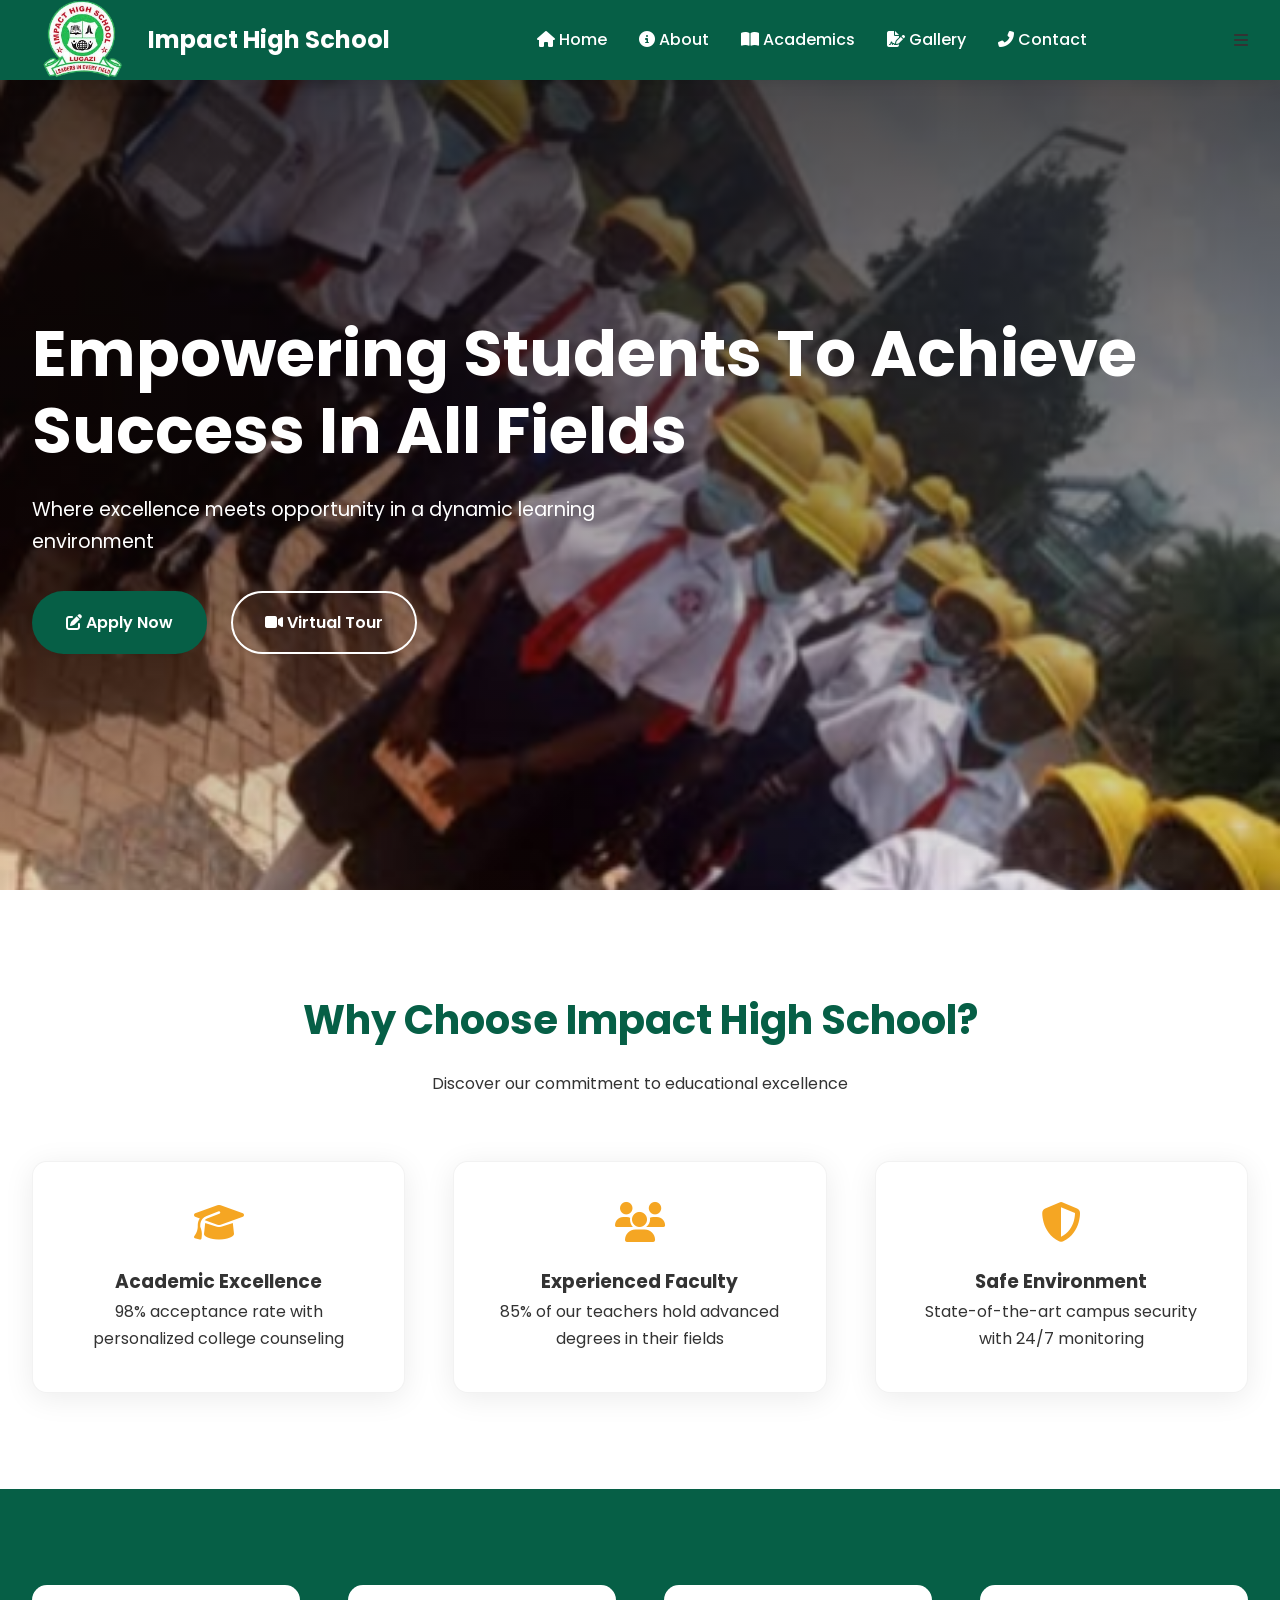
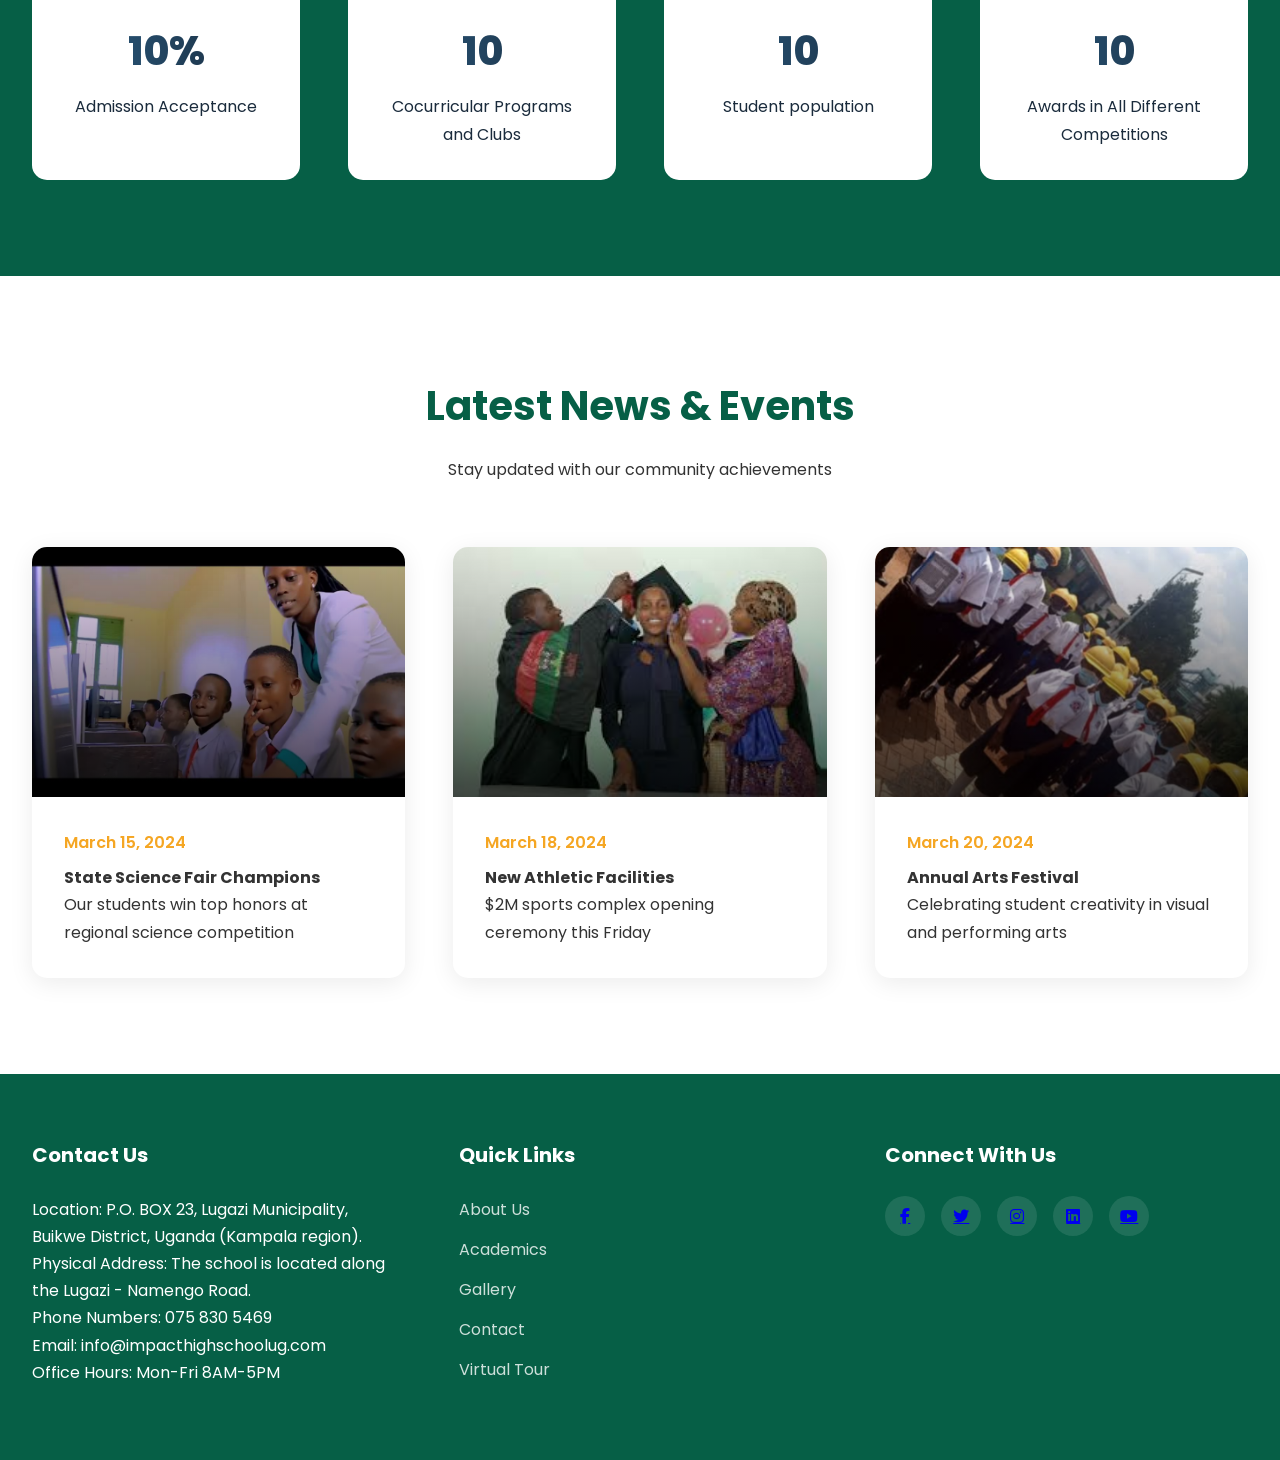
<file: old_version/index.html>
<!DOCTYPE html>
<html lang="en">
<head>
    <meta charset="UTF-8">
    <meta name="viewport" content="width=device-width, initial-scale=1.0">
    <title>Impact High School - Excellence in Education</title>
    <link rel="stylesheet" href="https://cdnjs.cloudflare.com/ajax/libs/font-awesome/6.4.0/css/all.min.css">
    <link rel="stylesheet" href="https://fonts.googleapis.com/css2?family=Poppins:wght@300;400;600;700&display=swap">
    <style>
        :root {
            --primary: #2A5C82;
            --secondary: #F5A623;
            --accent:#1A2B3C ;
            --dark:  #065f46;
            --light: white;
            --text: #333;
        }

        * {
            margin: 0;
            padding: 0;
            box-sizing: border-box;
        }

        body {
            font-family: 'Poppins', sans-serif;
            line-height: 1.7;
            color: var(--text);
            background: var(--light);
            overflow-x: hidden;
        }

        /* Header Styles */
        .header {
            background: var(--dark);
            position: sticky;
            top: 0;
            box-shadow: 0 2px 15px rgba(0,0,0,0.1);
            z-index: 1000;
            
        }

        .nav-container {
            max-width: 1400px;
            margin: 0 auto;
            padding: 0 2rem;
            display: flex;
            justify-content: space-between;
            align-items: center;
            height: 80px;
        }

        .logo {
            display: flex;
            align-items: center;
            gap: 1rem;
            text-decoration: none;
        }

        .logo img {
            height: 100px;
            width: auto;
        }

        .logo-text {
            color: white;
            font-size: 1.5rem;
            font-weight: 700;
        }
        
        .logo:hover .logo-text::after {
            transform: scaleX(1);
        }

        /* Main Navigation */
        .main-nav {
            display: flex;
            gap: 2rem;
            align-items: center;
            transition: all 0.3s ease;
        }

        .nav-link {
            color: white;
            text-decoration: none;
            position: relative;
            padding: 0.5rem 0;
            font-weight: 500;
            transition: color 0.3s ease;
        }

        .nav-link::after {
            content: '';
            position: absolute;
            bottom: 0;
            left: 0;
            width: 0;
            height: 2px;
            background: var(--secondary);
            transition: width 0.3s ease;
        }

        .nav-link:hover::after {
            width: 100%;
        }

        /* Hero Section */
       .hero {
            position: relative;
            height: 90vh;
            overflow: hidden;
            display: flex;
            align-items: center;
            color: white;
            position: relative;
            overflow: hidden;
        }

        .slideshow {
            position: absolute;
            top: 0;
            left: 0;
            width: 100%;
            height: 100%;
        }

        .slide {
            position: absolute;
            width: 100%;
            height: 100%;
            background-size: cover;
            background-position: center;
            opacity: 0;
            transition: opacity 1s ease-in-out;
        }

        .slide.active {
            opacity: 1;
        }

        .hero-overlay {
            position: absolute;
            top: 0;
            left: 0;
            width: 100%;
            height: 100%;
            background: linear-gradient(rgba(12,9,9,0.7), rgba(12,9,9,0.1)) ;
        }

        .hero-content {
            max-width: 1400px;
            margin: 0 auto;
            padding: 2rem;
            position: relative;
            z-index: 1;
            animation: float 3s ease-in-out infinite;
        }
        
        @keyframes float {
            0%, 100% { transform: translateY(0); }
            50% { transform: translateY(-20px); }
        }

        .hero h1 {
            font-size: 4rem;
            margin-bottom: 1.5rem;
            line-height: 1.2;
        }

        .hero p {
            font-size: 1.2rem;
            margin-bottom: 2rem;
            max-width: 600px;
        }

        .cta-buttons {
            display: flex;
            gap: 1.5rem;
            margin-top: 2rem;
        }

        .btn {
            padding: 1rem 2rem;
            border-radius: 50px;
            text-decoration: none;
            font-weight: 600;
            transition: all 0.3s ease;
            border: 2px solid transparent;
        }

        .btn-primary {
            background:var(--dark);
            color: white;
            
        }

        .btn-primary:hover {
            transform: translateY(-2px);
            box-shadow: 0 5px 15px rgba(245,166,35,0.3);
        }

        .btn-outline {
            border-color: white;
            color: white;
        }

        .btn-outline:hover {
            background: white;
            color: var(--primary);
        }


        /* Features Section */
        .features {
            padding: 6rem 2rem;
            background: white;
        }

        .section-title {
            text-align: center;
            margin-bottom: 4rem;
        }

        .section-title h2 {
            font-size: 2.5rem;
            color: var(--dark);
            margin-bottom: 1rem;
        }

        .grid {
            display: grid;
            grid-template-columns: repeat(auto-fit, minmax(300px, 1fr));
            gap: 3rem;
            max-width: 1400px;
            margin: 0 auto;
        }

        .feature-card {
            padding: 2.5rem;
            border-radius: 15px;
            background: white;
            text-align: center;
            transition: all 0.3s ease;
            box-shadow: 0 5px 30px rgba(0,0,0,0.08);
            border: 1px solid rgba(0,0,0,0.05);
        }

        .feature-card:hover {
            transform: translateY(-10px);
            box-shadow: 0 15px 40px rgba(0,0,0,0.5);
        }

        .feature-icon {
            font-size: 2.5rem;
            color: var(--secondary);
            margin-bottom: 1.5rem;
        }

        /* Stats Section */
        .stats {
            padding: 6rem 2rem;
            background: var(--dark);
            color:white;
        }

        .stats-grid {
            display: grid;
            grid-template-columns: repeat(auto-fit, minmax(250px, 1fr));
            gap: 3rem;
            max-width: 1400px;
            margin: 0 auto;
        }

        .stat-item {
            text-align: center;
            color:var(--accent);
            padding: 2rem;
            background: rgba(255,255,255,1);
            border-radius: 15px;
            backdrop-filter: blur(10px);
            opacity: 0;
            transform: translateX(-50px);
            animation: slideIn 0.8s ease-out forwards;
        }

        .stat-item:nth-child(1) { animation-delay: 0.2s; }
        .stat-item:nth-child(2) { animation-delay: 0.4s; }
        .stat-item:nth-child(3) { animation-delay: 0.6s; }
        .stat-item:nth-child(4) { animation-delay: 0.8s; }

        @keyframes slideIn {
            to {
                opacity: 1;
                transform: translateX(0);
            }
        }

        .stat-number {
            font-size: 2.5rem;
            font-weight: 800;
            
            margin-bottom: 0.5rem;
            background: linear-gradient(to right, var(--primary), var(--accent));
            -webkit-background-clip: text;
            -webkit-text-fill-color: transparent;
        }

        /* News Section */
        .news-section {
            padding: 6rem 2rem;
            background: var(--light);
        }

        .news-grid {
            display: grid;
            grid-template-columns: repeat(auto-fit, minmax(350px, 1fr));
            gap: 3rem;
            max-width: 1400px;
            margin: 0 auto;
        }

        .news-card {
            border-radius: 15px;
            overflow: hidden;
            box-shadow: 0 5px 25px rgba(0,0,0,0.08);
            transition: all 0.3s ease;
            background: white;
        }

        .news-card:hover {
            transform: translateY(-10px);
            box-shadow: 0 15px 40px rgba(0,0,0,0.1);
        }

        .news-image {
            height: 250px;
            background-size: cover;
            background-position: center;
            position: relative;
        }

        .news-image::after {
            content: '';
            position: absolute;
            top: 0;
            left: 0;
            right: 0;
            bottom: 0;
            background: linear-gradient(to top, rgba(0,0,0,0.7), transparent);
        }

        .news-content {
            padding: 2rem;
        }

        .news-date {
            color: var(--secondary);
            font-weight: 600;
            margin-bottom: 0.5rem;
        }

        /* Footer */
        .footer {
            background: var(--dark);
            color: white;
            padding: 4rem 2rem;
        }

        .footer-content {
            max-width: 1400px;
            margin: 0 auto;
            display: grid;
            grid-template-columns: repeat(auto-fit, minmax(250px, 1fr));
            gap: 4rem;
        }

        .footer-section h3 {
            color: white;
            margin-bottom: 1.5rem;
            font-size: 1.25rem;
        }

        .footer-links {
            list-style: none;
        }

        .footer-links li {
            margin-bottom: 0.8rem;
        }

        .footer-links a {
            color: rgba(255,255,255,0.8);
            text-decoration: none;
            transition: all 0.3s ease;
        }

        .footer-links a:hover {
            color: var(--secondary);
            padding-left: 5px;
        }

        .social-links {
            display: flex;
            gap: 1rem;
            margin-top: 1rem;
        }

        .social-links a {
            width: 40px;
            height: 40px;
            border-radius: 50%;
            background: rgba(255,255,255,0.1);
            display: flex;
            align-items: center;
            justify-content: center;
            transition: all 0.3s ease;
        }

        .social-links a:hover {
            background: var(--secondary);
            transform: translateY(-3px);
        }

        /* Responsive Design */
        @media (max-width: 768px) {
            .hero h1 {
                font-size: 2.5rem;
            }

            .main-nav {
                position: fixed;
                top: 80px;
                right: -100%;
                background: var(--dark);
                flex-direction: column;
                width: 100%;
                padding: 2rem;
                transition: right 0.3s ease;
            }

            .main-nav.active {
                right: 0;
            }

            .hamburger {
                display: block;
                color: white;
                font-size: 1.5rem;
                cursor: pointer;
                transition: transform 0.3s ease;
            }

            .hamburger.active {
                transform: rotate(90deg);
            }
        }
         @media (max-width: 768px) {
            .nav-container {
                height: 80px;
                padding: 0 1.5rem;
            }
    
            .logo img {
                height: 60px;
            }
    
            .main-nav {
                top: 80px;
                backdrop-filter: blur(15px);
            
                padding: 2rem 1.5rem;
            }
    
            .nav-link {
                padding: 1rem 0;
                font-size: 1.1rem;
            }
        }
    </style>
</head>
<body>
    <header class="header">
        <nav class="nav-container">
            <a href="index.html" class="logo">
                <img src="pics/impactt.png" alt="Impact High School Logo">
                <span class="logo-text">Impact High School</span>
            </a>
           <div class="main-nav">
            <a href="index.html" class="nav-link">
                <i class="fas fa-home"></i>
                Home
            </a>
            <a href="about.html" class="nav-link">
                <i class="fas fa-info-circle"></i>
                About
            </a>
            <a href="academics.html" class="nav-link">
                <i class="fas fa-book-open"></i>
                Academics
            </a>
            <a href="gallery.html" class="nav-link">
                <i class="fas fa-file-signature"></i>
                Gallery
            </a>
            <a href="contact.html" class="nav-link">
                <i class="fas fa-phone-alt"></i>
                Contact
            </a>
        </div>
            <i class="fas fa-bars hamburger"></i>
        </nav>
    </header>

    <section class="hero">
        <div class="slideshow">
            <div class="slide active" style="background-image: url('pics/4.png')"></div>
            <div class="slide" style="background-image: url('pics/1.png')"></div>
            <div class="slide" style="background-image: url('pics/2.png')"></div>
        </div>
        <div class="hero-overlay"></div>
        <div class="hero-content">
            <h1>Empowering Students To Achieve Success In All Fields</h1>
            <p>Where excellence meets opportunity in a dynamic learning environment</p>
            <div class="cta-buttons">
            <a href="apply.html" class="btn btn-primary">
            <i class="fas fa-edit"></i>
            Apply Now
            </a>
            <a href="video.html" class="btn btn-outline">
            <i class="fas fa-video"></i>
            Virtual Tour
            </a>
            </div>
        </div>
            <!-- Existing hero content remains the same -->
    </section>


    <section class="features">
        <div class="section-title">
            <h2>Why Choose Impact High School?</h2>
            <p>Discover our commitment to educational excellence</p>
        </div>
        <div class="grid">
            <div class="feature-card">
                <i class="fas fa-graduation-cap feature-icon"></i>
                <h3>Academic Excellence</h3>
                <p>98% acceptance rate with personalized college counseling</p>
            </div>
            <div class="feature-card">
                <i class="fas fa-users feature-icon"></i>
                <h3>Experienced Faculty</h3>
                <p>85% of our teachers hold advanced degrees in their fields</p>
            </div>
            <div class="feature-card">
                <i class="fas fa-shield-alt feature-icon"></i>
                <h3>Safe Environment</h3>
                <p>State-of-the-art campus security with 24/7 monitoring</p>
            </div>
        </div>
    </section>

    <section class="stats">
        <div class="stats-grid">
            <div class="stat-item">
                <div class="stat-number">98%</div>
                <div>Admission Acceptance</div>
            </div>
            <div class="stat-item">
                <div class="stat-number">50+</div>
                <div>Cocurricular Programs and Clubs</div>
            </div>
            <div class="stat-item">
                <div class="stat-number">1000</div>
                <div>Student population</div>
            </div>
            <div class="stat-item">
                <div class="stat-number">35</div>
                <div>Awards in All Different Competitions</div>
            </div>
        </div>
    </section>

    <section class="news-section">
        <div class="section-title">
            <h2>Latest News & Events</h2>
            <p>Stay updated with our community achievements</p>
        </div>
        <div class="news-grid">
            <div class="news-card">
                <div class="news-image" style="background-image: url('pics/1.png')"></div>
                <div class="news-content">
                    <div class="news-date">March 15, 2024</div>
                    <h4>State Science Fair Champions</h4>
                    <p>Our students win top honors at regional science competition</p>
                </div>
            </div>
            <div class="news-card">
                <div class="news-image" style="background-image: url('pics/2.png')"></div>
                <div class="news-content">
                    <div class="news-date">March 18, 2024</div>
                    <h4>New Athletic Facilities</h4>
                    <p>$2M sports complex opening ceremony this Friday</p>
                </div>
            </div>
            <div class="news-card">
                <div class="news-image" style="background-image: url('pics/4.png')"></div>
                <div class="news-content">
                    <div class="news-date">March 20, 2024</div>
                    <h4>Annual Arts Festival</h4>
                    <p>Celebrating student creativity in visual and performing arts</p>
                </div>
            </div>
        </div>
    </section>

    <footer class="footer">
        <div class="footer-content">
            <div class="footer-section">
                <h3>Contact Us</h3>
                <p>Location: P.O. BOX 23, Lugazi Municipality, Buikwe District, Uganda (Kampala region).<br>
                Physical Address: The school is located along the Lugazi - Namengo Road.<br>
                Phone Numbers: 075 830 5469<br>
                Email: info@impacthighschoolug.com<br>
                Office Hours: Mon-Fri 8AM-5PM</p>
            </div>
            <div class="footer-section">
                <h3>Quick Links</h3>
                <ul class="footer-links">
                    <li><a href="about.html">About Us</a></li>
                    <li><a href="academics.html">Academics</a></li>
                    <li><a href="gallery.html">Gallery</a></li>
                    <li><a href="contact.html">Contact</a></li>
                    <li><a href="video.html">Virtual Tour</a></li>
                </ul>
            </div>
            <div class="footer-section">
                <h3>Connect With Us</h3>
                <div class="social-links">
                    <a href="https://www.facebook.com/p/Impact-high-school-lugazi-100064060272255/"><i class="fab fa-facebook-f"></i></a>
                    <a href="#"><i class="fab fa-twitter"></i></a>
                    <a href="https://www.instagram.com/impact_high_school_lugazi/"><i class="fab fa-instagram"></i></a>
                    <a href="https://ug.linkedin.com/company/impact-high-school-lugazi"><i class="fab fa-linkedin"></i></a>
                    <a href="https://www.youtube.com/watch?v=IFVZ60-DcK4"><i class="fab fa-youtube"></i></a>
                </div>
            </div>
        </div>
    </footer>

    <script>
         // Add slideshow functionality
        let currentSlide = 0;
        const slides = document.querySelectorAll('.slide');

        function nextSlide() {
            slides[currentSlide].classList.remove('active');
            currentSlide = (currentSlide + 1) % slides.length;
            slides[currentSlide].classList.add('active');
        }

        // Start slideshow and cycle every 5 seconds
        setInterval(nextSlide, 5000);

        // Existing JavaScript remains unchanged
           // Animated number counters
        document.addEventListener('DOMContentLoaded', () => {
            const counters = document.querySelectorAll('.stat-number');
            counters.forEach(counter => {
                const target = parseInt(counter.innerText);
                let count = 0;
                const updateCount = () => {
                    if (count < target) {
                        count++;
                        counter.innerText = count + (counter.innerText.includes('%') ? '%' : '');
                        setTimeout(updateCount, 150);
                    }
                }
                updateCount();
            });
        });
        
        // Enhanced Mobile Menu
        const hamburger = document.querySelector('.hamburger');
        const nav = document.querySelector('.main-nav');

        hamburger.addEventListener('click', () => {
            nav.classList.toggle('active');
            hamburger.classList.toggle('active');
        });

        // Smooth Scroll with Offset
        document.querySelectorAll('a[href^="#"]').forEach(anchor => {
            anchor.addEventListener('click', function(e) {
                e.preventDefault();
                const target = document.querySelector(this.getAttribute('href'));
                const headerOffset = 80;
                const elementPosition = target.getBoundingClientRect().top;
                const offsetPosition = elementPosition - headerOffset;

                window.scrollBy({
                    top: offsetPosition,
                    behavior: 'smooth'
                });
            });
        });

        // Intersection Observer for Animations
        const observer = new IntersectionObserver((entries) => {
            entries.forEach(entry => {
                if (entry.isIntersecting) {
                    entry.target.style.opacity = 1;
                    entry.target



.style.transform='translateY(0)';
}
});
},{threshold:0.1});

    document.querySelectorAll('.feature-card, .news-card, .stat-item').forEach(el => {
        el.style.opacity = 0;
        el.style.transform = 'translateY(30px)';
        observer.observe(el);
    });

    // Dynamic Year Update
    document.getElementById('current-year').textContent = new Date().getFullYear();
</script>

<script async type='module' src='https://interfaces.zapier.com/assets/web-components/zapier-interfaces/zapier-interfaces.esm.js'></script>
<zapier-interfaces-chatbot-embed is-popup='true' chatbot-id='cmks0upgf002irzj2km2b9cpo'></zapier-interfaces-chatbot-embed>
</file>
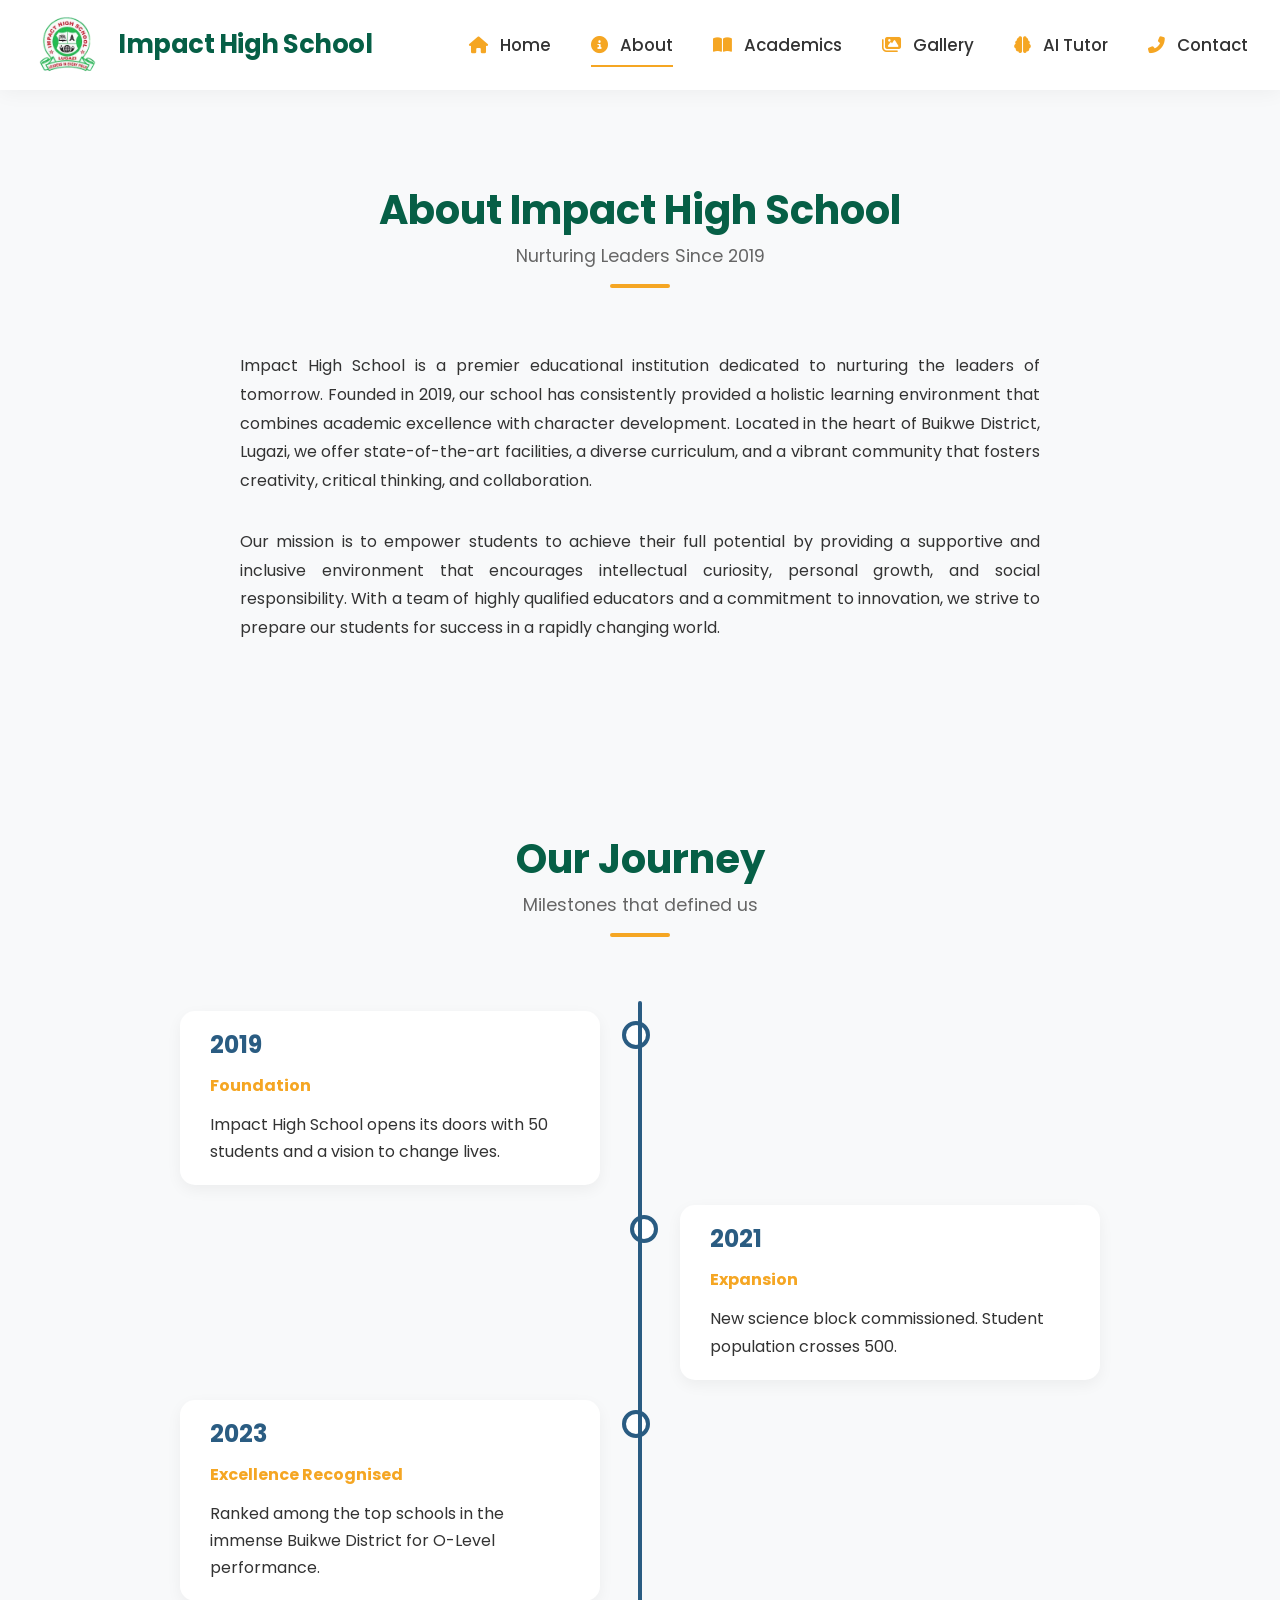
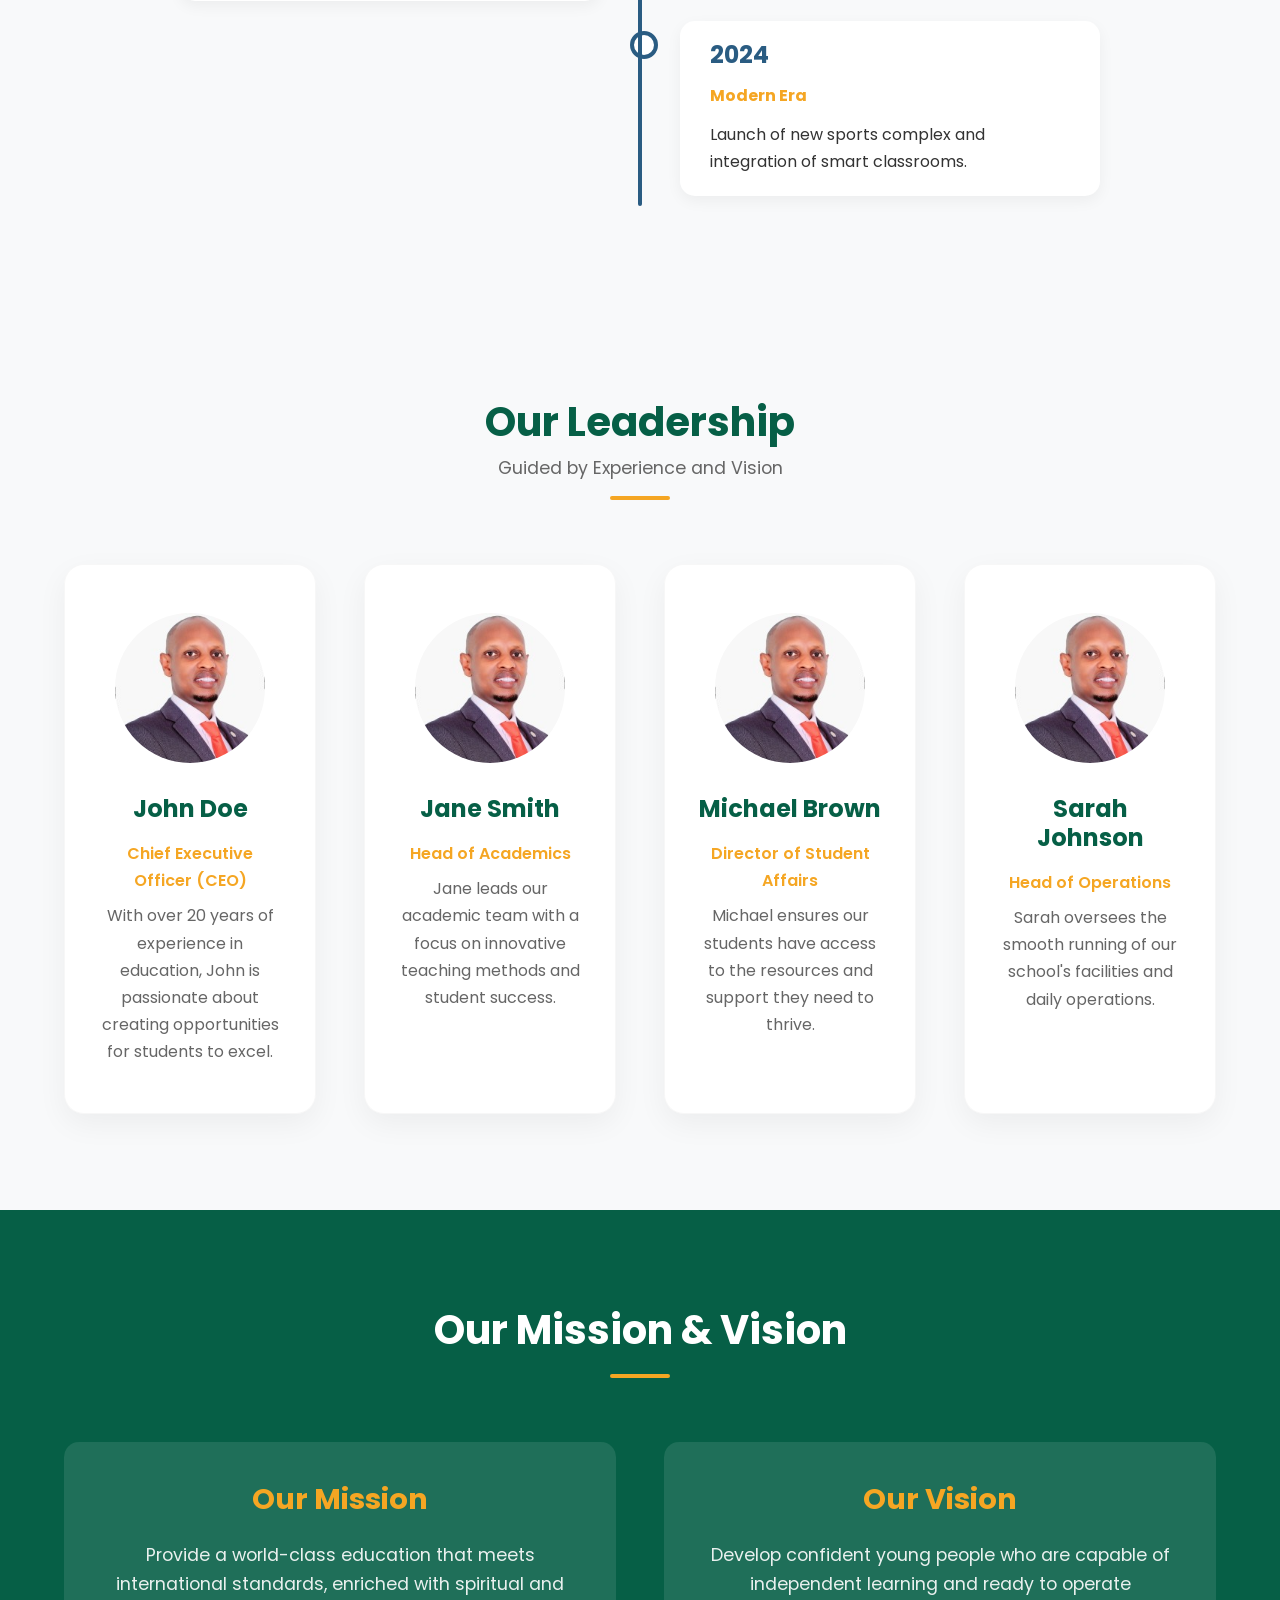
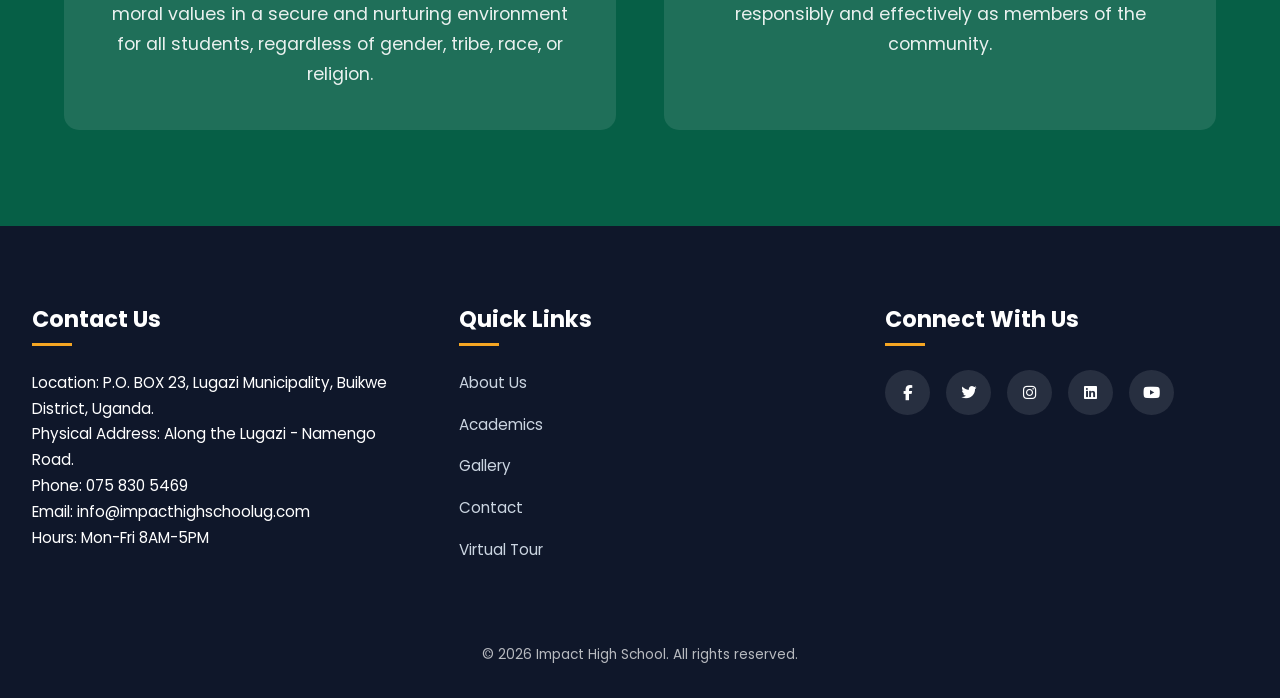
<file: about.html>
<!DOCTYPE html>
<html lang="en">

<head>
    <meta charset="UTF-8">
    <meta name="viewport" content="width=device-width, initial-scale=1.0">
    <title>About Us - Impact High School</title>
    <link rel="stylesheet" href="https://cdnjs.cloudflare.com/ajax/libs/font-awesome/6.4.0/css/all.min.css">
    <link rel="stylesheet"
        href="https://fonts.googleapis.com/css2?family=Poppins:wght@300;400;500;600;700&display=swap">
    <link rel="stylesheet" href="styles.css">
</head>

<body>
    <header class="header">
        <nav class="nav-container">
            <a href="index.html" class="logo">
                <img src="pics/impactt.png" alt="Impact High School Logo">
                <span class="logo-text">Impact High School</span>
            </a>
            <div class="main-nav">
                <a href="index.html" class="nav-link">
                    <i class="fas fa-home"></i>
                    Home
                </a>
                <a href="about.html" class="nav-link active">
                    <i class="fas fa-info-circle"></i>
                    About
                </a>
                <a href="academics.html" class="nav-link">
                    <i class="fas fa-book-open"></i>
                    Academics
                </a>
                <a href="gallery.html" class="nav-link">
                    <i class="fas fa-images"></i>
                    Gallery
                </a>
                <a href="learning-hub.html" class="nav-link">
                    <i class="fas fa-brain"></i>
                    AI Tutor
                </a>
                <a href="contact.html" class="nav-link">
                    <i class="fas fa-phone-alt"></i>
                    Contact
                </a>
            </div>
            <i class="fas fa-bars hamburger" role="button" aria-label="Toggle navigation" tabindex="0"></i>
        </nav>
    </header>

    <main>
        <section class="about-section" style="padding: 6rem 2rem;">
            <div class="container">
                <div class="section-title">
                    <h2>About Impact High School</h2>
                    <p>Nurturing Leaders Since 2019</p>
                </div>
                <div style="max-width: 800px; margin: 0 auto; text-align: justify; line-height: 1.8;">
                    <p style="margin-bottom: 2rem;">
                        Impact High School is a premier educational institution dedicated to nurturing the leaders of
                        tomorrow.
                        Founded in 2019, our school has consistently provided a holistic learning environment that
                        combines academic
                        excellence with character development. Located in the heart of Buikwe District, Lugazi, we offer
                        state-of-the-art
                        facilities, a diverse curriculum, and a vibrant community that fosters creativity, critical
                        thinking, and collaboration.
                    </p>
                    <p>
                        Our mission is to empower students to achieve their full potential by providing a supportive and
                        inclusive environment
                        that encourages intellectual curiosity, personal growth, and social responsibility. With a team
                        of highly qualified
                        educators and a commitment to innovation, we strive to prepare our students for success in a
                        rapidly changing world.
                    </p>
                </div>
            </div>
        </section>

        <!-- History Timeline -->
        <section class="history-section" style="padding: 6rem 0; background: #f8f9fa;">
            <div class="container">
                <div class="section-title">
                    <h2>Our Journey</h2>
                    <p>Milestones that defined us</p>
                </div>
                <div class="timeline">
                    <div class="timeline-item left">
                        <div class="timeline-content">
                            <h3>2019</h3>
                            <h4>Foundation</h4>
                            <p>Impact High School opens its doors with 50 students and a vision to change lives.</p>
                        </div>
                    </div>
                    <div class="timeline-item right">
                        <div class="timeline-content">
                            <h3>2021</h3>
                            <h4>Expansion</h4>
                            <p>New science block commissioned. Student population crosses 500.</p>
                        </div>
                    </div>
                    <div class="timeline-item left">
                        <div class="timeline-content">
                            <h3>2023</h3>
                            <h4>Excellence Recognised</h4>
                            <p>Ranked among the top schools in the immense Buikwe District for O-Level performance.</p>
                        </div>
                    </div>
                    <div class="timeline-item right">
                        <div class="timeline-content">
                            <h3>2024</h3>
                            <h4>Modern Era</h4>
                            <p>Launch of new sports complex and integration of smart classrooms.</p>
                        </div>
                    </div>
                </div>
            </div>
        </section>

        <section class="leadership-section" style="background: var(--light); padding: 6rem 2rem;">
            <div class="container">
                <div class="section-title">
                    <h2>Our Leadership</h2>
                    <p>Guided by Experience and Vision</p>
                </div>
                <div class="grid" style="grid-template-columns: repeat(auto-fit, minmax(250px, 1fr));">
                    <div class="leader-card feature-card">
                        <img src="pics/1728209172390.jpeg" alt="John Doe"
                            style="width: 150px; height: 150px; border-radius: 50%; object-fit: cover; margin-bottom: 1.5rem;">
                        <h3>John Doe</h3>
                        <p style="color: var(--secondary); font-weight: 600; margin-bottom: 0.5rem;">Chief Executive
                            Officer (CEO)</p>
                        <p>With over 20 years of experience in education, John is passionate about creating
                            opportunities for students to excel.</p>
                    </div>
                    <div class="leader-card feature-card">
                        <img src="pics/1728209172390.jpeg" alt="Jane Smith"
                            style="width: 150px; height: 150px; border-radius: 50%; object-fit: cover; margin-bottom: 1.5rem;">
                        <h3>Jane Smith</h3>
                        <p style="color: var(--secondary); font-weight: 600; margin-bottom: 0.5rem;">Head of Academics
                        </p>
                        <p>Jane leads our academic team with a focus on innovative teaching methods and student success.
                        </p>
                    </div>
                    <div class="leader-card feature-card">
                        <img src="pics/1728209172390.jpeg" alt="Michael Brown"
                            style="width: 150px; height: 150px; border-radius: 50%; object-fit: cover; margin-bottom: 1.5rem;">
                        <h3>Michael Brown</h3>
                        <p style="color: var(--secondary); font-weight: 600; margin-bottom: 0.5rem;">Director of Student
                            Affairs</p>
                        <p>Michael ensures our students have access to the resources and support they need to thrive.
                        </p>
                    </div>
                    <div class="leader-card feature-card">
                        <img src="pics/1728209172390.jpeg" alt="Sarah Johnson"
                            style="width: 150px; height: 150px; border-radius: 50%; object-fit: cover; margin-bottom: 1.5rem;">
                        <h3>Sarah Johnson</h3>
                        <p style="color: var(--secondary); font-weight: 600; margin-bottom: 0.5rem;">Head of Operations
                        </p>
                        <p>Sarah oversees the smooth running of our school's facilities and daily operations.</p>
                    </div>
                </div>
            </div>
        </section>

        <section class="mission-vision-section" style="padding: 6rem 2rem; background: var(--dark); color: white;">
            <div class="container">
                <div class="section-title">
                    <h2 style="color: white !important;">Our Mission & Vision</h2>
                </div>
                <div class="grid">
                    <div class="mission-vision-card"
                        style="background: rgba(255, 255, 255, 0.1); padding: 2.5rem; border-radius: 15px; text-align: center;">
                        <h3 style="color: var(--secondary); font-size: 1.8rem; margin-bottom: 1.5rem;">Our Mission</h3>
                        <p style="font-size: 1.1rem; opacity: 0.9;">
                            Provide a world-class education that meets international standards, enriched with spiritual
                            and moral values in a secure and nurturing environment for all students, regardless of
                            gender, tribe, race, or religion.
                        </p>
                    </div>
                    <div class="mission-vision-card"
                        style="background: rgba(255, 255, 255, 0.1); padding: 2.5rem; border-radius: 15px; text-align: center;">
                        <h3 style="color: var(--secondary); font-size: 1.8rem; margin-bottom: 1.5rem;">Our Vision</h3>
                        <p style="font-size: 1.1rem; opacity: 0.9;">
                            Develop confident young people who are capable of independent learning and ready to operate
                            responsibly and effectively as members of the community.
                        </p>
                    </div>
                </div>
            </div>
        </section>
    </main>

    <footer class="footer">
        <div class="footer-content">
            <div class="footer-section">
                <h3>Contact Us</h3>
                <p>Location: P.O. BOX 23, Lugazi Municipality, Buikwe District, Uganda.<br>
                    Physical Address: Along the Lugazi - Namengo Road.<br>
                    Phone: 075 830 5469<br>
                    Email: info@impacthighschoolug.com<br>
                    Hours: Mon-Fri 8AM-5PM</p>
            </div>
            <div class="footer-section">
                <h3>Quick Links</h3>
                <ul class="footer-links">
                    <li><a href="about.html">About Us</a></li>
                    <li><a href="academics.html">Academics</a></li>
                    <li><a href="gallery.html">Gallery</a></li>
                    <li><a href="contact.html">Contact</a></li>
                    <li><a href="video.html">Virtual Tour</a></li>
                </ul>
            </div>
            <div class="footer-section">
                <h3>Connect With Us</h3>
                <div class="social-links">
                    <a href="https://www.facebook.com/p/Impact-high-school-lugazi-100064060272255/"
                        aria-label="Facebook"><i class="fab fa-facebook-f"></i></a>
                    <a href="#" aria-label="Twitter"><i class="fab fa-twitter"></i></a>
                    <a href="https://www.instagram.com/impact_high_school_lugazi/" aria-label="Instagram"><i
                            class="fab fa-instagram"></i></a>
                    <a href="https://ug.linkedin.com/company/impact-high-school-lugazi" aria-label="LinkedIn"><i
                            class="fab fa-linkedin"></i></a>
                    <a href="https://www.youtube.com/watch?v=IFVZ60-DcK4" aria-label="YouTube"><i
                            class="fab fa-youtube"></i></a>
                </div>
            </div>
        </div>
        <div class="text-center" style="opacity: 0.7; font-size: 0.9em;">
            &copy; <span id="current-year"></span> Impact High School. All rights reserved.
        </div>
    </footer>

    <script src="scripts.js"></script>
    <script async type='module'
        src='https://interfaces.zapier.com/assets/web-components/zapier-interfaces/zapier-interfaces.esm.js'></script>
    <zapier-interfaces-chatbot-embed is-popup='true'
        chatbot-id='cmks0upgf002irzj2km2b9cpo'></zapier-interfaces-chatbot-embed>
</body>

</html>
</file>
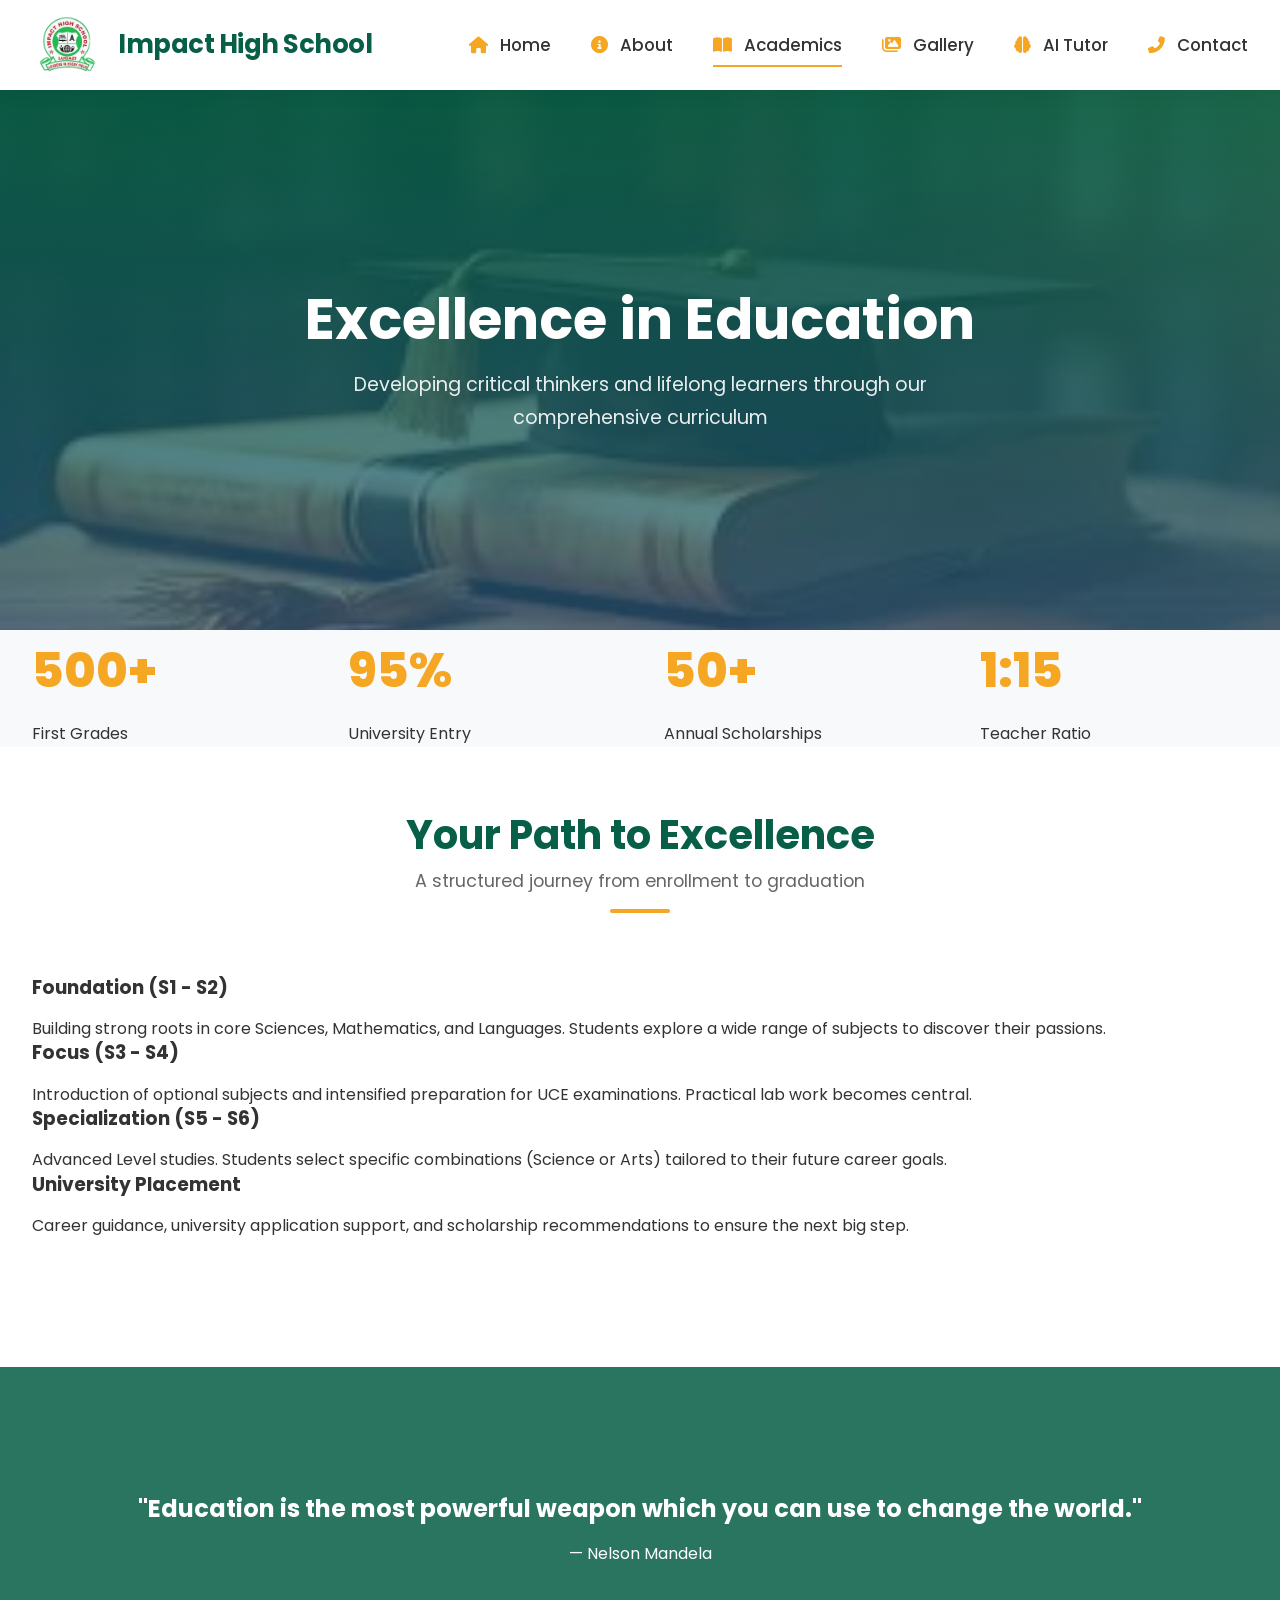
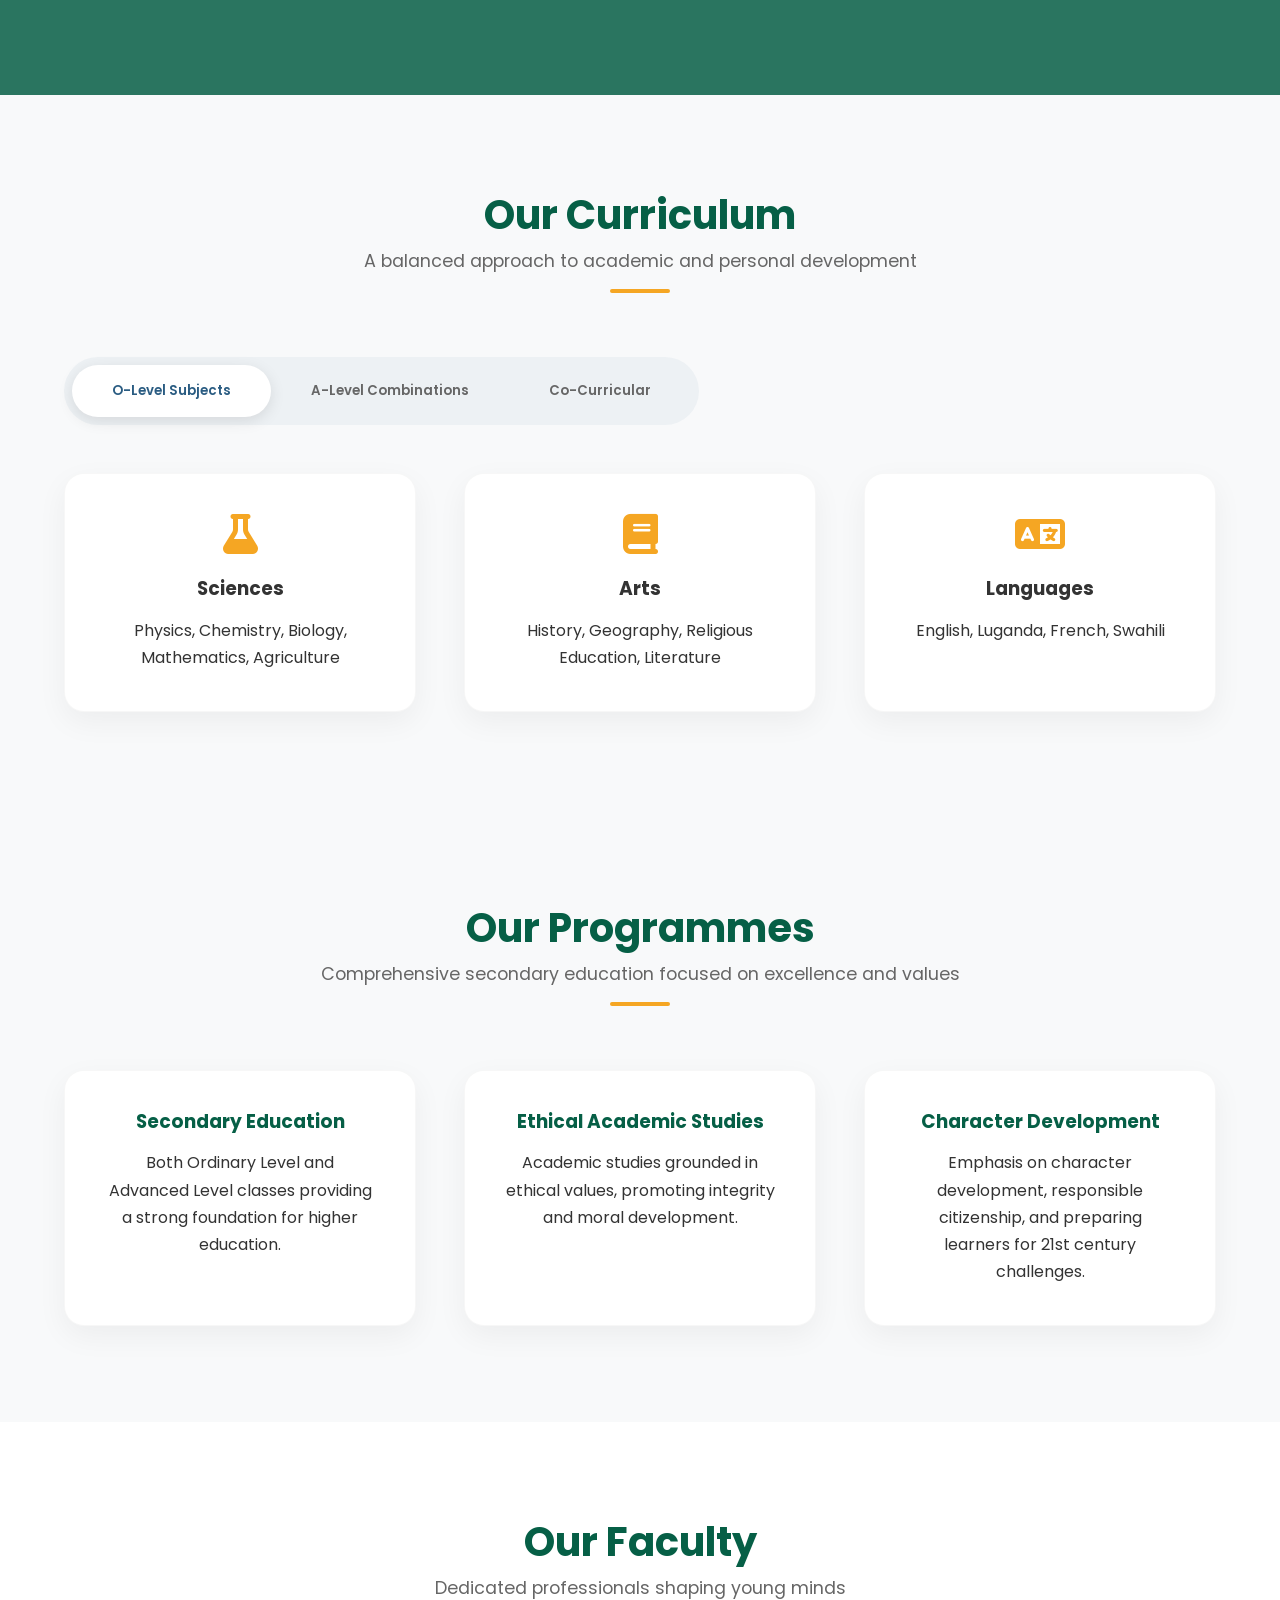
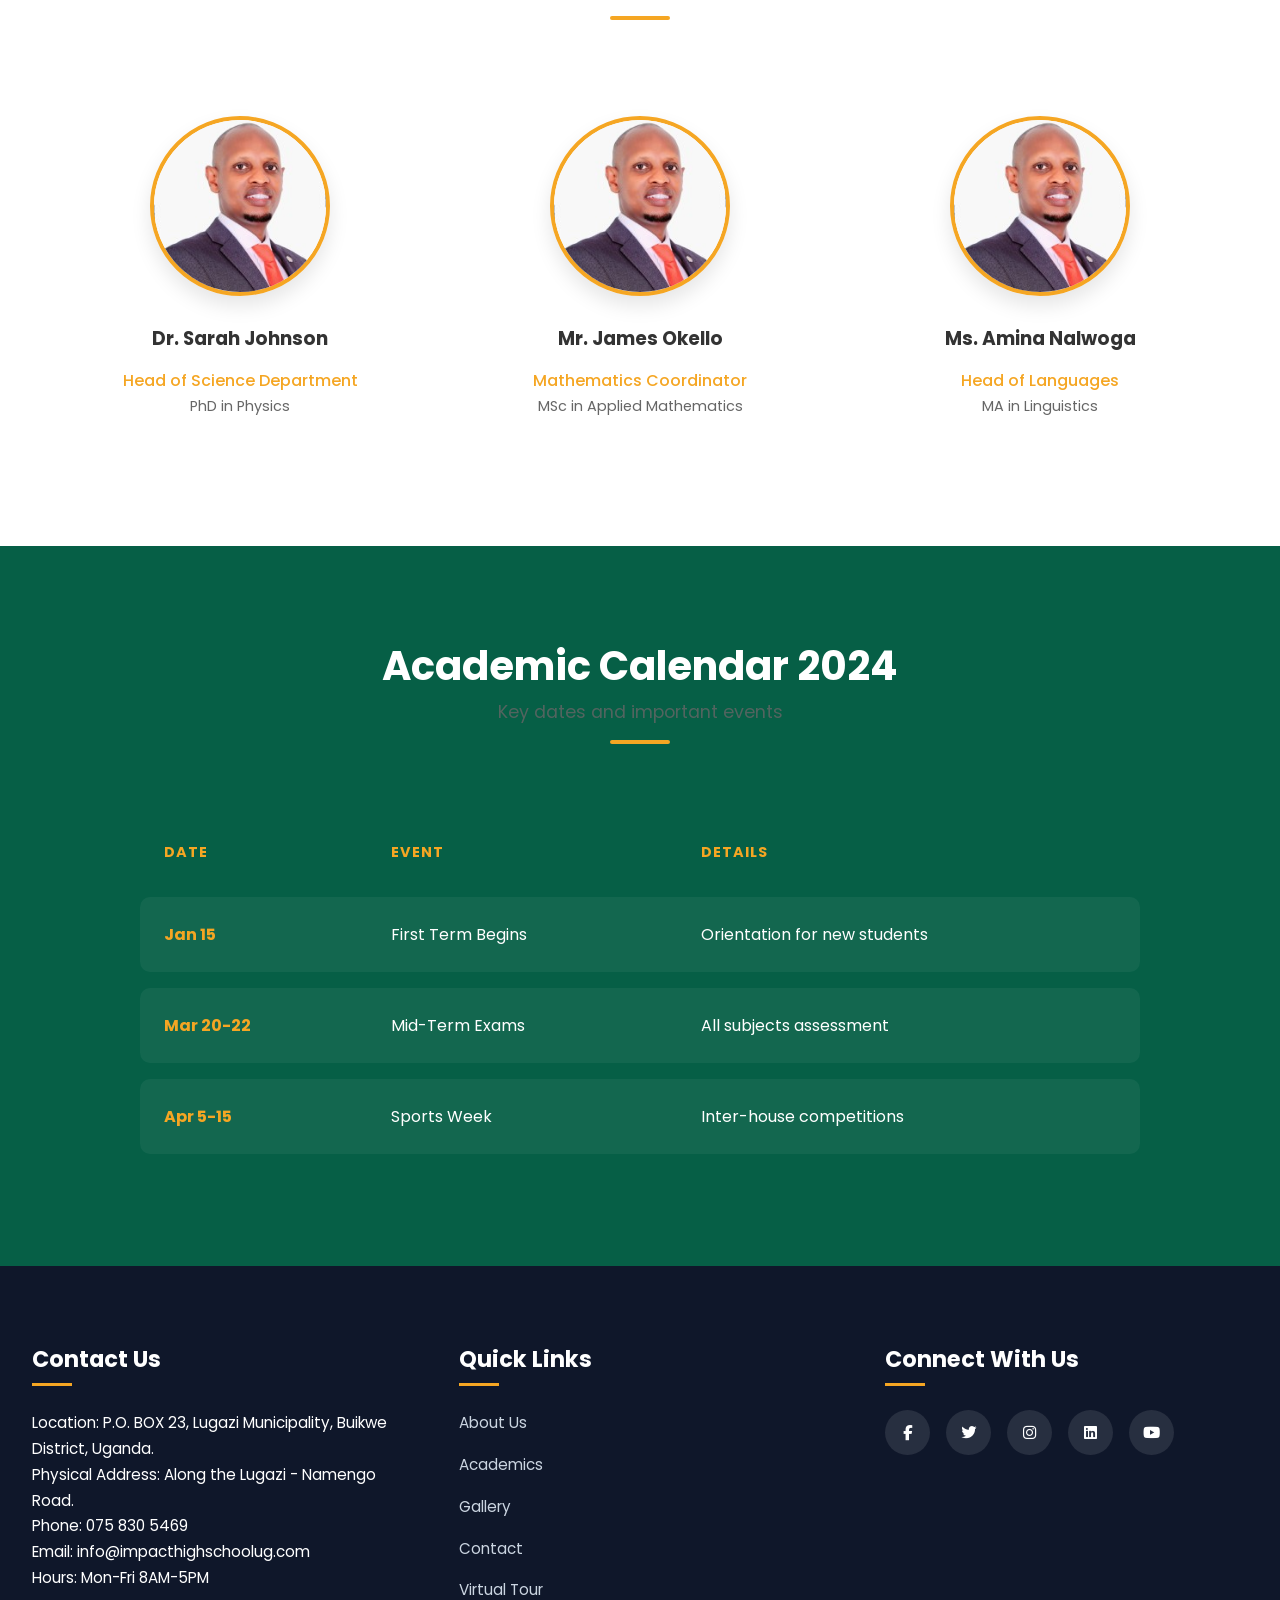
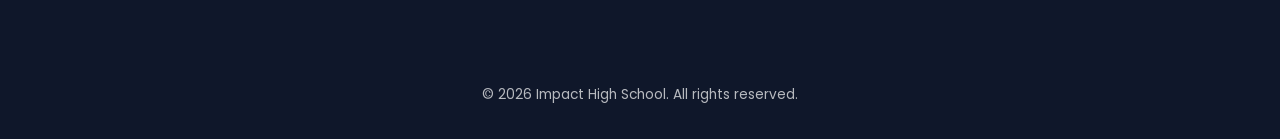
<file: academics.html>
<!DOCTYPE html>
<html lang="en">

<head>
    <meta charset="UTF-8">
    <meta name="viewport" content="width=device-width, initial-scale=1.0">
    <title>Academics - Impact High School</title>
    <link rel="stylesheet" href="https://cdnjs.cloudflare.com/ajax/libs/font-awesome/6.4.0/css/all.min.css">
    <link rel="stylesheet"
        href="https://fonts.googleapis.com/css2?family=Poppins:wght@300;400;500;600;700&display=swap">
    <link rel="stylesheet" href="styles.css">
    <style>
        .academics-hero {
            min-height: 60vh;
            background: linear-gradient(rgba(6, 95, 70, 0.9), rgba(42, 92, 130, 0.7)),
                url('pics/academics-bg.jpg') center/cover;
            display: flex;
            align-items: center;
            justify-content: center;
            color: white;
            padding: 4rem 2rem;
            position: relative;
            text-align: center;
        }

        .academics-hero::after {
            /* Fallback background if image missing */
            content: '';
            position: absolute;
            top: 0;
            left: 0;
            width: 100%;
            height: 100%;
            background: var(--dark);
            z-index: -1;
        }

        .curriculum,
        .programmes,
        .faculty,
        .calendar {
            padding: 6rem 2rem;
        }

        .programmes {
            background: var(--light);
        }

        .faculty {
            background: var(--white);
        }

        .calendar {
            background: var(--dark);
            color: white;
        }

        .subject-card,
        .programme-card {
            background: var(--white);
            padding: 2.5rem;
            border-radius: 20px;
            box-shadow: 0 10px 30px rgba(0, 0, 0, 0.05);
            transition: var(--transition);
            border: 1px solid rgba(0, 0, 0, 0.03);
            text-align: center;
        }

        .subject-card:hover,
        .programme-card:hover {
            transform: translateY(-10px);
            box-shadow: 0 20px 40px rgba(0, 0, 0, 0.1);
        }

        .subject-icon {
            font-size: 2.5rem;
            color: var(--secondary);
            margin-bottom: 1.5rem;
            display: inline-block;
        }

        .programme-card h3 {
            color: var(--dark);
            margin-bottom: 1rem;
        }

        .faculty-card {
            text-align: center;
            padding: 2rem;
            background: var(--white);
            border-radius: 20px;
            transition: var(--transition);
        }

        .faculty-card:hover {
            background: var(--light);
        }

        .faculty-img {
            width: 180px;
            height: 180px;
            border-radius: 50%;
            object-fit: cover;
            margin-bottom: 1.5rem;
            border: 4px solid var(--secondary);
            box-shadow: 0 10px 20px rgba(0, 0, 0, 0.1);
        }

        .calendar-table {
            width: 100%;
            max-width: 1000px;
            margin: 3rem auto 0;
            border-collapse: separate;
            border-spacing: 0 1rem;
        }

        .calendar-table th {
            text-align: left;
            padding: 1rem 1.5rem;
            color: var(--secondary);
            text-transform: uppercase;
            letter-spacing: 1px;
            font-size: 0.9rem;
        }

        .calendar-table td {
            background: rgba(255, 255, 255, 0.05);
            padding: 1.5rem;
            vertical-align: middle;
        }

        .calendar-table tr td:first-child {
            border-top-left-radius: 10px;
            border-bottom-left-radius: 10px;
            font-weight: 700;
            color: var(--secondary);
        }

        .calendar-table tr td:last-child {
            border-top-right-radius: 10px;
            border-bottom-right-radius: 10px;
        }

        @media (max-width: 768px) {
            .calendar-table th {
                display: none;
            }

            .calendar-table tr {
                display: block;
                margin-bottom: 1.5rem;
            }

            .calendar-table td {
                display: block;
                padding: 0.8rem 1.5rem;
                border-radius: 0 !important;
            }

            .calendar-table tr td:first-child {
                border-top-left-radius: 10px !important;
                border-top-right-radius: 10px !important;
                background: rgba(255, 255, 255, 0.1);
            }

            .calendar-table tr td:last-child {
                border-bottom-left-radius: 10px !important;
                border-bottom-right-radius: 10px !important;
            }
        }
    </style>
</head>

<body>
    <header class="header">
        <nav class="nav-container">
            <a href="index.html" class="logo">
                <img src="pics/impactt.png" alt="Impact High School Logo">
                <span class="logo-text">Impact High School</span>
            </a>
            <div class="main-nav">
                <a href="index.html" class="nav-link">
                    <i class="fas fa-home"></i>
                    Home
                </a>
                <a href="about.html" class="nav-link">
                    <i class="fas fa-info-circle"></i>
                    About
                </a>
                <a href="academics.html" class="nav-link active">
                    <i class="fas fa-book-open"></i>
                    Academics
                </a>
                <a href="gallery.html" class="nav-link">
                    <i class="fas fa-images"></i>
                    Gallery
                </a>
                <a href="learning-hub.html" class="nav-link">
                    <i class="fas fa-brain"></i>
                    AI Tutor
                </a>
                <a href="contact.html" class="nav-link">
                    <i class="fas fa-phone-alt"></i>
                    Contact
                </a>
            </div>
            <i class="fas fa-bars hamburger" role="button" aria-label="Toggle navigation" tabindex="0"></i>
        </nav>
    </header>

    <main>
        <section class="academics-hero">
            <div class="container">
                <h1 style="font-size: 3.5rem; margin-bottom: 1rem;">Excellence in Education</h1>
                <p style="font-size: 1.2rem; max-width: 600px; margin: 0 auto; opacity: 0.9;">Developing critical
                    thinkers and lifelong learners through our comprehensive curriculum</p>
            </div>
        </section>

        </section>

        <!-- Academic Achievements Counter -->
        <!-- Clean Stats Section (Floating) -->
        <section class="academic-stats">
            <div class="container">
                <div class="stats-grid">
                    <div class="stat-item-clean">
                        <span class="stat-number">500+</span>
                        <span class="stat-label">First Grades</span>
                    </div>
                    <div class="stat-item-clean">
                        <span class="stat-number">95%</span>
                        <span class="stat-label">University Entry</span>
                    </div>
                    <div class="stat-item-clean">
                        <span class="stat-number">50+</span>
                        <span class="stat-label">Annual Scholarships</span>
                    </div>
                    <div class="stat-item-clean">
                        <span class="stat-number">1:15</span>
                        <span class="stat-label">Teacher Ratio</span>
                    </div>
                </div>
            </div>
        </section>

        <!-- NEW: Learning Pathway (Vertical Journey) -->
        <section class="pathway-section" style="padding: 4rem 0 8rem; background: #fff;">
            <div class="container">
                <div class="section-title">
                    <h2>Your Path to Excellence</h2>
                    <p>A structured journey from enrollment to graduation</p>
                </div>

                <div class="learning-pathway">
                    <!-- Step 1 -->
                    <div class="pathway-step">
                        <div class="pathway-content">
                            <h3>Foundation (S1 - S2)</h3>
                            <p>Building strong roots in core Sciences, Mathematics, and Languages. Students explore a
                                wide range of subjects to discover their passions.</p>
                        </div>
                    </div>

                    <!-- Step 2 -->
                    <div class="pathway-step">
                        <div class="pathway-content">
                            <h3>Focus (S3 - S4)</h3>
                            <p>Introduction of optional subjects and intensified preparation for UCE examinations.
                                Practical lab work becomes central.</p>
                        </div>
                    </div>

                    <!-- Step 3 -->
                    <div class="pathway-step">
                        <div class="pathway-content">
                            <h3>Specialization (S5 - S6)</h3>
                            <p>Advanced Level studies. Students select specific combinations (Science or Arts) tailored
                                to their future career goals.</p>
                        </div>
                    </div>

                    <!-- Step 4 -->
                    <div class="pathway-step">
                        <div class="pathway-content">
                            <h3>University Placement</h3>
                            <p>Career guidance, university application support, and scholarship recommendations to
                                ensure the next big step.</p>
                        </div>
                    </div>
                </div>
            </div>
        </section>

        <!-- NEW: Parallax Separator -->
        <section class="parallax-separator">
            <div class="overlay"></div>
            <div class="container" style="position: relative; z-index: 2;">
                <h2>"Education is the most powerful weapon which you can use to change the world."</h2>
                <p>— Nelson Mandela</p>
            </div>
        </section>

        <section class="curriculum">
            <div class="container">
                <div class="section-title">
                    <h2>Our Curriculum</h2>
                    <p>A balanced approach to academic and personal development</p>
                </div>

                <!-- Tab Navigation -->
                <div class="curriculum-tabs">
                    <button class="tab-btn active" data-tab="olevel">O-Level Subjects</button>
                    <button class="tab-btn" data-tab="alevel">A-Level Combinations</button>
                    <button class="tab-btn" data-tab="co-curricular">Co-Curricular</button>
                </div>

                <!-- Tab Content -->
                <div class="tab-content active" id="olevel">
                    <div class="grid">
                        <div class="subject-card">
                            <i class="fas fa-flask subject-icon"></i>
                            <h3>Sciences</h3>
                            <p>Physics, Chemistry, Biology, Mathematics, Agriculture</p>
                        </div>
                        <div class="subject-card">
                            <i class="fas fa-book subject-icon"></i>
                            <h3>Arts</h3>
                            <p>History, Geography, Religious Education, Literature</p>
                        </div>
                        <div class="subject-card">
                            <i class="fas fa-language subject-icon"></i>
                            <h3>Languages</h3>
                            <p>English, Luganda, French, Swahili</p>
                        </div>
                    </div>
                </div>

                <div class="tab-content" id="alevel">
                    <div class="grid">
                        <div class="subject-card">
                            <i class="fas fa-atom subject-icon"></i>
                            <h3>Science Combinations</h3>
                            <p>PCM, PCB, BCM, PEM (Physics, Chem, Bio, Math)</p>
                        </div>
                        <div class="subject-card">
                            <i class="fas fa-gavel subject-icon"></i>
                            <h3>Arts Combinations</h3>
                            <p>HEL, HEG, DEG (History, Eco, Lit, Geo)</p>
                        </div>
                        <div class="subject-card">
                            <i class="fas fa-laptop-code subject-icon"></i>
                            <h3>Vocational</h3>
                            <p>ICT, Fine Art, Entrepreneurship, Sub-Math</p>
                        </div>
                    </div>
                </div>

                <div class="tab-content" id="co-curricular">
                    <div class="grid">
                        <div class="subject-card">
                            <i class="fas fa-futbol subject-icon"></i>
                            <h3>Sports</h3>
                            <p>Football, Netball, Volleyball, Athletics</p>
                        </div>
                        <div class="subject-card">
                            <i class="fas fa-music subject-icon"></i>
                            <h3>Clubs</h3>
                            <p>MDD, Debate, Scripture Union, Writers Club</p>
                        </div>
                        <div class="subject-card">
                            <i class="fas fa-hands-helping subject-icon"></i>
                            <h3>Service</h3>
                            <p>Scouts, Girl Guides, Red Cross, Environmental Club</p>
                        </div>
                    </div>
                </div>

            </div>
        </section>

        <section class="programmes">
            <div class="container">
                <div class="section-title">
                    <h2>Our Programmes</h2>
                    <p>Comprehensive secondary education focused on excellence and values</p>
                </div>
                <div class="grid">
                    <div class="programme-card">
                        <h3>Secondary Education</h3>
                        <p>Both Ordinary Level and Advanced Level classes providing a strong foundation for higher
                            education.</p>
                    </div>
                    <div class="programme-card">
                        <h3>Ethical Academic Studies</h3>
                        <p>Academic studies grounded in ethical values, promoting integrity and moral development.</p>
                    </div>
                    <div class="programme-card">
                        <h3>Character Development</h3>
                        <p>Emphasis on character development, responsible citizenship, and preparing learners for 21st
                            century challenges.</p>
                    </div>
                </div>
            </div>
        </section>

        <section class="faculty">
            <div class="container">
                <div class="section-title">
                    <h2>Our Faculty</h2>
                    <p>Dedicated professionals shaping young minds</p>
                </div>
                <div class="grid">
                    <div class="faculty-card">
                        <img src="pics/1728209172390.jpeg" alt="Dr. Sarah Johnson" class="faculty-img">
                        <h3>Dr. Sarah Johnson</h3>
                        <p style="color: var(--secondary); font-weight: 500;">Head of Science Department</p>
                        <p style="font-size: 0.9rem; color: var(--text-light);">PhD in Physics</p>
                    </div>
                    <div class="faculty-card">
                        <img src="pics/1728209172390.jpeg" alt="Mr. James Okello" class="faculty-img">
                        <h3>Mr. James Okello</h3>
                        <p style="color: var(--secondary); font-weight: 500;">Mathematics Coordinator</p>
                        <p style="font-size: 0.9rem; color: var(--text-light);">MSc in Applied Mathematics</p>
                    </div>
                    <div class="faculty-card">
                        <img src="pics/1728209172390.jpeg" alt="Ms. Amina Nalwoga" class="faculty-img">
                        <h3>Ms. Amina Nalwoga</h3>
                        <p style="color: var(--secondary); font-weight: 500;">Head of Languages</p>
                        <p style="font-size: 0.9rem; color: var(--text-light);">MA in Linguistics</p>
                    </div>
                </div>
            </div>
        </section>

        <section class="calendar">
            <div class="container">
                <div class="section-title">
                    <h2 style="color: white !important;">Academic Calendar 2024</h2>
                    <p style="opacity: 0.8 !important;">Key dates and important events</p>
                </div>
                <table class="calendar-table">
                    <thead>
                        <tr>
                            <th>Date</th>
                            <th>Event</th>
                            <th>Details</th>
                        </tr>
                    </thead>
                    <tbody>
                        <tr>
                            <td>Jan 15</td>
                            <td>First Term Begins</td>
                            <td>Orientation for new students</td>
                        </tr>
                        <tr>
                            <td>Mar 20-22</td>
                            <td>Mid-Term Exams</td>
                            <td>All subjects assessment</td>
                        </tr>
                        <tr>
                            <td>Apr 5-15</td>
                            <td>Sports Week</td>
                            <td>Inter-house competitions</td>
                        </tr>
                    </tbody>
                </table>
            </div>
        </section>
    </main>

    <footer class="footer">
        <div class="footer-content">
            <div class="footer-section">
                <h3>Contact Us</h3>
                <p>Location: P.O. BOX 23, Lugazi Municipality, Buikwe District, Uganda.<br>
                    Physical Address: Along the Lugazi - Namengo Road.<br>
                    Phone: 075 830 5469<br>
                    Email: info@impacthighschoolug.com<br>
                    Hours: Mon-Fri 8AM-5PM</p>
            </div>
            <div class="footer-section">
                <h3>Quick Links</h3>
                <ul class="footer-links">
                    <li><a href="about.html">About Us</a></li>
                    <li><a href="academics.html">Academics</a></li>
                    <li><a href="gallery.html">Gallery</a></li>
                    <li><a href="contact.html">Contact</a></li>
                    <li><a href="video.html">Virtual Tour</a></li>
                </ul>
            </div>
            <div class="footer-section">
                <h3>Connect With Us</h3>
                <div class="social-links">
                    <a href="https://www.facebook.com/p/Impact-high-school-lugazi-100064060272255/"
                        aria-label="Facebook"><i class="fab fa-facebook-f"></i></a>
                    <a href="#" aria-label="Twitter"><i class="fab fa-twitter"></i></a>
                    <a href="https://www.instagram.com/impact_high_school_lugazi/" aria-label="Instagram"><i
                            class="fab fa-instagram"></i></a>
                    <a href="https://ug.linkedin.com/company/impact-high-school-lugazi" aria-label="LinkedIn"><i
                            class="fab fa-linkedin"></i></a>
                    <a href="https://www.youtube.com/watch?v=IFVZ60-DcK4" aria-label="YouTube"><i
                            class="fab fa-youtube"></i></a>
                </div>
            </div>
        </div>
        <div class="text-center" style="opacity: 0.7; font-size: 0.9em;">
            &copy; <span id="current-year"></span> Impact High School. All rights reserved.
        </div>
    </footer>

    <script src="scripts.js"></script>
    <script async type='module'
        src='https://interfaces.zapier.com/assets/web-components/zapier-interfaces/zapier-interfaces.esm.js'></script>
    <zapier-interfaces-chatbot-embed is-popup='true'
        chatbot-id='cmks0upgf002irzj2km2b9cpo'></zapier-interfaces-chatbot-embed>
</body>

</html>
</file>
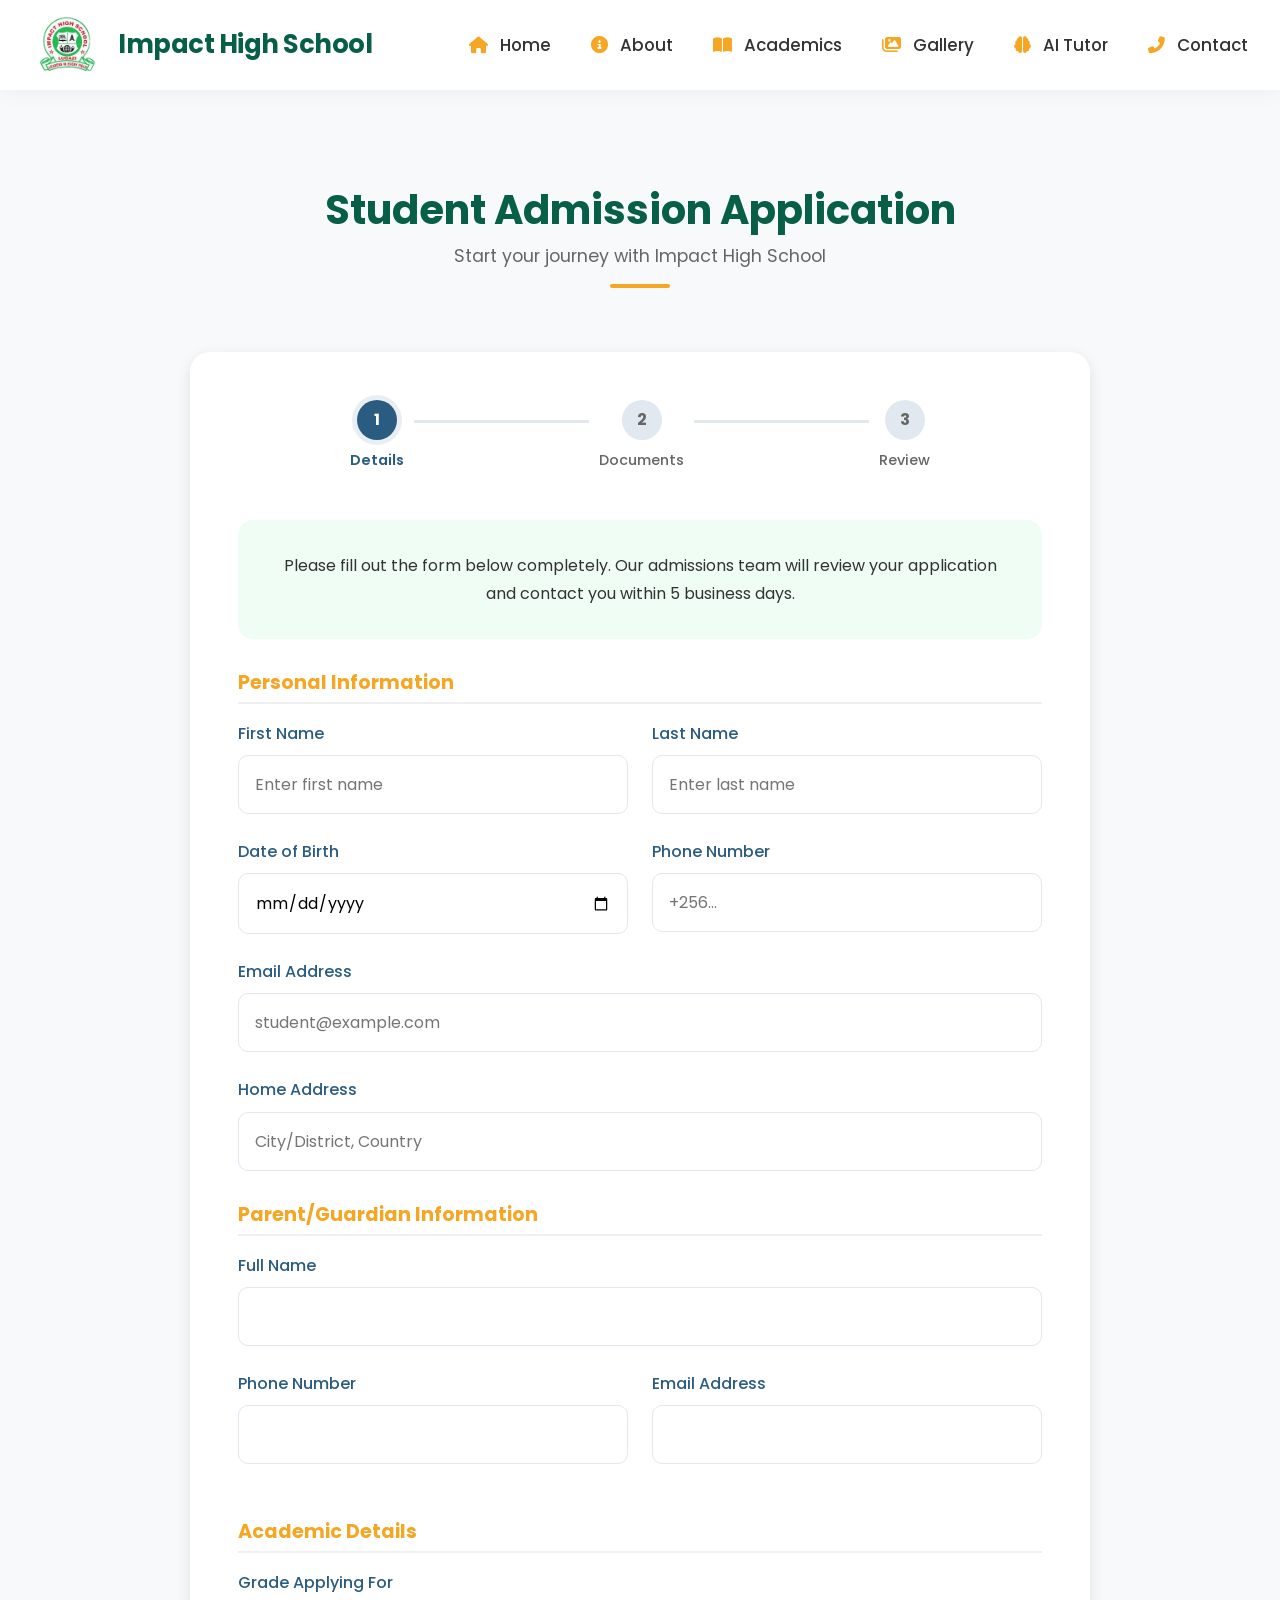
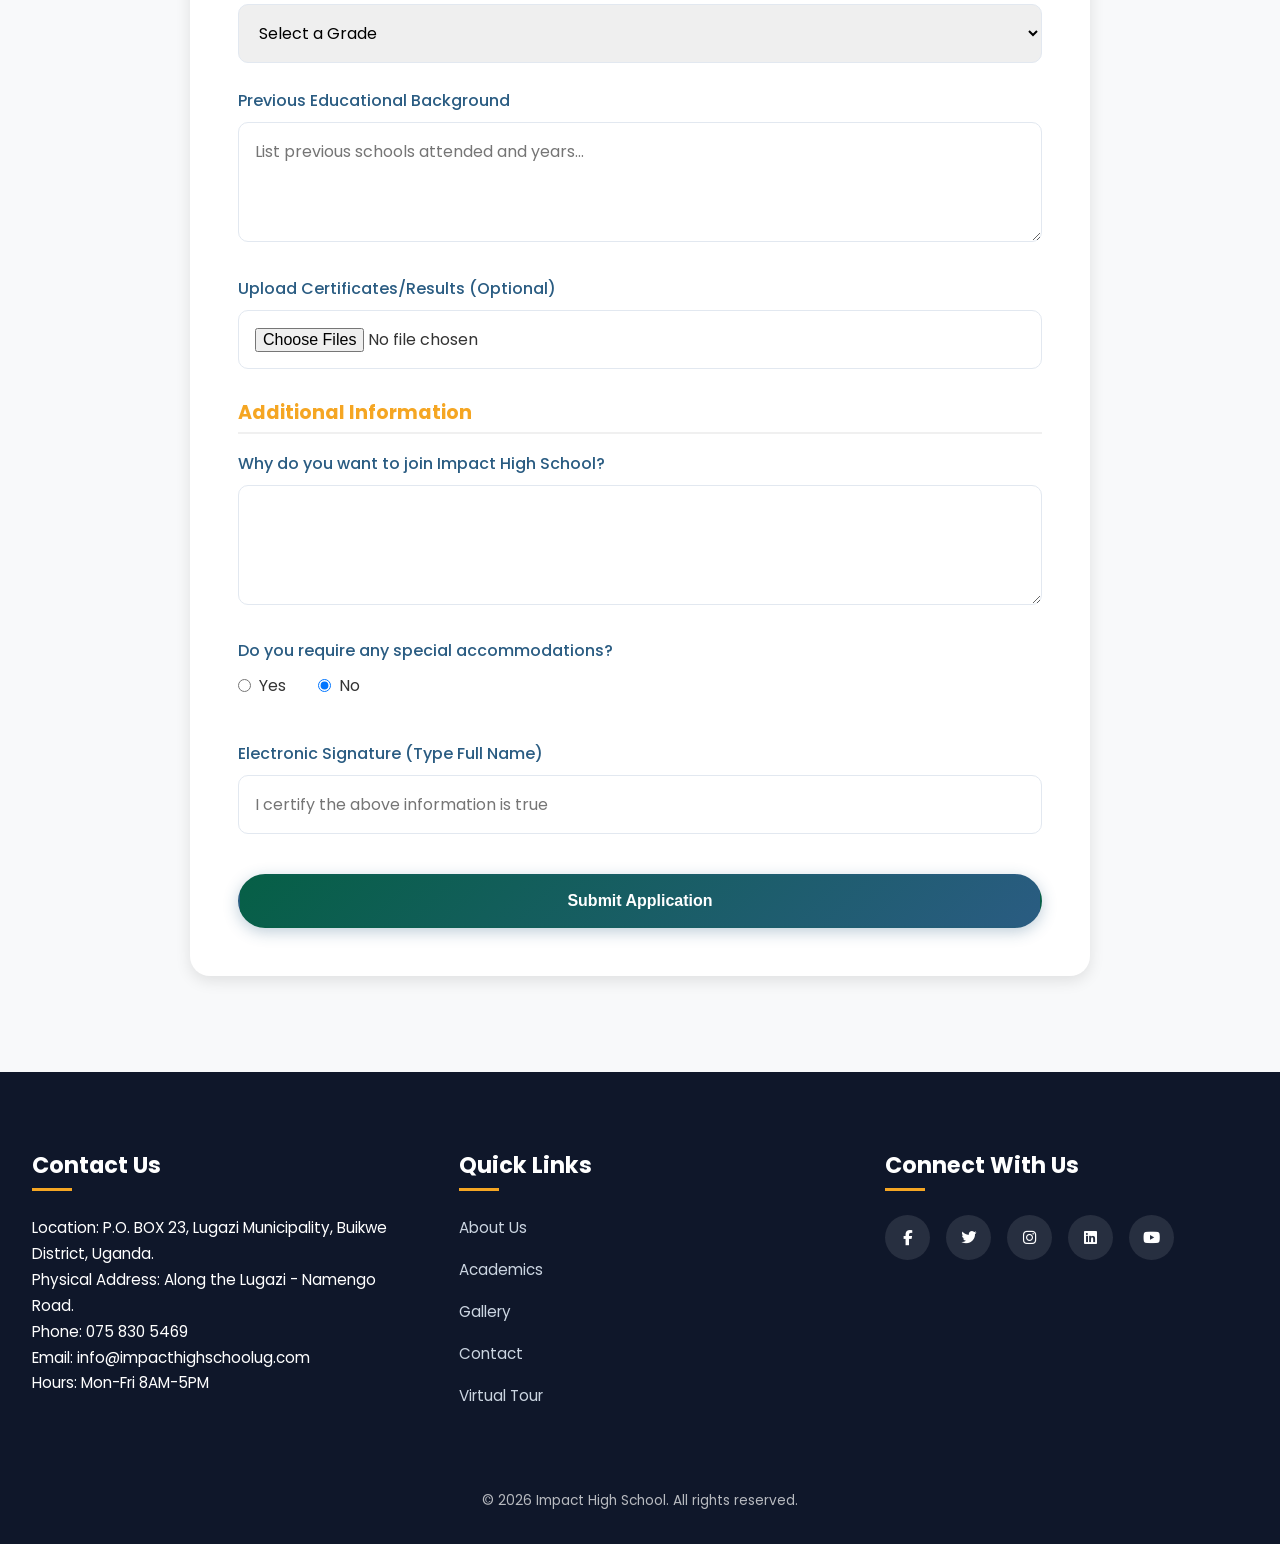
<file: apply.html>
<!DOCTYPE html>
<html lang="en">

<head>
    <meta charset="UTF-8">
    <meta name="viewport" content="width=device-width, initial-scale=1.0">
    <title>Apply Now - Impact High School</title>
    <link rel="stylesheet" href="https://cdnjs.cloudflare.com/ajax/libs/font-awesome/6.4.0/css/all.min.css">
    <link rel="stylesheet"
        href="https://fonts.googleapis.com/css2?family=Poppins:wght@300;400;500;600;700&display=swap">
    <link rel="stylesheet" href="styles.css">
    <style>
        .application-form {
            background: var(--white);
            padding: 3rem;
            border-radius: 20px;
            box-shadow: var(--shadow);
            max-width: 900px;
            margin: 0 auto;
        }

        .form-section-title {
            color: var(--secondary);
            font-size: 1.2rem;
            margin: 2rem 0 1rem;
            padding-bottom: 0.5rem;
            border-bottom: 2px solid #f0f0f0;
        }

        .form-section-title:first-child {
            margin-top: 0;
        }

        .form-grid {
            display: grid;
            grid-template-columns: repeat(auto-fit, minmax(280px, 1fr));
            gap: 1.5rem;
        }

        .form-group {
            margin-bottom: 1.5rem;
        }

        .form-group label {
            display: block;
            margin-bottom: 0.5rem;
            font-weight: 500;
            color: var(--primary);
        }

        .form-group input,
        .form-group select,
        .form-group textarea {
            width: 100%;
            padding: 1rem;
            border: 1px solid #e2e8f0;
            border-radius: 10px;
            font-size: 1rem;
            font-family: 'Poppins', sans-serif;
            transition: var(--transition);
        }

        .form-group input:focus,
        .form-group select:focus,
        .form-group textarea:focus {
            outline: none;
            border-color: var(--primary);
            box-shadow: 0 0 0 3px rgba(42, 92, 130, 0.1);
        }

        .form-group textarea {
            resize: vertical;
            min-height: 120px;
        }

        .form-info {
            background: #f0fdf4;
            padding: 2rem;
            border-radius: 15px;
            margin-bottom: 2rem;
            text-align: center;
        }
    </style>
</head>

<body>
    <header class="header">
        <nav class="nav-container">
            <a href="index.html" class="logo">
                <img src="pics/impactt.png" alt="Impact High School Logo">
                <span class="logo-text">Impact High School</span>
            </a>
            <div class="main-nav">
                <a href="index.html" class="nav-link">
                    <i class="fas fa-home"></i>
                    Home
                </a>
                <a href="about.html" class="nav-link">
                    <i class="fas fa-info-circle"></i>
                    About
                </a>
                <a href="academics.html" class="nav-link">
                    <i class="fas fa-book-open"></i>
                    Academics
                </a>
                <a href="gallery.html" class="nav-link">
                    <i class="fas fa-images"></i>
                    Gallery
                </a>
                <a href="learning-hub.html" class="nav-link">
                    <i class="fas fa-brain"></i>
                    AI Tutor
                </a>
                <a href="contact.html" class="nav-link">
                    <i class="fas fa-phone-alt"></i>
                    Contact
                </a>
            </div>
            <i class="fas fa-bars hamburger" role="button" aria-label="Toggle navigation" tabindex="0"></i>
        </nav>
    </header>

    <main>
        <div class="container" style="padding-top: 6rem; padding-bottom: 6rem;">
            <div class="section-title">
                <h2>Student Admission Application</h2>
                <p>Start your journey with Impact High School</p>
            </div>

            <div class="application-form">
                <!-- Application Steps -->
                <div class="application-steps">
                    <div class="step-item active">
                        <div class="step-icon">1</div>
                        <span>Details</span>
                    </div>
                    <div class="step-line"></div>
                    <div class="step-item">
                        <div class="step-icon">2</div>
                        <span>Documents</span>
                    </div>
                    <div class="step-line"></div>
                    <div class="step-item">
                        <div class="step-icon">3</div>
                        <span>Review</span>
                    </div>
                </div>

                <div class="form-info">
                    <p>Please fill out the form below completely. Our admissions team will review your application and
                        contact you within 5 business days.</p>
                </div>

                <form action="https://formspree.io/f/mbldwrbr" method="POST" enctype="multipart/form-data">
                    <h3 class="form-section-title">Personal Information</h3>
                    <div class="form-grid">
                        <div class="form-group">
                            <label for="first-name">First Name</label>
                            <input type="text" id="first-name" name="first-name" required
                                placeholder="Enter first name">
                        </div>
                        <div class="form-group">
                            <label for="last-name">Last Name</label>
                            <input type="text" id="last-name" name="last-name" required placeholder="Enter last name">
                        </div>
                    </div>
                    <div class="form-grid">
                        <div class="form-group">
                            <label for="dob">Date of Birth</label>
                            <input type="date" id="dob" name="dob" required>
                        </div>
                        <div class="form-group">
                            <label for="phone">Phone Number</label>
                            <input type="tel" id="phone" name="phone" required placeholder="+256...">
                        </div>
                    </div>
                    <div class="form-group">
                        <label for="email">Email Address</label>
                        <input type="email" id="email" name="email" required placeholder="student@example.com">
                    </div>
                    <div class="form-group">
                        <label for="address">Home Address</label>
                        <input type="text" id="address" name="address" required placeholder="City/District, Country">
                    </div>

                    <h3 class="form-section-title">Parent/Guardian Information</h3>
                    <div class="form-group">
                        <label for="parent-name">Full Name</label>
                        <input type="text" id="parent-name" name="parent-name" required>
                    </div>
                    <div class="form-grid">
                        <div class="form-group">
                            <label for="parent-phone">Phone Number</label>
                            <input type="tel" id="parent-phone" name="parent-phone" required>
                        </div>
                        <div class="form-group">
                            <label for="parent-email">Email Address</label>
                            <input type="email" id="parent-email" name="parent-email" required>
                        </div>
                    </div>

                    <h3 class="form-section-title">Academic Details</h3>
                    <div class="form-group">
                        <label for="grade">Grade Applying For</label>
                        <select id="grade" name="grade" required>
                            <option value="">Select a Grade</option>
                            <option value="9">Grade 9 (Senior 1)</option>
                            <option value="10">Grade 10 (Senior 2)</option>
                            <option value="11">Grade 11 (Senior 3)</option>
                            <option value="12">Grade 12 (Senior 4)</option>
                            <option value="A-Level-1">A-Level Year 1 (Senior 5)</option>
                            <option value="A-Level-2">A-Level Year 2 (Senior 6)</option>
                        </select>
                    </div>
                    <div class="form-group">
                        <label for="education-background">Previous Educational Background</label>
                        <textarea id="education-background" name="education-background"
                            placeholder="List previous schools attended and years..." required></textarea>
                    </div>
                    <div class="form-group">
                        <label for="certificates">Upload Certificates/Results (Optional)</label>
                        <input type="file" id="certificates" name="certificates" accept=".pdf,.doc,.docx,.jpg,.png"
                            multiple>
                    </div>

                    <h3 class="form-section-title">Additional Information</h3>
                    <div class="form-group">
                        <label for="reason">Why do you want to join Impact High School?</label>
                        <textarea id="reason" name="reason" required></textarea>
                    </div>
                    <div class="form-group">
                        <label>Do you require any special accommodations?</label>
                        <div style="display: flex; gap: 2rem; margin-top: 0.5rem;">
                            <label
                                style="display: flex; align-items: center; gap: 0.5rem; color: var(--text); font-weight: 400;">
                                <input type="radio" name="accommodations" value="Yes" style="width: auto;"> Yes
                            </label>
                            <label
                                style="display: flex; align-items: center; gap: 0.5rem; color: var(--text); font-weight: 400;">
                                <input type="radio" name="accommodations" value="No" checked style="width: auto;"> No
                            </label>
                        </div>
                    </div>

                    <div class="form-group" style="margin-top: 2rem;">
                        <label for="signature">Electronic Signature (Type Full Name)</label>
                        <input type="text" id="signature" name="signature" required
                            placeholder="I certify the above information is true">
                    </div>

                    <button type="submit" class="btn btn-primary" style="width: 100%; margin-top: 1rem;">Submit
                        Application</button>
                </form>
            </div>
        </div>
    </main>

    <footer class="footer">
        <div class="footer-content">
            <div class="footer-section">
                <h3>Contact Us</h3>
                <p>Location: P.O. BOX 23, Lugazi Municipality, Buikwe District, Uganda.<br>
                    Physical Address: Along the Lugazi - Namengo Road.<br>
                    Phone: 075 830 5469<br>
                    Email: info@impacthighschoolug.com<br>
                    Hours: Mon-Fri 8AM-5PM</p>
            </div>
            <div class="footer-section">
                <h3>Quick Links</h3>
                <ul class="footer-links">
                    <li><a href="about.html">About Us</a></li>
                    <li><a href="academics.html">Academics</a></li>
                    <li><a href="gallery.html">Gallery</a></li>
                    <li><a href="contact.html">Contact</a></li>
                    <li><a href="video.html">Virtual Tour</a></li>
                </ul>
            </div>
            <div class="footer-section">
                <h3>Connect With Us</h3>
                <div class="social-links">
                    <a href="https://www.facebook.com/p/Impact-high-school-lugazi-100064060272255/"
                        aria-label="Facebook"><i class="fab fa-facebook-f"></i></a>
                    <a href="#" aria-label="Twitter"><i class="fab fa-twitter"></i></a>
                    <a href="https://www.instagram.com/impact_high_school_lugazi/" aria-label="Instagram"><i
                            class="fab fa-instagram"></i></a>
                    <a href="https://ug.linkedin.com/company/impact-high-school-lugazi" aria-label="LinkedIn"><i
                            class="fab fa-linkedin"></i></a>
                    <a href="https://www.youtube.com/watch?v=IFVZ60-DcK4" aria-label="YouTube"><i
                            class="fab fa-youtube"></i></a>
                </div>
            </div>
        </div>
        <div class="text-center" style="opacity: 0.7; font-size: 0.9em;">
            &copy; <span id="current-year"></span> Impact High School. All rights reserved.
        </div>
    </footer>

    <script src="scripts.js"></script>
    <script>
        document.querySelector('form').addEventListener('submit', function (e) {
            // e.preventDefault(); // Commented out to allow actual submission for now, or uncomment to test safely
            // logic to handle submission feedback
        });
    </script>
    <script async type='module'
        src='https://interfaces.zapier.com/assets/web-components/zapier-interfaces/zapier-interfaces.esm.js'></script>
    <zapier-interfaces-chatbot-embed is-popup='true'
        chatbot-id='cmks0upgf002irzj2km2b9cpo'></zapier-interfaces-chatbot-embed>
</body>

</html>
</file>
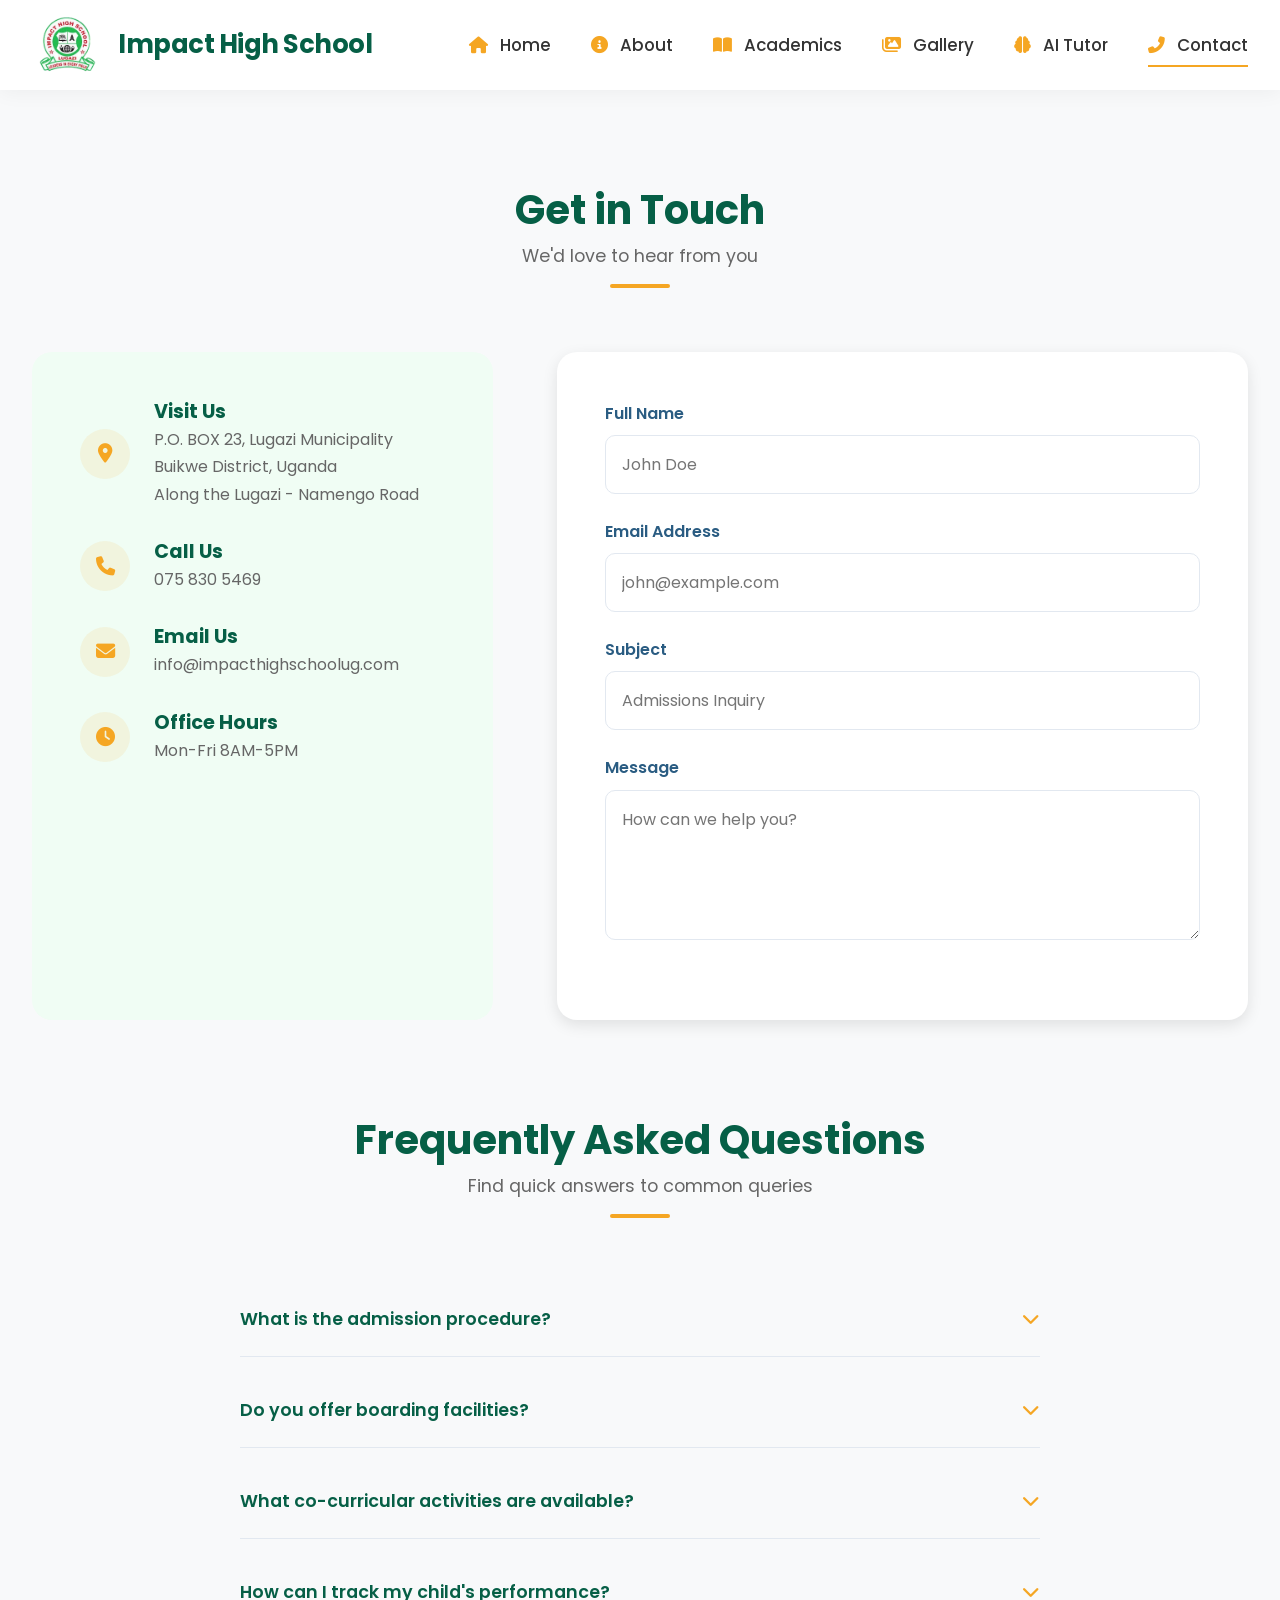
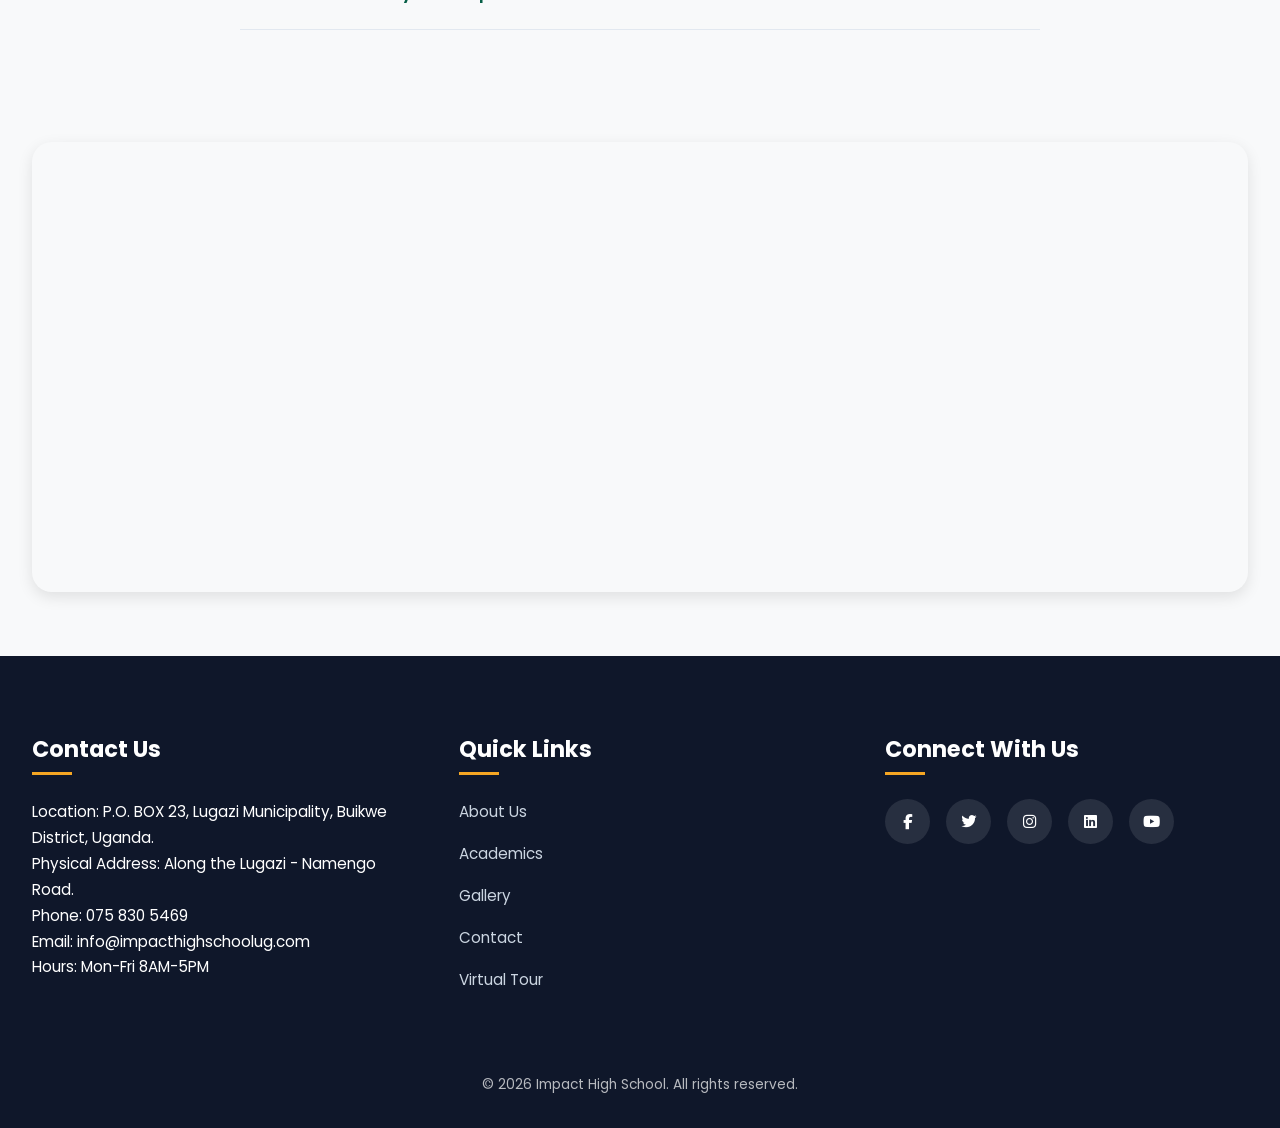
<file: contact.html>
<!DOCTYPE html>
<html lang="en">

<head>
    <meta charset="UTF-8">
    <meta name="viewport" content="width=device-width, initial-scale=1.0">
    <title>Contact Us - Impact High School</title>
    <link rel="stylesheet" href="https://cdnjs.cloudflare.com/ajax/libs/font-awesome/6.4.0/css/all.min.css">
    <link rel="stylesheet"
        href="https://fonts.googleapis.com/css2?family=Poppins:wght@300;400;500;600;700&display=swap">
    <link rel="stylesheet" href="styles.css">
</head>

<body>
    <header class="header">
        <nav class="nav-container">
            <a href="index.html" class="logo">
                <img src="pics/impactt.png" alt="Impact High School Logo">
                <span class="logo-text">Impact High School</span>
            </a>
            <div class="main-nav">
                <a href="index.html" class="nav-link">
                    <i class="fas fa-home"></i>
                    Home
                </a>
                <a href="about.html" class="nav-link">
                    <i class="fas fa-info-circle"></i>
                    About
                </a>
                <a href="academics.html" class="nav-link">
                    <i class="fas fa-book-open"></i>
                    Academics
                </a>
                <a href="gallery.html" class="nav-link">
                    <i class="fas fa-images"></i>
                    Gallery
                </a>
                <a href="learning-hub.html" class="nav-link">
                    <i class="fas fa-brain"></i>
                    AI Tutor
                </a>
                <a href="contact.html" class="nav-link active">
                    <i class="fas fa-phone-alt"></i>
                    Contact
                </a>
            </div>
            <i class="fas fa-bars hamburger" role="button" aria-label="Toggle navigation" tabindex="0"></i>
        </nav>
    </header>

    <main>
        <div class="container" style="padding-top: 6rem;">
            <div class="section-title">
                <h2>Get in Touch</h2>
                <p>We'd love to hear from you</p>
            </div>
        </div>

        <section class="contact-section">
            <div class="contact-grid">
                <div class="contact-info-card">
                    <div class="contact-info-item">
                        <div class="contact-icon">
                            <i class="fas fa-map-marker-alt"></i>
                        </div>
                        <div>
                            <h4 style="font-size: 1.2rem; color: var(--dark); margin-bottom: 0.2rem;">Visit Us</h4>
                            <p style="color: var(--text-light);">P.O. BOX 23, Lugazi Municipality<br>
                                Buikwe District, Uganda<br>
                                Along the Lugazi - Namengo Road</p>
                        </div>
                    </div>
                    <div class="contact-info-item">
                        <div class="contact-icon">
                            <i class="fas fa-phone"></i>
                        </div>
                        <div>
                            <h4 style="font-size: 1.2rem; color: var(--dark); margin-bottom: 0.2rem;">Call Us</h4>
                            <p style="color: var(--text-light);">075 830 5469</p>
                        </div>
                    </div>
                    <div class="contact-info-item">
                        <div class="contact-icon">
                            <i class="fas fa-envelope"></i>
                        </div>
                        <div>
                            <h4 style="font-size: 1.2rem; color: var(--dark); margin-bottom: 0.2rem;">Email Us</h4>
                            <p style="color: var(--text-light);">info@impacthighschoolug.com</p>
                        </div>
                    </div>
                    <div class="contact-info-item">
                        <div class="contact-icon">
                            <i class="fas fa-clock"></i>
                        </div>
                        <div>
                            <h4 style="font-size: 1.2rem; color: var(--dark); margin-bottom: 0.2rem;">Office Hours</h4>
                            <p style="color: var(--text-light);">Mon-Fri 8AM-5PM</p>
                        </div>
                    </div>
                </div>

                <form class="contact-form" action="https://formspree.io/f/mbldwrbr" method="POST">
                    <div class="form-group">
                        <label for="name">Full Name</label>
                        <input type="text" id="name" name="name" required placeholder="John Doe">
                    </div>
                    <div class="form-group">
                        <label for="email">Email Address</label>
                        <input type="email" id="email" name="email" required placeholder="john@example.com">
                    </div>
                    <div class="form-group">
                        <label for="subject">Subject</label>
                        <input type="text" id="subject" name="subject" required placeholder="Admissions Inquiry">
                    </div>
                    <div class="form-group">
                        <label for="message">Message</label>
                        <textarea id="message" name="message" required placeholder="How can we help you?"></textarea>
                    </div>
                </form>
            </div>

            <!-- FAQ Section -->
            <div class="faq-section" style="max-width: 800px; margin: 6rem auto 0;">
                <div class="section-title">
                    <h2>Frequently Asked Questions</h2>
                    <p>Find quick answers to common queries</p>
                </div>
                <div class="accordion">
                    <div class="accordion-item">
                        <button class="accordion-header">
                            What is the admission procedure? <i class="fas fa-chevron-down"></i>
                        </button>
                        <div class="accordion-content">
                            <p>Admissions are open throughout the year. You can apply online via our 'Apply Now' page or
                                visit the school administration block with your previous academic results.</p>
                        </div>
                    </div>
                    <div class="accordion-item">
                        <button class="accordion-header">
                            Do you offer boarding facilities? <i class="fas fa-chevron-down"></i>
                        </button>
                        <div class="accordion-content">
                            <p>Yes, we have modern, secure, and separate boarding facilities for both boys and girls,
                                with matrons and wardens available 24/7.</p>
                        </div>
                    </div>
                    <div class="accordion-item">
                        <button class="accordion-header">
                            What co-curricular activities are available? <i class="fas fa-chevron-down"></i>
                        </button>
                        <div class="accordion-content">
                            <p>We offer Football, Netball, Volleyball, Music, Dance & Drama (MDD), Debating Club,
                                Science Club, and Scripture Union.</p>
                        </div>
                    </div>
                    <div class="accordion-item">
                        <button class="accordion-header">
                            How can I track my child's performance? <i class="fas fa-chevron-down"></i>
                        </button>
                        <div class="accordion-content">
                            <p>Parents receive end-of-term circulars and report cards. We also have a dedicated
                                'Visitation Day' each term for one-on-one teacher interactions.</p>
                        </div>
                    </div>
                </div>
            </div>
        </section>

        <section class="map-section">
            <div class="container">
                <div class="map-container">
                    <iframe
                        src="https://www.google.com/maps/embed?pb=!1m18!1m12!1m3!1d3989.7536223157963!2d32.90897431475395!3d0.3474355640121603!2m3!1f0!2f0!3f0!3m2!1i1024!2i768!4f13.1!3m3!1m2!1s0x177bbd1915f5f7ff%3A0x13d37b9a8a7a9c4!2sLugazi%2C%20Uganda!5e0!3m2!1sen!2sus!4v1623932345678!5m2!1sen!2sus"
                        style="border:0;" allowfullscreen="" loading="lazy">
                    </iframe>
                </div>
            </div>
        </section>
    </main>

    <footer class="footer">
        <div class="footer-content">
            <div class="footer-section">
                <h3>Contact Us</h3>
                <p>Location: P.O. BOX 23, Lugazi Municipality, Buikwe District, Uganda.<br>
                    Physical Address: Along the Lugazi - Namengo Road.<br>
                    Phone: 075 830 5469<br>
                    Email: info@impacthighschoolug.com<br>
                    Hours: Mon-Fri 8AM-5PM</p>
            </div>
            <div class="footer-section">
                <h3>Quick Links</h3>
                <ul class="footer-links">
                    <li><a href="about.html">About Us</a></li>
                    <li><a href="academics.html">Academics</a></li>
                    <li><a href="gallery.html">Gallery</a></li>
                    <li><a href="contact.html">Contact</a></li>
                    <li><a href="video.html">Virtual Tour</a></li>
                </ul>
            </div>
            <div class="footer-section">
                <h3>Connect With Us</h3>
                <div class="social-links">
                    <a href="https://www.facebook.com/p/Impact-high-school-lugazi-100064060272255/"
                        aria-label="Facebook"><i class="fab fa-facebook-f"></i></a>
                    <a href="#" aria-label="Twitter"><i class="fab fa-twitter"></i></a>
                    <a href="https://www.instagram.com/impact_high_school_lugazi/" aria-label="Instagram"><i
                            class="fab fa-instagram"></i></a>
                    <a href="https://ug.linkedin.com/company/impact-high-school-lugazi" aria-label="LinkedIn"><i
                            class="fab fa-linkedin"></i></a>
                    <a href="https://www.youtube.com/watch?v=IFVZ60-DcK4" aria-label="YouTube"><i
                            class="fab fa-youtube"></i></a>
                </div>
            </div>
        </div>
        <div class="text-center" style="opacity: 0.7; font-size: 0.9em;">
            &copy; <span id="current-year"></span> Impact High School. All rights reserved.
        </div>
    </footer>

    <script src="scripts.js"></script>
    <script async type='module'
        src='https://interfaces.zapier.com/assets/web-components/zapier-interfaces/zapier-interfaces.esm.js'></script>
    <zapier-interfaces-chatbot-embed is-popup='true'
        chatbot-id='cmks0upgf002irzj2km2b9cpo'></zapier-interfaces-chatbot-embed>
</body>

</html>
</file>
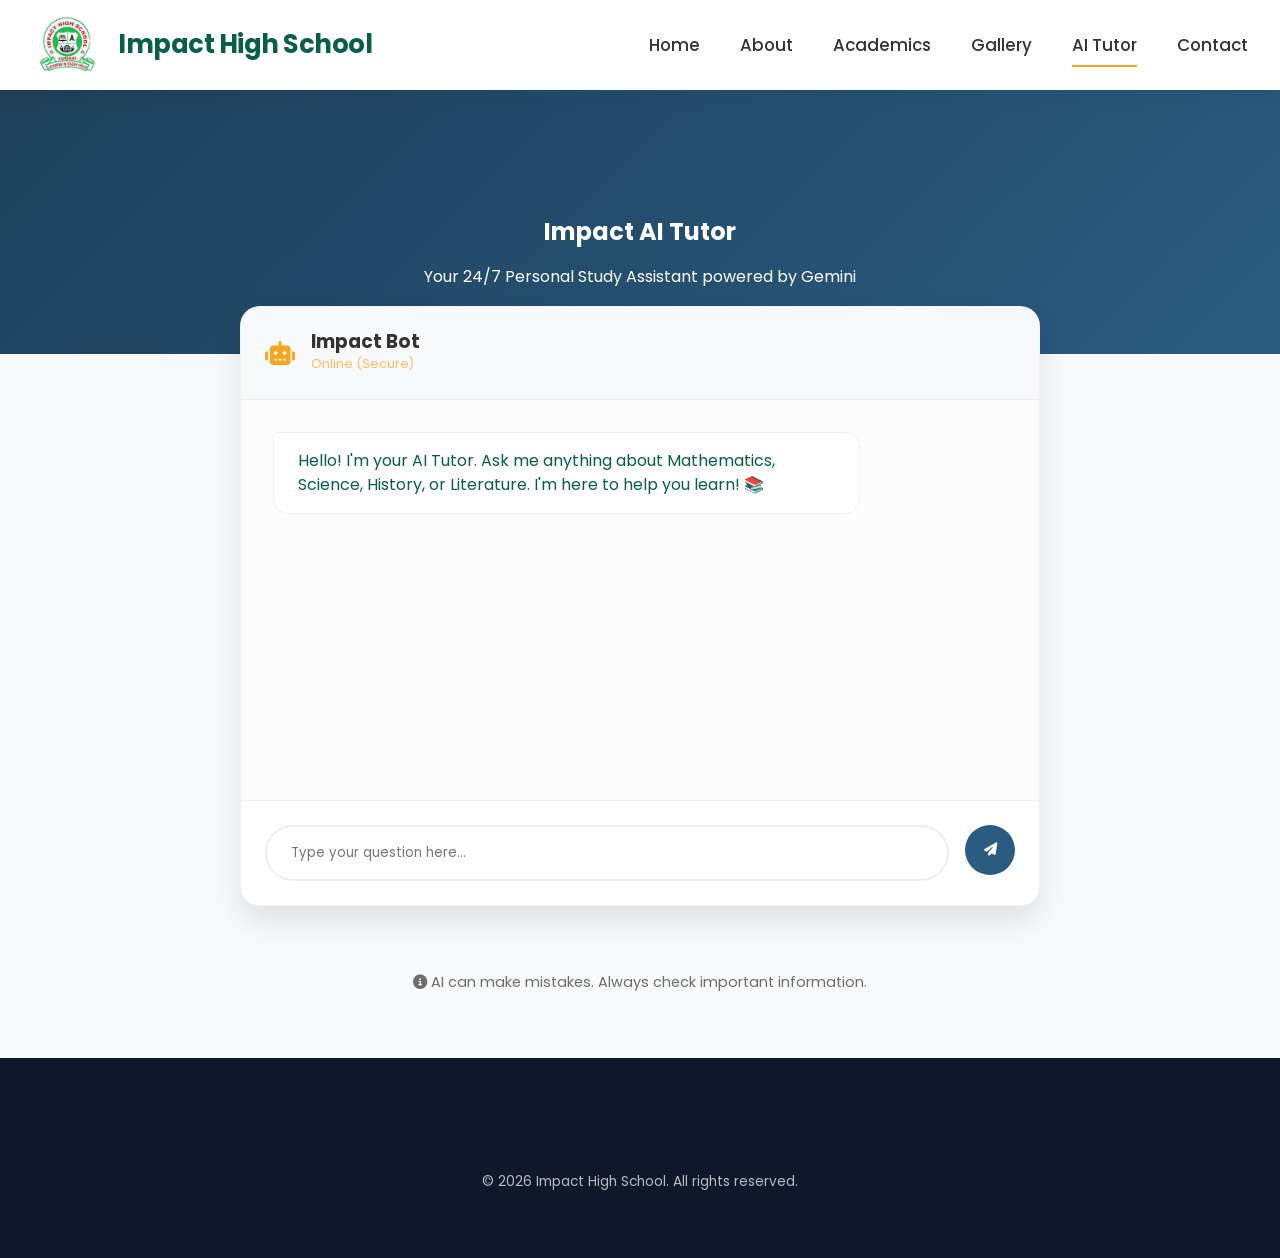
<file: learning-hub.html>
<!DOCTYPE html>
<html lang="en">

<head>
    <meta charset="UTF-8">
    <meta name="viewport" content="width=device-width, initial-scale=1.0">
    <title>AI Tutor - Impact High School</title>
    <link rel="stylesheet" href="https://cdnjs.cloudflare.com/ajax/libs/font-awesome/6.4.0/css/all.min.css">
    <link rel="stylesheet"
        href="https://fonts.googleapis.com/css2?family=Poppins:wght@300;400;500;600;700&display=swap">
    <link rel="stylesheet" href="styles.css">
    <style>
        .ai-hero {
            background: linear-gradient(135deg, var(--primary-dark) 0%, var(--primary) 100%);
            color: white;
            padding: 8rem 2rem 4rem;
            text-align: center;
        }

        .chat-container {
            max-width: 800px;
            margin: -3rem auto 4rem;
            background: var(--white);
            border-radius: 20px;
            box-shadow: 0 15px 30px rgba(0, 0, 0, 0.1);
            overflow: hidden;
            display: flex;
            flex-direction: column;
            height: 600px;
            border: 1px solid rgba(0, 0, 0, 0.05);
        }

        .chat-header {
            background: var(--light);
            padding: 1.5rem;
            border-bottom: 1px solid #eee;
            display: flex;
            align-items: center;
            gap: 1rem;
        }

        .chat-header i {
            font-size: 1.5rem;
            color: var(--secondary);
        }

        .chat-messages {
            flex: 1;
            padding: 2rem;
            overflow-y: auto;
            background: #fcfcfc;
            display: flex;
            flex-direction: column;
            gap: 1.5rem;
        }

        .message {
            max-width: 80%;
            padding: 1rem 1.5rem;
            border-radius: 15px;
            line-height: 1.5;
            position: relative;
            animation: fadeIn 0.3s ease;
        }

        .message.bot {
            align-self: flex-start;
            background: var(--white);
            border: 1px solid #eee;
            border-top-left-radius: 5px;
            color: var(--dark);
        }

        .message.user {
            align-self: flex-end;
            background: var(--primary);
            color: white;
            border-top-right-radius: 5px;
        }

        .message-icon {
            position: absolute;
            top: -15px;
            width: 30px;
            height: 30px;
            border-radius: 50%;
            display: flex;
            align-items: center;
            justify-content: center;
            font-size: 0.8rem;
            color: white;
        }

        .message.bot .message-icon {
            left: -10px;
            background: var(--secondary);
        }

        .message.user .message-icon {
            right: -10px;
            background: var(--primary-dark);
        }

        .chat-input-area {
            padding: 1.5rem;
            background: var(--white);
            border-top: 1px solid #eee;
            display: flex;
            gap: 1rem;
        }

        .chat-input-area input {
            flex: 1;
            padding: 1rem 1.5rem;
            border: 2px solid #eee;
            border-radius: 30px;
            outline: none;
            transition: 0.3s;
            font-family: 'Poppins', sans-serif;
        }

        .chat-input-area input:focus {
            border-color: var(--primary);
        }

        .send-btn {
            width: 50px;
            height: 50px;
            border-radius: 50%;
            background: var(--primary);
            color: white;
            border: none;
            cursor: pointer;
            display: flex;
            align-items: center;
            justify-content: center;
            transition: 0.3s;
        }

        .send-btn:hover {
            background: var(--primary-dark);
            transform: scale(1.1);
        }

        .loading-dots {
            display: inline-block;
        }

        .loading-dots span {
            display: inline-block;
            width: 6px;
            height: 6px;
            background-color: var(--dark);
            border-radius: 50%;
            margin: 0 2px;
            animation: bounce 1s infinite both;
        }

        .loading-dots span:nth-child(2) {
            animation-delay: 0.2s;
        }

        .loading-dots span:nth-child(3) {
            animation-delay: 0.4s;
        }

        @keyframes bounce {

            0%,
            100% {
                transform: translateY(0);
            }

            50% {
                transform: translateY(-5px);
            }
        }
    </style>
</head>

<body>
    <header class="header">
        <nav class="nav-container">
            <a href="index.html" class="logo">
                <img src="pics/impactt.png" alt="Impact High School Logo">
                <span class="logo-text">Impact High School</span>
            </a>
            <div class="main-nav">
                <a href="index.html" class="nav-link">Home</a>
                <a href="about.html" class="nav-link">About</a>
                <a href="academics.html" class="nav-link">Academics</a>
                <a href="gallery.html" class="nav-link">Gallery</a>
                <a href="learning-hub.html" class="nav-link active">AI Tutor</a>
                <a href="contact.html" class="nav-link">Contact</a>
            </div>
            <i class="fas fa-bars hamburger" role="button" aria-label="Toggle navigation" tabindex="0"></i>
        </nav>
    </header>

    <main>
        <section class="ai-hero">
            <div class="container">
                <h1>Impact AI Tutor</h1>
                <p>Your 24/7 Personal Study Assistant powered by Gemini</p>
            </div>
        </section>

        <div class="container">
            <div class="chat-container">
                <div class="chat-header">
                    <i class="fas fa-robot"></i>
                    <div>
                        <h3 style="margin: 0;">Impact Bot</h3>
                        <p style="margin: 0; font-size: 0.8rem; opacity: 0.7;">Always online</p>
                    </div>
                </div>
                <div class="chat-messages" id="chat-messages">
                    <div class="message bot">
                        Hello! I'm your AI Tutor. Ask me anything about Mathematics, Science, History, or Literature.
                        I'm here to help you learn! 📚
                    </div>
                </div>
                <div class="chat-input-area">
                    <input type="text" id="user-input" placeholder="Type your question here..." autocomplete="off">
                    <button id="send-btn" class="send-btn"><i class="fas fa-paper-plane"></i></button>
                </div>
            </div>

            <div style="text-align: center; margin-bottom: 4rem; opacity: 0.7; font-size: 0.9rem;">
                <p><i class="fas fa-info-circle"></i> AI can make mistakes. Always check important information.</p>
            </div>
        </div>
    </main>

    <footer class="footer">
        <div class="text-center" style="opacity: 0.7; font-size: 0.9em; padding: 2rem;">
            &copy; <span id="current-year"></span> Impact High School. All rights reserved.
        </div>
    </footer>

    <script src="scripts.js"></script>
    <script src="ai-tutor.js"></script>
</body>

</html>
</file>
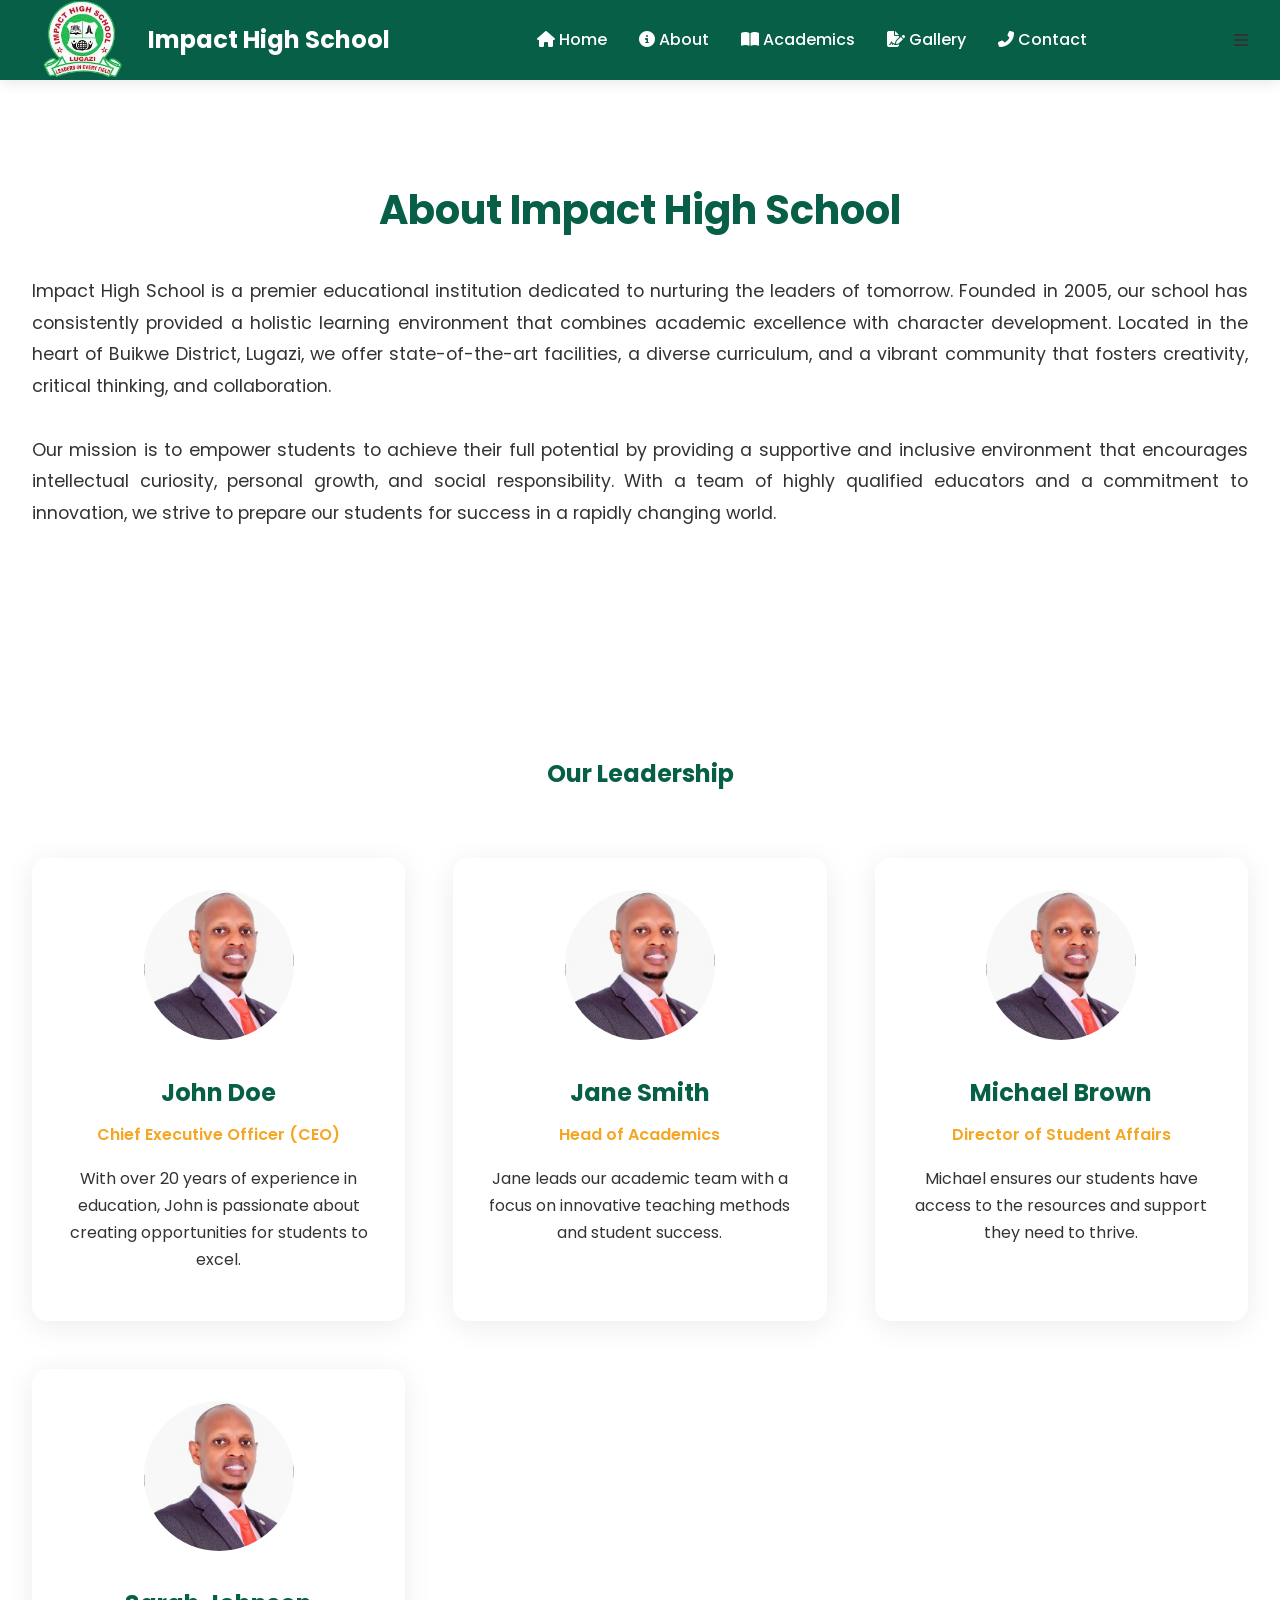
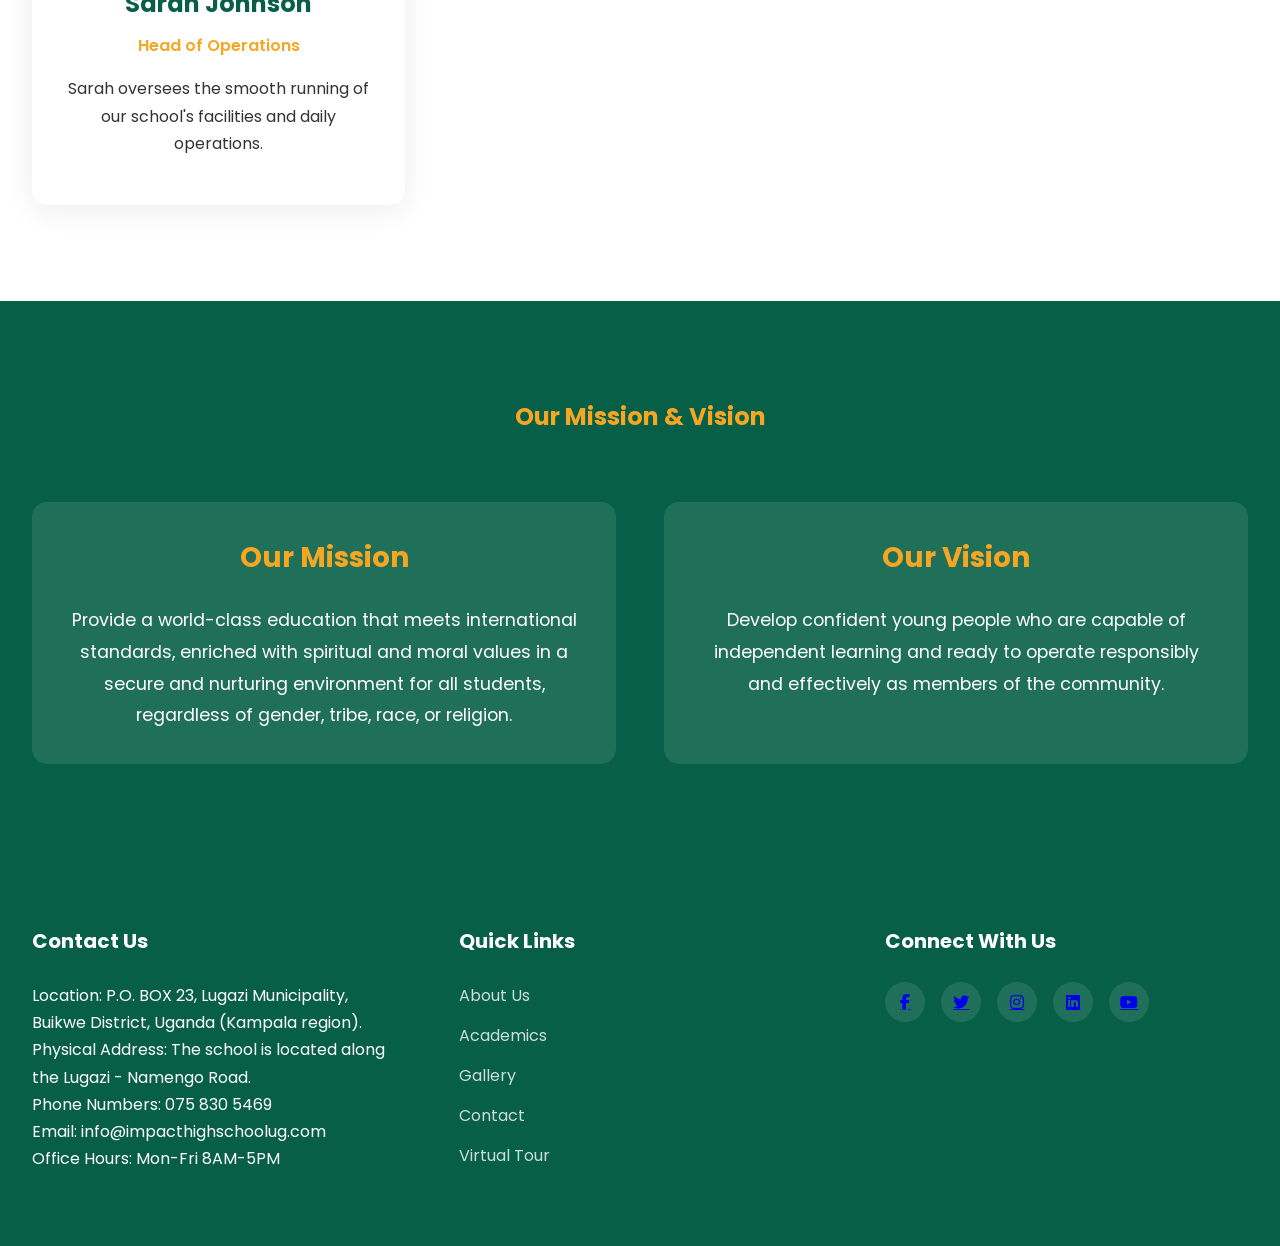
<file: old_version/about.html>
<!DOCTYPE html>
<html lang="en">
<head>
    <meta charset="UTF-8">
    <meta name="viewport" content="width=device-width, initial-scale=1.0">
    <title>About Us - Impact High School</title>
    <link rel="stylesheet" href="https://cdnjs.cloudflare.com/ajax/libs/font-awesome/6.4.0/css/all.min.css">
    <link rel="stylesheet" href="https://fonts.googleapis.com/css2?family=Poppins:wght@300;400;600;700&display=swap">
    <style>
        :root {
            --primary: #2A5C82;
            --secondary: #F5A623;
            --accent: #1A2B3C;
            --dark: #065f46;
            --light: white;
            --text: #333;
        }

        * {
            margin: 0;
            padding: 0;
            box-sizing: border-box;
        }

        body {
            font-family: 'Poppins', sans-serif;
            line-height: 1.7;
            color: var(--text);
            background: var(--light);
            overflow-x: hidden;
        }

        /* Header Styles */
        .header {
            background: var(--dark);
            position: sticky;
            top: 0;
            box-shadow: 0 2px 15px rgba(0,0,0,0.1);
            z-index: 1000;
            
        }

        .nav-container {
            max-width: 1400px;
            margin: 0 auto;
            padding: 0 2rem;
            display: flex;
            justify-content: space-between;
            align-items: center;
            height: 80px;
        }

        .logo {
            display: flex;
            align-items: center;
            gap: 1rem;
            text-decoration: none;
        }

        .logo img {
            height: 100px;
            width: auto;
        }

        .logo-text {
            color: white;
            font-size: 1.5rem;
            font-weight: 700;
        }
        
        .logo:hover .logo-text::after {
            transform: scaleX(1);
        }

        /* Main Navigation */
        .main-nav {
            display: flex;
            gap: 2rem;
            align-items: center;
            transition: all 0.3s ease;
        }

        .nav-link {
            color: white;
            text-decoration: none;
            position: relative;
            padding: 0.5rem 0;
            font-weight: 500;
            transition: color 0.3s ease;
        }

        .nav-link::after {
            content: '';
            position: absolute;
            bottom: 0;
            left: 0;
            width: 0;
            height: 2px;
            background: var(--secondary);
            transition: width 0.3s ease;
        }

        .nav-link:hover::after {
            width: 100%;
        }


        /* About Section */
        .about-section {
            padding: 6rem 2rem;
            max-width: 1400px;
            margin: 0 auto;
        }

        .about-section h2 {
            font-size: 2.5rem;
            color: var(--dark);
            margin-bottom: 2rem;
            text-align: center;
        }

        .about-section p {
            font-size: 1.1rem;
            line-height: 1.8;
            margin-bottom: 2rem;
            text-align: justify;
        }

        /* Leadership Section */
        .leadership-section {
            padding: 6rem 2rem;
            background: var(--light);
        }

        .leadership-grid {
            display: grid;
            grid-template-columns: repeat(auto-fit, minmax(300px, 1fr));
            gap: 3rem;
            max-width: 1400px;
            margin: 0 auto;
        }

        .leader-card {
            text-align: center;
            background: white;
            padding: 2rem;
            border-radius: 15px;
            box-shadow: 0 5px 30px rgba(0, 0, 0, 0.08);
            transition: all 0.3s ease;
        }

        .leader-card:hover {
            transform: translateY(-10px);
            box-shadow: 0 15px 40px rgba(0, 0, 0, 0.1);
        }

        .leader-card img {
            width: 150px;
            height: 150px;
            border-radius: 50%;
            object-fit: cover;
            margin-bottom: 1.5rem;
        }

        .leader-card h3 {
            font-size: 1.5rem;
            color: var(--dark);
            margin-bottom: 0.5rem;
        }

        .leader-card p {
            font-size: 1rem;
            color: var(--text);
            margin-bottom: 1rem;
        }

        .leader-card .role {
            color: var(--secondary);
            font-weight: 600;
        }

        /* Mission and Vision Section */
        .mission-vision-section {
            padding: 6rem 2rem;
            background: var(--dark);
            color: white;
        }

        .mission-vision-grid {
            display: grid;
            grid-template-columns: repeat(auto-fit, minmax(300px, 1fr));
            gap: 3rem;
            max-width: 1400px;
            margin: 0 auto;
        }

        .mission-vision-card {
            background: rgba(255, 255, 255, 0.1);
            padding: 2rem;
            border-radius: 15px;
            text-align: center;
        }

        .mission-vision-card h3 {
            font-size: 1.75rem;
            margin-bottom: 1.5rem;
            color: var(--secondary);
        }

        .mission-vision-card p {
            font-size: 1.1rem;
            line-height: 1.8;
        }

        /* Footer */
        .footer {
            background: var(--dark);
            color: white;
            padding: 4rem 2rem;
        }

        .footer-content {
            max-width: 1400px;
            margin: 0 auto;
            display: grid;
            grid-template-columns: repeat(auto-fit, minmax(250px, 1fr));
            gap: 4rem;
        }

        .footer-section h3 {
            color: white;
            margin-bottom: 1.5rem;
            font-size: 1.25rem;
        }

        .footer-links {
            list-style: none;
        }

        .footer-links li {
            margin-bottom: 0.8rem;
        }

        .footer-links a {
            color: rgba(255, 255, 255, 0.8);
            text-decoration: none;
            transition: all 0.3s ease;
        }

        .footer-links a:hover {
            color: var(--secondary);
            padding-left: 5px;
        }

        .social-links {
            display: flex;
            gap: 1rem;
            margin-top: 1rem;
        }

        .social-links a {
            width: 40px;
            height: 40px;
            border-radius: 50%;
            background: rgba(255, 255, 255, 0.1);
            display: flex;
            align-items: center;
            justify-content: center;
            transition: all 0.3s ease;
        }

        .social-links a:hover {
            background: var(--secondary);
            transform: translateY(-3px);
        }

        /* Responsive Design */
        /* Responsive Design */
        @media (max-width: 768px) {
            .hero h1 {
                font-size: 2.5rem;
            }

            .main-nav {
                position: fixed;
                top: 80px;
                right: -100%;
                background: var(--dark);
                flex-direction: column;
                width: 100%;
                padding: 2rem;
                transition: right 0.3s ease;
            }

            .main-nav.active {
                right: 0;
            }

            .hamburger {
                display: block;
                color: white;
                font-size: 1.5rem;
                cursor: pointer;
                transition: transform 0.3s ease;
            }

            .hamburger.active {
                transform: rotate(90deg);
            }
        }
         @media (max-width: 768px) {
            .nav-container {
                height: 80px;
                padding: 0 1.5rem;
            }
    
            .logo img {
                height: 60px;
            }
    
            .main-nav {
                top: 80px;
                backdrop-filter: blur(15px);
                
                padding: 2rem 1.5rem;
            }
    
            .nav-link {
                padding: 1rem 0;
                font-size: 1.1rem;
            }
        }
    </style>

    <!-- Chatbot Styles -->
    <style>
        @keyframes bounce {
            0%, 20%, 50%, 80%, 100% {
                transform: translateY(0);
            }
            40% {
                transform: translateY(-10px);
            }
            60% {
                transform: translateY(-5px);
            }
        }

        #chatbot-widget {
            position: fixed;
            bottom: 20px;
            right: 20px;
            z-index: 1001;
            font-family: 'Poppins', sans-serif;
        }

        #chatbot-toggle {
            width: 60px;
            height: 60px;
            background: var(--secondary);
            border-radius: 50%;
            display: flex;
            align-items: center;
            justify-content: center;
            cursor: pointer;
            box-shadow: 0 4px 12px rgba(0,0,0,0.3);
            transition: all 0.3s ease;
        }

        #chatbot-toggle:hover {
            transform: scale(1.1);
        }

        #chatbot-toggle i {
            color: var(--primary);
            font-size: 1.5rem;
            animation: bounce 2s infinite;
        }

        #chatbot-window {
            display: none;
            position: absolute;
            bottom: 80px;
            right: 0;
            width: 350px;
            height: 500px;
            background: white;
            border-radius: 15px;
            box-shadow: 0 10px 30px rgba(0,0,0,0.3);
            overflow: hidden;
            display: flex;
            flex-direction: column;
        }

        #chatbot-header {
            background: var(--primary);
            color: white;
            padding: 15px;
            display: flex;
            justify-content: space-between;
            align-items: center;
        }

        #chatbot-header span {
            font-weight: 600;
        }

        #chatbot-close {
            background: none;
            border: none;
            color: white;
            font-size: 1.5rem;
            cursor: pointer;
        }

        #chatbot-messages {
            flex: 1;
            padding: 15px;
            overflow-y: auto;
            background: #f9f9f9;
        }

        .chatbot-message {
            margin-bottom: 10px;
            padding: 10px;
            border-radius: 10px;
            max-width: 80%;
        }

        .chatbot-message.user {
            background: var(--secondary);
            color: var(--primary);
            margin-left: auto;
            text-align: right;
        }

        .chatbot-message.bot {
            background: var(--primary);
            color: white;
        }

        #chatbot-input-area {
            display: flex;
            padding: 15px;
            background: white;
            border-top: 1px solid #ddd;
        }

        #chatbot-input {
            flex: 1;
            padding: 10px;
            border: 1px solid #ddd;
            border-radius: 20px;
            outline: none;
        }

        #chatbot-send {
            background: var(--secondary);
            border: none;
            border-radius: 50%;
            width: 40px;
            height: 40px;
            margin-left: 10px;
            cursor: pointer;
            display: flex;
            align-items: center;
            justify-content: center;
            color: var(--primary);
        }

        #chatbot-send:hover {
            background: var(--primary);
            color: white;
        }

        @media (max-width: 768px) {
            #chatbot-window {
                width: 300px;
                height: 400px;
                bottom: 90px;
            }
        }
    </style>
</head>
<body>
      <header class="header">
        <nav class="nav-container">
            <a href="index.html" class="logo">
                <img src="pics/impactt.png" alt="Impact High School Logo">
                <span class="logo-text">Impact High School</span>
            </a>
           <div class="main-nav">
            <a href="index.html" class="nav-link">
                <i class="fas fa-home"></i>
                Home
            </a>
            <a href="about.html" class="nav-link">
                <i class="fas fa-info-circle"></i>
                About
            </a>
            <a href="academics.html" class="nav-link">
                <i class="fas fa-book-open"></i>
                Academics
            </a>
            <a href="gallery.html" class="nav-link">
                <i class="fas fa-file-signature"></i>
                Gallery
            </a>
            <a href="contact.html" class="nav-link">
                <i class="fas fa-phone-alt"></i>
                Contact
            </a>
        </div>
            <i class="fas fa-bars hamburger"></i>
        </nav>
    </header>

    <section class="about-section">
        <h2>About Impact High School</h2>
        <p>
            Impact High School is a premier educational institution dedicated to nurturing the leaders of tomorrow. 
            Founded in 2005, our school has consistently provided a holistic learning environment that combines academic 
            excellence with character development. Located in the heart of Buikwe District, Lugazi, we offer state-of-the-art 
            facilities, a diverse curriculum, and a vibrant community that fosters creativity, critical thinking, and collaboration.
        </p>
        <p>
            Our mission is to empower students to achieve their full potential by providing a supportive and inclusive environment 
            that encourages intellectual curiosity, personal growth, and social responsibility. With a team of highly qualified 
            educators and a commitment to innovation, we strive to prepare our students for success in a rapidly changing world.
        </p>
    </section>

    <section class="leadership-section">
        <h2 style="text-align: center; color: var(--dark); margin-bottom: 4rem;">Our Leadership</h2>
        <div class="leadership-grid">
            <div class="leader-card">
                <img src="pics/1728209172390.jpeg" alt="CEO">
                <h3>John Doe</h3>
                <p class="role">Chief Executive Officer (CEO)</p>
                <p>With over 20 years of experience in education, John is passionate about creating opportunities for students to excel.</p>
            </div>
            <div class="leader-card">
                <img src="pics/1728209172390.jpeg" alt="Administrator 1">
                <h3>Jane Smith</h3>
                <p class="role">Head of Academics</p>
                <p>Jane leads our academic team with a focus on innovative teaching methods and student success.</p>
            </div>
            <div class="leader-card">
                <img src="pics/1728209172390.jpeg" alt="Administrator 2">
                <h3>Michael Brown</h3>
                <p class="role">Director of Student Affairs</p>
                <p>Michael ensures our students have access to the resources and support they need to thrive.</p>
            </div>
            <div class="leader-card">
                <img src="pics/1728209172390.jpeg" alt="Administrator 3">
                <h3>Sarah Johnson</h3>
                <p class="role">Head of Operations</p>
                <p>Sarah oversees the smooth running of our school's facilities and daily operations.</p>
            </div>
        </div>
    </section>

    <section class="mission-vision-section">
        <h2 style="text-align: center; color: var(--secondary); margin-bottom: 4rem;">Our Mission & Vision</h2>
        <div class="mission-vision-grid">
            <div class="mission-vision-card">
                <h3>Our Mission</h3>
                <p>
                    Provide a world-class education that meets international standards, enriched with spiritual and moral values in a secure and nurturing environment for all students, regardless of gender, tribe, race, or religion.
                </p>
            </div>
            <div class="mission-vision-card">
                <h3>Our Vision</h3>
                <p>
                    Develop confident young people who are capable of independent learning and ready to operate responsibly and effectively as members of the community.
                </p>
            </div>
        </div>
    </section>

    <footer class="footer">
        <div class="footer-content">
            <div class="footer-section">
                <h3>Contact Us</h3>
                <p>Location: P.O. BOX 23, Lugazi Municipality, Buikwe District, Uganda (Kampala region).<br>
                Physical Address: The school is located along the Lugazi - Namengo Road.<br>
                Phone Numbers: 075 830 5469<br>
                Email: info@impacthighschoolug.com<br>
                Office Hours: Mon-Fri 8AM-5PM</p>
            </div>
            <div class="footer-section">
                <h3>Quick Links</h3>
                <ul class="footer-links">
                    <li><a href="about.html">About Us</a></li>
                    <li><a href="academics.html">Academics</a></li>
                    <li><a href="gallery.html">Gallery</a></li>
                    <li><a href="contact.html">Contact</a></li>
                    <li><a href="video.html">Virtual Tour</a></li>
                </ul>
            </div>
            <div class="footer-section">
                <h3>Connect With Us</h3>
                <div class="social-links">
                    <a href="https://www.facebook.com/p/Impact-high-school-lugazi-100064060272255/"><i class="fab fa-facebook-f"></i></a>
                    <a href="#"><i class="fab fa-twitter"></i></a>
                    <a href="https://www.instagram.com/impact_high_school_lugazi/"><i class="fab fa-instagram"></i></a>
                    <a href="https://ug.linkedin.com/company/impact-high-school-lugazi"><i class="fab fa-linkedin"></i></a>
                    <a href="https://www.youtube.com/watch?v=IFVZ60-DcK4"><i class="fab fa-youtube"></i></a>
                </div>
            </div>
        </div>
    </footer>

    <script>
        // Mobile Menu Toggle
        const hamburger = document.querySelector('.hamburger');
        const nav = document.querySelector('.main-nav');

        hamburger.addEventListener('click', () => {
            nav.classList.toggle('active');
            hamburger.classList.toggle('active');
        });
    </script>

    

    <script>
        // Chatbot functionality
        const chatbotToggle = document.getElementById('chatbot-toggle');
        const chatbotWindow = document.getElementById('chatbot-window');
        const chatbotClose = document.getElementById('chatbot-close');
        const chatbotMessages = document.getElementById('chatbot-messages');
        const chatbotInput = document.getElementById('chatbot-input');
        const chatbotSend = document.getElementById('chatbot-send');

        function addMessage(message, sender) {
            const messageDiv = document.createElement('div');
            messageDiv.classList.add('chatbot-message', sender);
            messageDiv.textContent = message;
            chatbotMessages.appendChild(messageDiv);
            chatbotMessages.scrollTop = chatbotMessages.scrollHeight;
        }

        async function getAIResponse(message) {
            try {
                const response = await fetch('https://api.deepseek.com/v1/chat/completions', {
                    method: 'POST',
                    headers: {
                        'Content-Type': 'application/json',
                        'Authorization': 'Bearer sk-42b68022812149f98af85d4b9341e224'
                    },
                    body: JSON.stringify({
                        model: 'deepseek-chat',
                        messages: [
                            {
                                role: 'system',
                                content: 'You are an assistant for Impact High School. Provide helpful information about the school. Key info: Location: P.O. BOX 23, Lugazi Municipality, Buikwe District, Uganda, along Lugazi-Namengo Road. Phone: 075 830 5469. Email: info@impacthighschoolug.com. Vision: Develop confident young people for independent learning. Mission: World-class education with spiritual values. Programmes: O-Level and A-Level secondary education. Be friendly and informative.'
                            },
                            { role: 'user', content: message }
                        ],
                        max_tokens: 200
                    })
                });
                const data = await response.json();
                if (data.choices && data.choices[0]) {
                    return data.choices[0].message.content;
                } else {
                    return 'Sorry, I couldn\'t generate a response right now. Please try again.';
                }
            } catch (error) {
                console.error('API Error:', error);
                return 'Sorry, I\'m having trouble connecting right now. Please try again later.';
            }
        }

        chatbotToggle.addEventListener('click', () => {
            chatbotWindow.style.display = chatbotWindow.style.display === 'block' ? 'none' : 'block';
        });

        chatbotClose.addEventListener('click', () => {
            chatbotWindow.style.display = 'none';
        });

        chatbotSend.addEventListener('click', async () => {
            const message = chatbotInput.value.trim();
            if (message) {
                addMessage(message, 'user');
                chatbotInput.value = '';
                chatbotInput.disabled = true;
                chatbotSend.disabled = true;
                const response = await getAIResponse(message);
                addMessage(response, 'bot');
                chatbotInput.disabled = false;
                chatbotSend.disabled = false;
            }
        });

        chatbotInput.addEventListener('keypress', (e) => {
            if (e.key === 'Enter') {
                chatbotSend.click();
            }
        });

        // Initial greeting
        setTimeout(() => addMessage('Hello! I\'m the Impact High School assistant. How can I help you today?', 'bot'), 1000);
    </script>

<script async type='module' src='https://interfaces.zapier.com/assets/web-components/zapier-interfaces/zapier-interfaces.esm.js'></script>
<zapier-interfaces-chatbot-embed is-popup='true' chatbot-id='cmks0upgf002irzj2km2b9cpo'></zapier-interfaces-chatbot-embed>

</body>
</html>
</file>
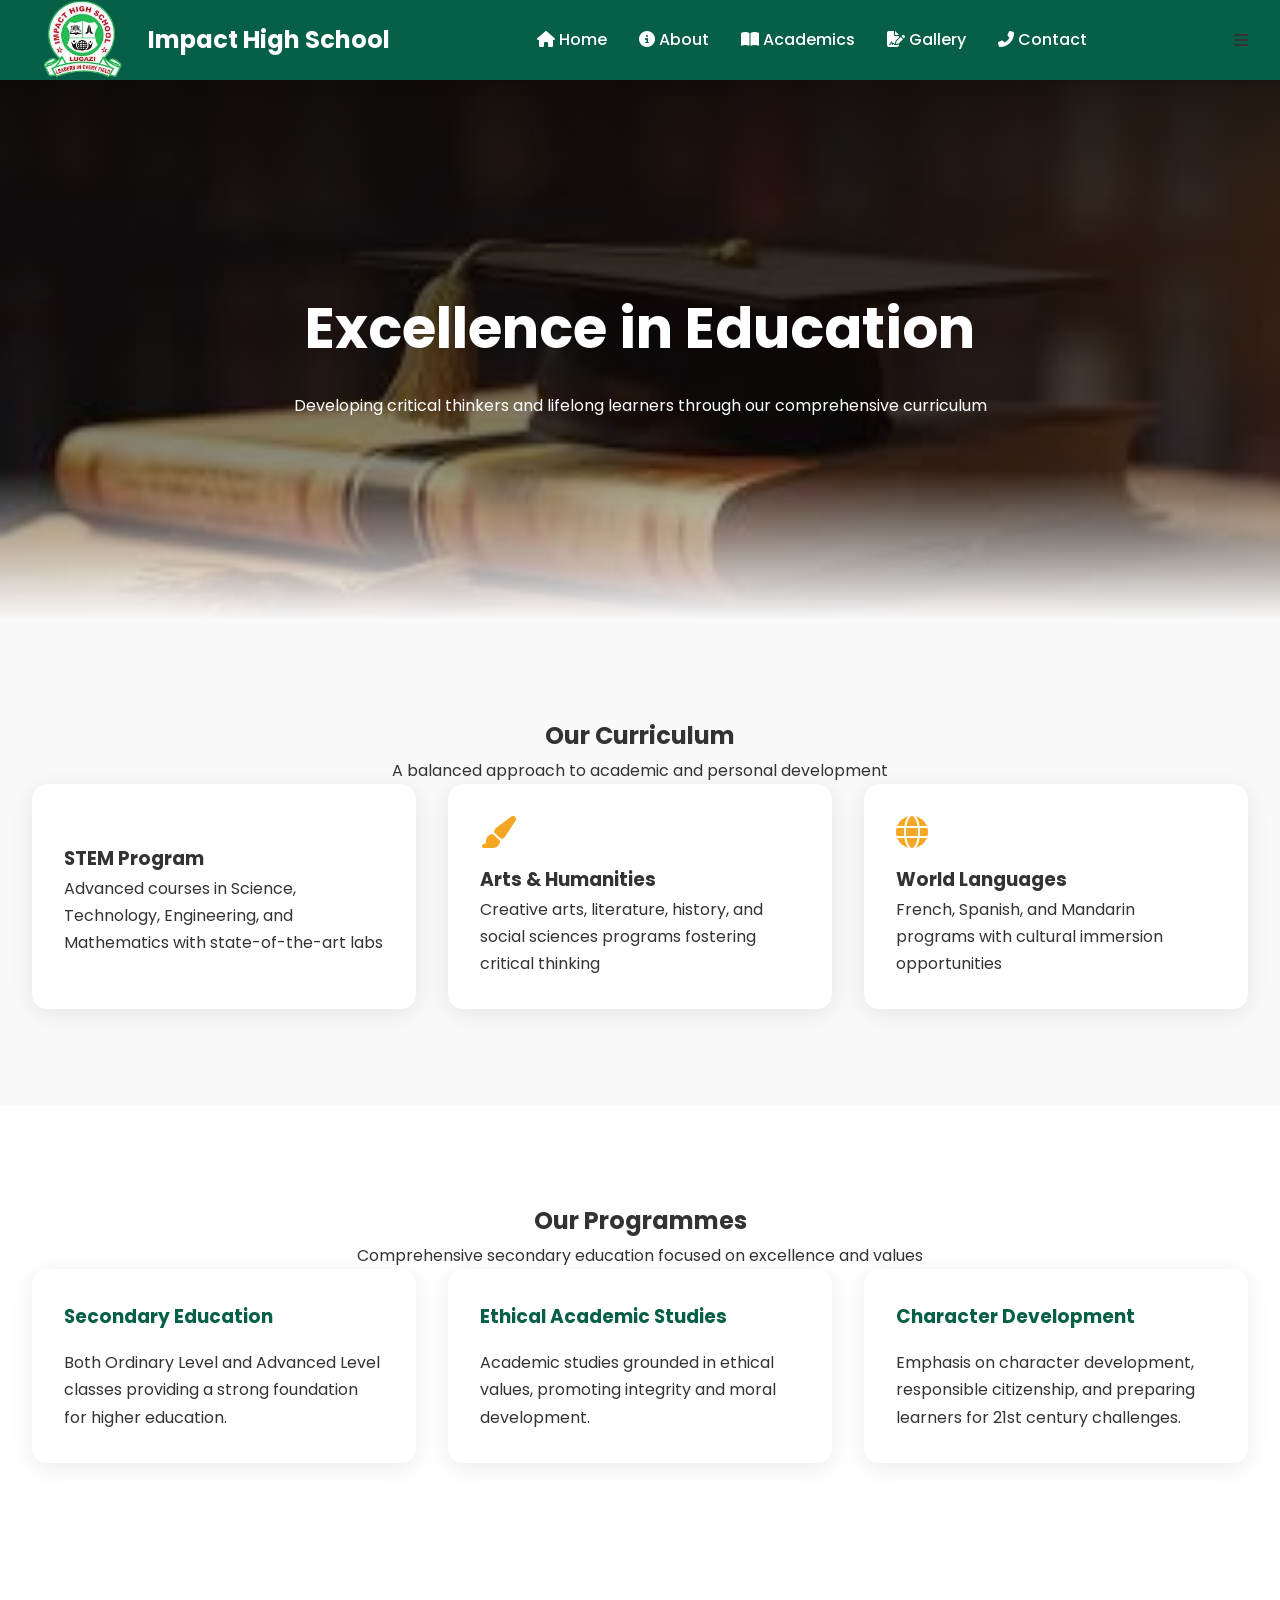
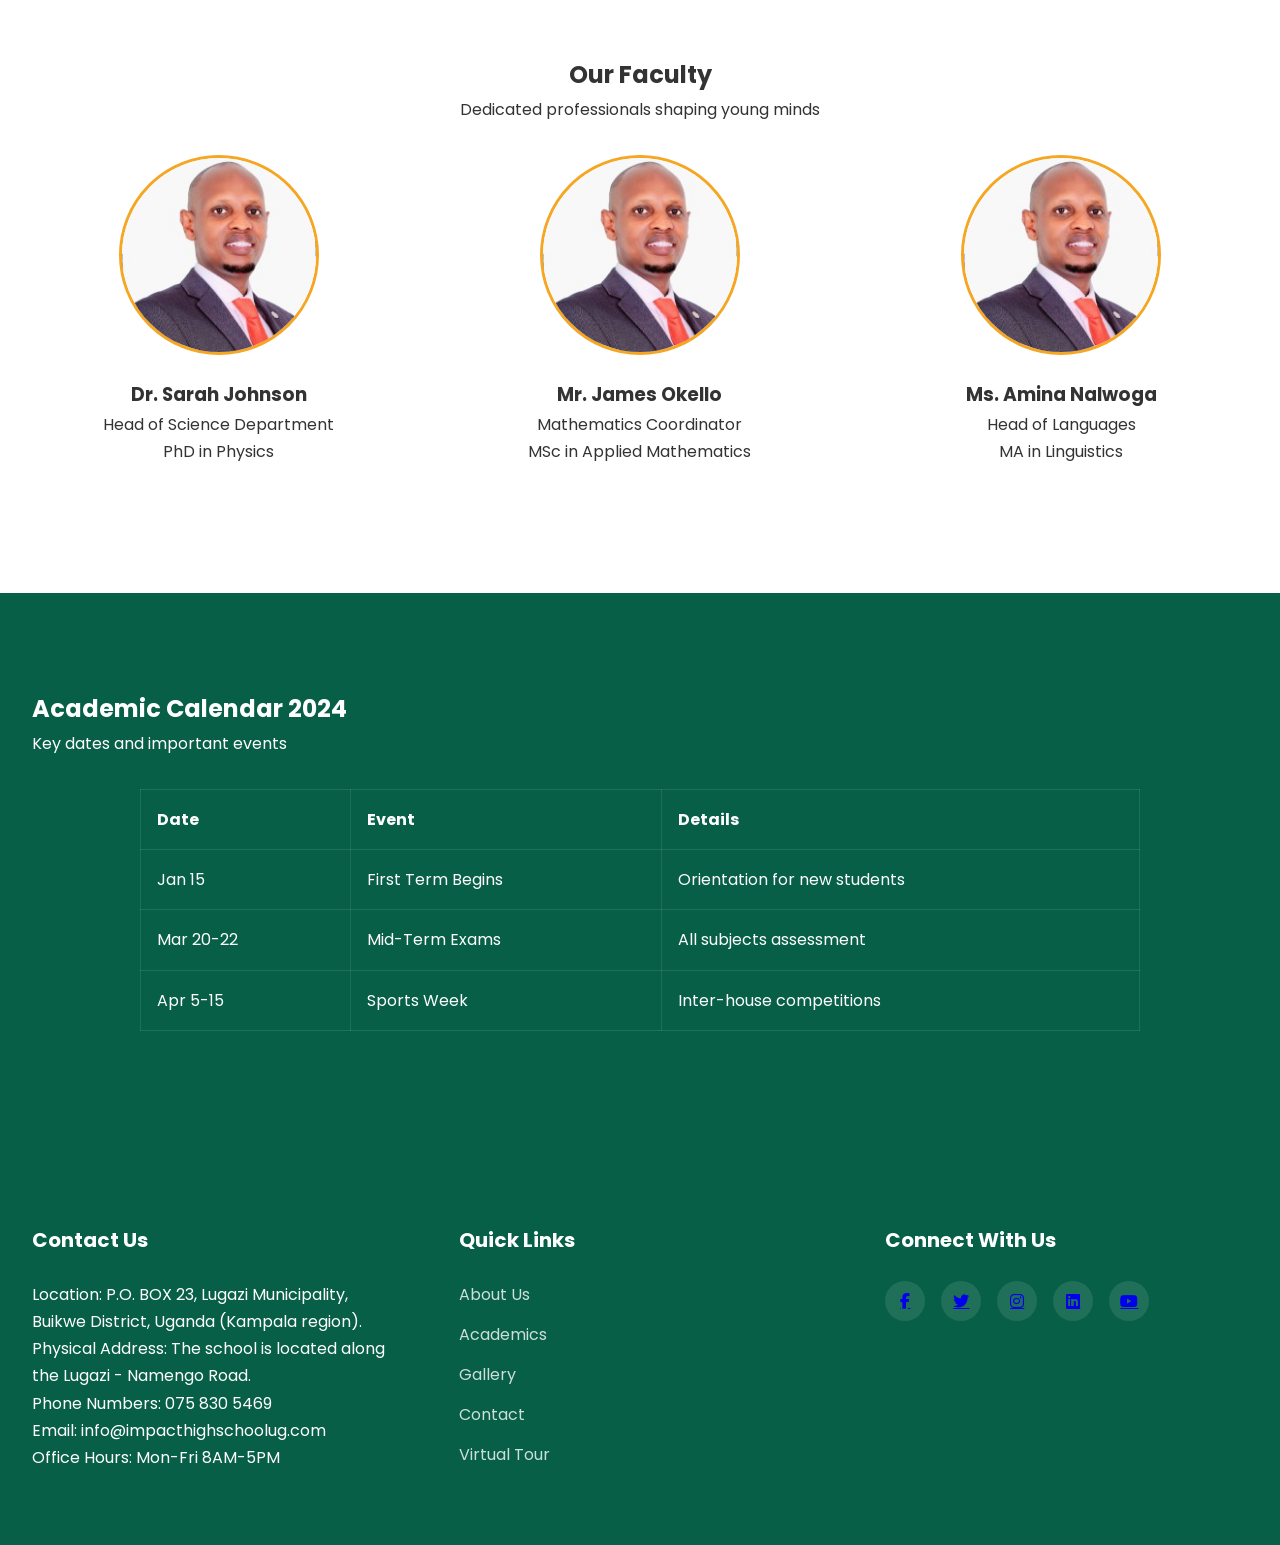
<file: old_version/academics.html>
<!DOCTYPE html>
<html lang="en">
<head>
    <meta charset="UTF-8">
    <meta name="viewport" content="width=device-width, initial-scale=1.0">
    <title>Academics - Impact High School</title>
    <link rel="stylesheet" href="https://cdnjs.cloudflare.com/ajax/libs/font-awesome/6.4.0/css/all.min.css">
    <link rel="stylesheet" href="https://fonts.googleapis.com/css2?family=Poppins:wght@300;400;600;700&display=swap">
    <style>
        /* Existing styles from index.html */
        :root {
            --primary: #2A5C82;
            --secondary: #F5A623;
            --accent:#1A2B3C ;
            --dark: #065f46;
            --light: white;
            --text: #333;
        }

        * {
            margin: 0;
            padding: 0;
            box-sizing: border-box;
        }

        body {
            font-family: 'Poppins', sans-serif;
            line-height: 1.7;
            color: var(--text);
            background: var(--light);
            overflow-x: hidden;
        }

        /* Header Styles */
        .header 
        {
            background: var(--dark);
            position: sticky;
            top: 0;
            box-shadow: 0 2px 15px rgba(0,0,0,0.1);
            z-index: 1000;
            
        }

        .nav-container {
            max-width: 1400px;
            margin: 0 auto;
            padding: 0 2rem;
            display: flex;
            justify-content: space-between;
            align-items: center;
            height: 80px;
        }

        .logo {
            display: flex;
            align-items: center;
            gap: 1rem;
            text-decoration: none;
        }

        .logo img {
            height: 100px;
            width: auto;
        }

        .logo-text {
            color: white;
            font-size: 1.5rem;
            font-weight: 700;
        }
        
        .logo:hover .logo-text::after {
            transform: scaleX(1);
        }

        /* Main Navigation */
        .main-nav {
            display: flex;
            gap: 2rem;
            align-items: center;
            transition: all 0.3s ease;
        }

        .nav-link {
            color: white;
            text-decoration: none;
            position: relative;
            padding: 0.5rem 0;
            font-weight: 500;
            transition: color 0.3s ease;
        }

        .nav-link::after {
            content: '';
            position: absolute;
            bottom: 0;
            left: 0;
            width: 0;
            height: 2px;
            background: var(--secondary);
            transition: width 0.3s ease;
        }

        .nav-link:hover::after {
            width: 100%;
        }

        /* Academics Hero Section */
        .academics-hero {
            min-height: 60vh;
            background: linear-gradient(rgba(12,9,9,0.9), rgba(12,9,9,0.3)),
                        url('pics/academics-bg.jpg') center/cover;
            display: flex;
            align-items: center;
            color: white;
            padding: 4rem 2rem;
            position: relative;
        }

        .academics-hero::after {
            content: '';
            position: absolute;
            bottom: 0;
            left: 0;
            right: 0;
            height: 150px;
            background: linear-gradient(to bottom, transparent, #f9f9f9);
            pointer-events: none;
        }

        .academics-hero-content {
            max-width: 1400px;
            margin: 0 auto;
            text-align: center;
            animation: float 3s ease-in-out infinite;
            position: relative;
            z-index: 1;
        }

        @keyframes float {
            0%, 100% { transform: translateY(0); }
            50% { transform: translateY(-20px); }
        }

        .academics-hero h1 {
            font-size: 3.5rem;
            margin-bottom: 1rem;
        }

        /* Curriculum Section */
        .curriculum {
            padding: 6rem 2rem;
            background: #f9f9f9;
        }

        .subject-grid {
            display: grid;
            grid-template-columns: repeat(auto-fit, minmax(300px, 1fr));
            gap: 2rem;
            max-width: 1400px;
            margin: 0 auto;
        }

        .subject-card {
            background: white;
            padding: 2rem;
            border-radius: 15px;
            box-shadow: 0 5px 25px rgba(0,0,0,0.08);
            transition: transform 0.3s ease;
        }

        .subject-card:hover {
            transform: translateY(-5px);
        }

        .subject-icon {
            font-size: 2rem;
            color: var(--secondary);
            margin-bottom: 1rem;
        }

        /* Programmes Section */
        .programmes {
            padding: 6rem 2rem;
            background: var(--light);
        }

        .programmes-grid {
            display: grid;
            grid-template-columns: repeat(auto-fit, minmax(300px, 1fr));
            gap: 2rem;
            max-width: 1400px;
            margin: 0 auto;
        }

        .programme-card {
            background: white;
            padding: 2rem;
            border-radius: 15px;
            box-shadow: 0 5px 25px rgba(0,0,0,0.08);
            transition: transform 0.3s ease;
        }

        .programme-card:hover {
            transform: translateY(-5px);
        }

        .programme-card h3 {
            color: var(--dark);
            margin-bottom: 1rem;
        }

        .programme-card p {
            color: var(--text);
        }

        /* Faculty Section */
        .faculty {
            padding: 6rem 2rem;
        }

        .faculty-grid {
            display: grid;
            grid-template-columns: repeat(auto-fit, minmax(250px, 1fr));
            gap: 3rem;
            max-width: 1400px;
            margin: 0 auto;
        }

        .faculty-card {
            text-align: center;
            padding: 2rem;
        }

        .faculty-img {
            width: 200px;
            height: 200px;
            border-radius: 50%;
            object-fit: cover;
            margin-bottom: 1rem;
            border: 3px solid var(--secondary);
        }

        /* Academic Calendar */
        .calendar {
            padding: 6rem 2rem;
            background: var(--dark);
            color: white;
        }

        .calendar-table {
            width: 100%;
            max-width: 1000px;
            margin: 2rem auto;
            border-collapse: collapse;
        }

        .calendar-table th,
        .calendar-table td {
            padding: 1rem;
            border: 1px solid rgba(255,255,255,0.1);
            text-align: left;
        }

        /* Existing Footer Styles from index.html */
         .footer {
            background: var(--dark);
            color: white;
            padding: 4rem 2rem;
        }

        .footer-content {
            max-width: 1400px;
            margin: 0 auto;
            display: grid;
            grid-template-columns: repeat(auto-fit, minmax(250px, 1fr));
            gap: 4rem;
        }

        .footer-section h3 {
            color: white;
            margin-bottom: 1.5rem;
            font-size: 1.25rem;
        }

        .footer-links {
            list-style: none;
        }

        .footer-links li {
            margin-bottom: 0.8rem;
        }

        .footer-links a {
            color: rgba(255,255,255,0.8);
            text-decoration: none;
            transition: all 0.3s ease;
        }

        .footer-links a:hover {
            color: var(--secondary);
            padding-left: 5px;
        }

        .social-links {
            display: flex;
            gap: 1rem;
            margin-top: 1rem;
        }

        .social-links a {
            width: 40px;
            height: 40px;
            border-radius: 50%;
            background: rgba(255,255,255,0.1);
            display: flex;
            align-items: center;
            justify-content: center;
            transition: all 0.3s ease;
        }

        .social-links a:hover {
            background: var(--secondary);
            transform: translateY(-3px);
        }

        /* Responsive Design */
        @media (max-width: 768px) {
            .hero h1 {
                font-size: 2.5rem;
            }

            .main-nav {
                position: fixed;
                top: 80px;
                right: -100%;
                background: var(--dark);
                flex-direction: column;
                width: 100%;
                padding: 2rem;
                transition: right 0.3s ease;
            }

            .main-nav.active {
                right: 0;
            }

            .hamburger {
                display: block;
                color: white;
                font-size: 1.5rem;
                cursor: pointer;
                transition: transform 0.3s ease;
            }

            .hamburger.active {
                transform: rotate(90deg);
            }
        }
         @media (max-width: 768px) {
            .nav-container {
                height: 80px;
                padding: 0 1.5rem;
            }
    
            .logo img {
                height: 60px;
            }
    
            .main-nav {
                top: 80px;
                backdrop-filter: blur(15px);
                
                padding: 2rem 1.5rem;
            }
    
            .nav-link {
                padding: 1rem 0;
                font-size: 1.1rem;
            }
        }
    </style>
</head>
<body>
     <header class="header">
        <nav class="nav-container">
            <a href="index.html" class="logo">
                <img src="pics/impactt.png" alt="Impact High School Logo">
                <span class="logo-text">Impact High School</span>
            </a>
           <div class="main-nav">
            <a href="index.html" class="nav-link">
                <i class="fas fa-home"></i>
                Home
            </a>
            <a href="about.html" class="nav-link">
                <i class="fas fa-info-circle"></i>
                About
            </a>
            <a href="academics.html" class="nav-link">
                <i class="fas fa-book-open"></i>
                Academics
            </a>
            <a href="gallery.html" class="nav-link">
                <i class="fas fa-file-signature"></i>
                Gallery
            </a>
            <a href="contact.html" class="nav-link">
                <i class="fas fa-phone-alt"></i>
                Contact
            </a>
        </div>
            <i class="fas fa-bars hamburger"></i>
        </nav>
    </header>

    <section class="academics-hero">
        <div class="academics-hero-content">
            <h1>Excellence in Education</h1>
            <p>Developing critical thinkers and lifelong learners through our comprehensive curriculum</p>
        </div>
    </section>

    <section class="curriculum">
        <div class="section-title">
            <h2 style='text-align:center;'>Our Curriculum</h2>
            <p  style='text-align:center;'>A balanced approach to academic and personal development</p>
        </div>
        <div class="subject-grid">
            <div class="subject-card">
                <i class="fas fa-science subject-icon"></i>
                <h3>STEM Program</h3>
                <p>Advanced courses in Science, Technology, Engineering, and Mathematics with state-of-the-art labs</p>
            </div>
            <div class="subject-card">
                <i class="fas fa-paint-brush subject-icon"></i>
                <h3>Arts & Humanities</h3>
                <p>Creative arts, literature, history, and social sciences programs fostering critical thinking</p>
            </div>
            <div class="subject-card">
                <i class="fas fa-globe subject-icon"></i>
                <h3>World Languages</h3>
                <p>French, Spanish, and Mandarin programs with cultural immersion opportunities</p>
            </div>
        </div>
    </section>

    <section class="programmes">
        <div class="section-title">
            <h2 style='text-align:center;'>Our Programmes</h2>
            <p  style='text-align:center;'>Comprehensive secondary education focused on excellence and values</p>
        </div>
        <div class="programmes-grid">
            <div class="programme-card">
                <h3>Secondary Education</h3>
                <p>Both Ordinary Level and Advanced Level classes providing a strong foundation for higher education.</p>
            </div>
            <div class="programme-card">
                <h3>Ethical Academic Studies</h3>
                <p>Academic studies grounded in ethical values, promoting integrity and moral development.</p>
            </div>
            <div class="programme-card">
                <h3>Character Development</h3>
                <p>Emphasis on character development, responsible citizenship, and preparing learners for 21st century challenges.</p>
            </div>
        </div>
    </section>

    <section class="faculty">
        <div class="section-title">
            <h2 style='text-align:center;'>Our Faculty</h2>
            <p  style='text-align:center;'>Dedicated professionals shaping young minds</p>
        </div>
        <div class="faculty-grid">
            <div class="faculty-card">
                <img src="pics/1728209172390.jpeg" alt="Dr. Sarah Johnson" class="faculty-img">
                <h3>Dr. Sarah Johnson</h3>
                <p>Head of Science Department<br>PhD in Physics</p>
            </div>
            <div class="faculty-card">
                <img src="pics/1728209172390.jpeg" alt="Mr. James Okello" class="faculty-img">
                <h3>Mr. James Okello</h3>
                <p>Mathematics Coordinator<br>MSc in Applied Mathematics</p>
            </div>
            <div class="faculty-card">
                <img src="pics/1728209172390.jpeg" alt="Ms. Amina Nalwoga" class="faculty-img">
                <h3>Ms. Amina Nalwoga</h3>
                <p>Head of Languages<br>MA in Linguistics</p>
            </div>
        </div>
    </section>

    <section class="calendar">
        <div class="section-title">
            <h2>Academic Calendar 2024</h2>
            <p>Key dates and important events</p>
        </div>
        <table class="calendar-table">
            <thead>
                <tr>
                    <th>Date</th>
                    <th>Event</th>
                    <th>Details</th>
                </tr>
            </thead>
            <tbody>
                <tr>
                    <td>Jan 15</td>
                    <td>First Term Begins</td>
                    <td>Orientation for new students</td>
                </tr>
                <tr>
                    <td>Mar 20-22</td>
                    <td>Mid-Term Exams</td>
                    <td>All subjects assessment</td>
                </tr>
                <tr>
                    <td>Apr 5-15</td>
                    <td>Sports Week</td>
                    <td>Inter-house competitions</td>
                </tr>
            </tbody>
        </table>
    </section>

   <footer class="footer">
        <div class="footer-content">
            <div class="footer-section">
                <h3>Contact Us</h3>
                <p>Location: P.O. BOX 23, Lugazi Municipality, Buikwe District, Uganda (Kampala region).<br>
                Physical Address: The school is located along the Lugazi - Namengo Road.<br>
                Phone Numbers: 075 830 5469<br>
                Email: info@impacthighschoolug.com<br>
                Office Hours: Mon-Fri 8AM-5PM</p>
            </div>
            <div class="footer-section">
                <h3>Quick Links</h3>
                <ul class="footer-links">
                    <li><a href="about.html">About Us</a></li>
                    <li><a href="academics.html">Academics</a></li>
                    <li><a href="gallery.html">Gallery</a></li>
                    <li><a href="contact.html">Contact</a></li>
                    <li><a href="video.html">Virtual Tour</a></li>
                </ul>
            </div>
            <div class="footer-section">
                <h3>Connect With Us</h3>
                <div class="social-links">
                    <a href="https://www.facebook.com/p/Impact-high-school-lugazi-100064060272255/"><i class="fab fa-facebook-f"></i></a>
                    <a href="#"><i class="fab fa-twitter"></i></a>
                    <a href="https://www.instagram.com/impact_high_school_lugazi/"><i class="fab fa-instagram"></i></a>
                    <a href="https://ug.linkedin.com/company/impact-high-school-lugazi"><i class="fab fa-linkedin"></i></a>
                    <a href="https://www.youtube.com/watch?v=IFVZ60-DcK4"><i class="fab fa-youtube"></i></a>
                </div>
            </div>
        </div>
    </footer>

    <script>
        // Mobile menu toggle from index.html
        const hamburger = document.querySelector('.hamburger');
        const nav = document.querySelector('.main-nav');

        hamburger.addEventListener('click', () => {
            nav.classList.toggle('active');
            hamburger.classList.toggle('active');
        });
    </script>

<script async type='module' src='https://interfaces.zapier.com/assets/web-components/zapier-interfaces/zapier-interfaces.esm.js'></script>
<zapier-interfaces-chatbot-embed is-popup='true' chatbot-id='cmks0upgf002irzj2km2b9cpo'></zapier-interfaces-chatbot-embed>

</body>
</html>
</file>
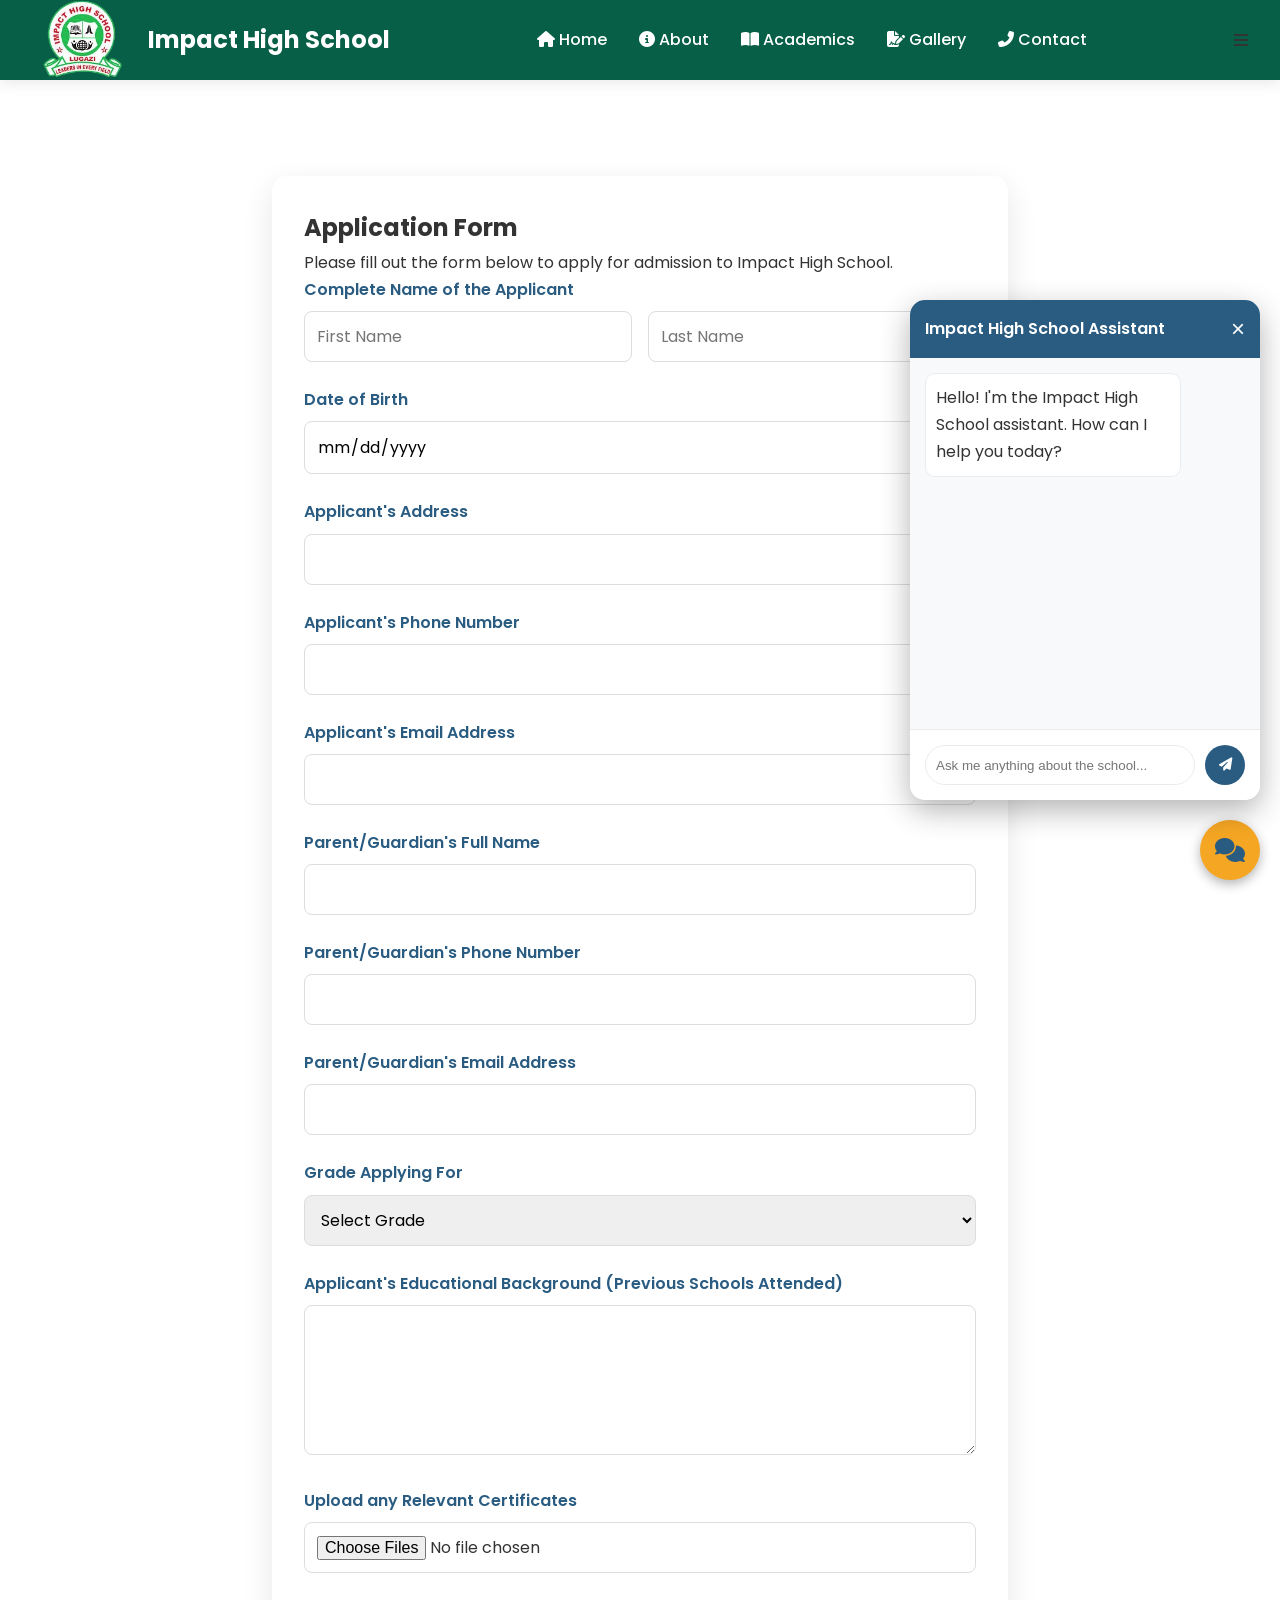
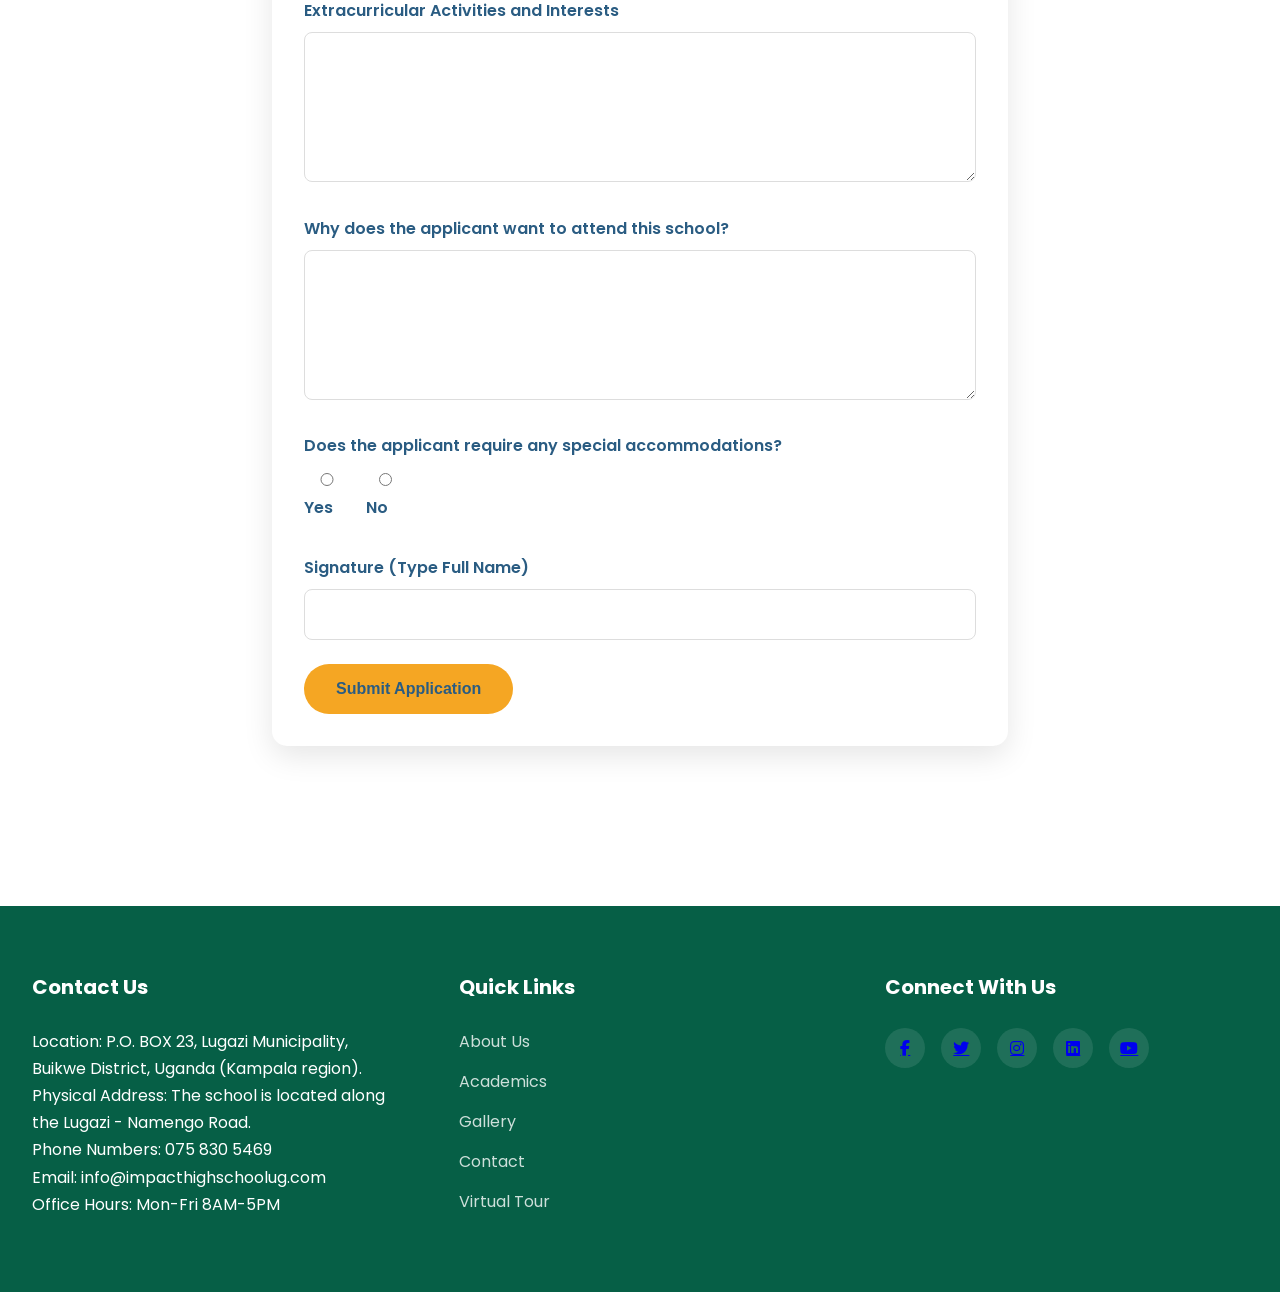
<file: old_version/apply.html>
<!DOCTYPE html>
<html lang="en">
<head>
    <meta charset="UTF-8">
    <meta name="viewport" content="width=device-width, initial-scale=1.0">
    <title>Apply Now - Impact High School</title>
    <link rel="stylesheet" href="https://cdnjs.cloudflare.com/ajax/libs/font-awesome/6.4.0/css/all.min.css">
    <link rel="stylesheet" href="https://fonts.googleapis.com/css2?family=Poppins:wght@300;400;600;700&display=swap">
    <style>
        :root {
            --primary: #2A5C82;
            --secondary: #F5A623;
            --accent: #1A2B3C;
            --dark: #065f46;
            --light: white;
            --text: #333;
        }

        * {
            margin: 0;
            padding: 0;
            box-sizing: border-box;
        }

        body {
            font-family: 'Poppins', sans-serif;
            line-height: 1.7;
            color: var(--text);
            background: var(--light);
            overflow-x: hidden;
        }

        /* Header Styles */
        /* Header Styles */
         .header {
            background: var(--dark);
            position: sticky;
            top: 0;
            box-shadow: 0 2px 15px rgba(0,0,0,0.1);
            z-index: 1000;
            
        }

        .nav-container {
            max-width: 1400px;
            margin: 0 auto;
            padding: 0 2rem;
            display: flex;
            justify-content: space-between;
            align-items: center;
            height: 80px;
        }

        .logo {
            display: flex;
            align-items: center;
            gap: 1rem;
            text-decoration: none;
        }

        .logo img {
            height: 100px;
            width: auto;
        }

        .logo-text {
            color: white;
            font-size: 1.5rem;
            font-weight: 700;
        }
        
        .logo:hover .logo-text::after {
            transform: scaleX(1);
        }

        /* Main Navigation */
        .main-nav {
            display: flex;
            gap: 2rem;
            align-items: center;
            transition: all 0.3s ease;
        }

        .nav-link {
            color: white;
            text-decoration: none;
            position: relative;
            padding: 0.5rem 0;
            font-weight: 500;
            transition: color 0.3s ease;
        }

        .nav-link::after {
            content: '';
            position: absolute;
            bottom: 0;
            left: 0;
            width: 0;
            height: 2px;
            background: var(--secondary);
            transition: width 0.3s ease;
        }

        .nav-link:hover::after {
            width: 100%;
        }

        /* Application Form Section */
        .application-section {
            padding: 6rem 2rem;
            max-width: 800px;
            margin: 0 auto;
        }

        .application-form {
            background: white;
            padding: 2rem;
            border-radius: 15px;
            box-shadow: 0 10px 30px rgba(0, 0, 0, 0.1);
        }

        .form-group {
            margin-bottom: 1.5rem;
        }

        .form-group label {
            display: block;
            margin-bottom: 0.5rem;
            font-weight: 600;
            color: var(--primary);
        }

        .form-group input,
        .form-group select,
        .form-group textarea {
            width: 100%;
            padding: 0.75rem;
            border: 1px solid #ddd;
            border-radius: 8px;
            font-size: 1rem;
            font-family: 'Poppins', sans-serif;
        }

        .form-group textarea {
            resize: vertical;
            min-height: 150px;
        }

        .submit-btn {
            background: var(--secondary);
            color: var(--primary);
            padding: 1rem 2rem;
            border: none;
            border-radius: 30px;
            font-size: 1rem;
            font-weight: 600;
            cursor: pointer;
            transition: all 0.3s ease;
        }

        .submit-btn:hover {
            transform: translateY(-3px);
            box-shadow: 0 5px 15px rgba(245, 166, 35, 0.3);
        }

        /* Footer */
        .footer {
            background: var(--dark);
            color: white;
            padding: 4rem 2rem;
            margin-top: 4rem;
        }

        .footer-content {
            max-width: 1400px;
            margin: 0 auto;
            display: grid;
            grid-template-columns: repeat(auto-fit, minmax(250px, 1fr));
            gap: 4rem;
        }

        .footer-section h3 {
            color: white;
            margin-bottom: 1.5rem;
            font-size: 1.25rem;
        }

        .footer-links {
            list-style: none;
        }

        .footer-links li {
            margin-bottom: 0.8rem;
        }

        .footer-links a {
            color: rgba(255, 255, 255, 0.8);
            text-decoration: none;
            transition: all 0.3s ease;
        }

        .footer-links a:hover {
            color: var(--secondary);
            padding-left: 5px;
        }

        .social-links {
            display: flex;
            gap: 1rem;
            margin-top: 1rem;
        }

        .social-links a {
            width: 40px;
            height: 40px;
            border-radius: 50%;
            background: rgba(255, 255, 255, 0.1);
            display: flex;
            align-items: center;
            justify-content: center;
            transition: all 0.3s ease;
        }

        .social-links a:hover {
            background: var(--secondary);
            transform: translateY(-3px);
        }
         /* Responsive Design */
         @media (max-width: 768px) {
            .hero h1 {
                font-size: 2.5rem;
            }

            .main-nav {
                position: fixed;
                top: 80px;
                right: -100%;
                background: var(--dark);
                flex-direction: column;
                width: 100%;
                padding: 2rem;
                transition: right 0.3s ease;
            }

            .main-nav.active {
                right: 0;
            }

            .hamburger {
                display: block;
                color: white;
                font-size: 1.5rem;
                cursor: pointer;
                transition: transform 0.3s ease;
            }

            .hamburger.active {
                transform: rotate(90deg);
            }
        }
         @media (max-width: 768px) {
            .nav-container {
                height: 80px;
                padding: 0 1.5rem;
            }
    
            .logo img {
                height: 60px;
            }
    
            .main-nav {
                top: 80px;
                backdrop-filter: blur(15px);
              
                padding: 2rem 1.5rem;
            }
    
            .nav-link {
                padding: 1rem 0;
                font-size: 1.1rem;
            }
        }
    </style>

    <!-- Chatbot Styles -->
    <style>
        @keyframes bounce {
            0%, 20%, 50%, 80%, 100% {
                transform: translateY(0);
            }
            40% {
                transform: translateY(-10px);
            }
            60% {
                transform: translateY(-5px);
            }
        }

        #chatbot-widget {
            position: fixed;
            bottom: 20px;
            right: 20px;
            z-index: 1001;
            font-family: 'Poppins', sans-serif;
        }

        #chatbot-toggle {
            width: 60px;
            height: 60px;
            background: var(--secondary);
            border-radius: 50%;
            display: flex;
            align-items: center;
            justify-content: center;
            cursor: pointer;
            box-shadow: 0 4px 12px rgba(0,0,0,0.3);
            transition: all 0.3s ease;
        }

        #chatbot-toggle:hover {
            transform: scale(1.1);
        }

        #chatbot-toggle i {
            color: var(--primary);
            font-size: 1.5rem;
            animation: bounce 2s infinite;
        }

        #chatbot-window {
            display: none;
            position: absolute;
            bottom: 80px;
            right: 0;
            width: 350px;
            height: 500px;
            background: white;
            border-radius: 15px;
            box-shadow: 0 10px 30px rgba(0,0,0,0.3);
            overflow: hidden;
            display: flex;
            flex-direction: column;
        }

        #chatbot-header {
            background: var(--primary);
            color: white;
            padding: 15px;
            display: flex;
            justify-content: space-between;
            align-items: center;
        }

        #chatbot-header span {
            font-weight: 600;
        }

        #chatbot-close {
            background: none;
            border: none;
            color: white;
            font-size: 1.5rem;
            cursor: pointer;
        }

        #chatbot-messages {
            flex: 1;
            padding: 15px;
            overflow-y: auto;
            background: #f8f9fa;
        }

        .chatbot-message {
            margin-bottom: 10px;
            padding: 10px;
            border-radius: 10px;
            max-width: 80%;
        }

        .chatbot-message.user {
            background: var(--primary);
            color: white;
            margin-left: auto;
            text-align: right;
        }

        .chatbot-message.bot {
            background: white;
            color: var(--text);
            border: 1px solid #e9ecef;
        }

        #chatbot-input-area {
            display: flex;
            padding: 15px;
            background: white;
            border-top: 1px solid #e9ecef;
        }

        #chatbot-input {
            flex: 1;
            padding: 10px;
            border: 1px solid #e9ecef;
            border-radius: 20px;
            outline: none;
        }

        #chatbot-send {
            background: var(--primary);
            color: white;
            border: none;
            border-radius: 50%;
            width: 40px;
            height: 40px;
            margin-left: 10px;
            cursor: pointer;
            display: flex;
            align-items: center;
            justify-content: center;
        }

        #chatbot-send:hover {
            background: var(--dark);
        }
    </style>
</head>
<body>
      <header class="header">
        <nav class="nav-container">
            <a href="index.html" class="logo">
                <img src="pics/impactt.png" alt="Impact High School Logo">
                <span class="logo-text">Impact High School</span>
            </a>
           <div class="main-nav">
            <a href="index.html" class="nav-link">
                <i class="fas fa-home"></i>
                Home
            </a>
            <a href="about.html" class="nav-link">
                <i class="fas fa-info-circle"></i>
                About
            </a>
            <a href="academics.html" class="nav-link">
                <i class="fas fa-book-open"></i>
                Academics
            </a>
            <a href="gallery.html" class="nav-link">
                <i class="fas fa-file-signature"></i>
                Gallery
            </a>
            <a href="contact.html" class="nav-link">
                <i class="fas fa-phone-alt"></i>
                Contact
            </a>
        </div>
            <i class="fas fa-bars hamburger"></i>
        </nav>
    </header>

    <section class="application-section">
        <div class="application-form">
            <h2>Application Form</h2>
            <p>Please fill out the form below to apply for admission to Impact High School.</p>
            <!-- In the <form> section, replace existing fields with these: -->
<form action="https://formspree.io/f/mbldwrbr" method="POST" enctype="multipart/form-data">
    <!-- Section 1: Personal Information -->
    <div class="form-group">
        <label>Complete Name of the Applicant</label>
        <div style="display: grid; grid-template-columns: 1fr 1fr; gap: 1rem;">
            <input type="text" placeholder="First Name" name="first-name" required>
            <input type="text" placeholder="Last Name" name="last-name" required>
        </div>
    </div>

    <div class="form-group">
        <label for="dob">Date of Birth</label>
        <input type="date" id="dob" name="dob" required>
    </div>

    <div class="form-group">
        <label for="address">Applicant's Address</label>
        <input type="text" id="address" name="address" required>
    </div>

    <div class="form-group">
        <label for="phone">Applicant's Phone Number</label>
        <input type="tel" id="phone" name="phone" required>
    </div>

    <div class="form-group">
        <label for="email">Applicant's Email Address</label>
        <input type="email" id="email" name="email" required>
    </div>

    <!-- Section 2: Parent/Guardian Information -->
    <div class="form-group">
        <label for="parent-name">Parent/Guardian's Full Name</label>
        <input type="text" id="parent-name" name="parent-name" required>
    </div>

    <div class="form-group">
        <label for="parent-phone">Parent/Guardian's Phone Number</label>
        <input type="tel" id="parent-phone" name="parent-phone" required>
    </div>

    <div class="form-group">
        <label for="parent-email">Parent/Guardian's Email Address</label>
        <input type="email" id="parent-email" name="parent-email" required>
    </div>

    <!-- Section 3: Academic Information -->
    <div class="form-group">
        <label for="grade">Grade Applying For</label>
        <select id="grade" name="grade" required>
            <option value="">Select Grade</option>
            <option value="9">Grade 9</option>
            <option value="10">Grade 10</option>
            <option value="11">Grade 11</11>
            <option value="12">Grade 12</option>
        </select>
    </div>

    <div class="form-group">
        <label for="education-background">Applicant's Educational Background (Previous Schools Attended)</label>
        <textarea id="education-background" name="education-background" required></textarea>
    </div>

    <!-- Section 4: Documents Upload -->

    <div class="form-group">
        <label for="certificates">Upload any Relevant Certificates</label>
        <input type="file" id="certificates" name="certificates" accept=".pdf,.doc,.docx,.jpg,.png" multiple>
    </div>

    <!-- Section 5: Additional Information -->
    <div class="form-group">
        <label for="extracurricular">Extracurricular Activities and Interests</label>
        <textarea id="extracurricular" name="extracurricular" required></textarea>
    </div>

    <div class="form-group">
        <label for="reason">Why does the applicant want to attend this school?</label>
        <textarea id="reason" name="reason" required></textarea>
    </div>

    <div class="form-group">
        <label>Does the applicant require any special accommodations?</label>
        <div style="display: flex; gap: 1rem;">
            <label>
                <input type="radio" name="accommodations" value="Yes" required> Yes
            </label>
            <label>
                <input type="radio" name="accommodations" value="No"> No
            </label>
        </div>
    </div>

    <!-- Signature Field -->
    <div class="form-group">
        <label for="signature">Signature (Type Full Name)</label>
        <input type="text" id="signature" name="signature" required>
    </div>

    <button type="submit" class="submit-btn">Submit Application</button>
</form>


        </div>
    </section>

    <footer class="footer">
        <div class="footer-content">
            <div class="footer-section">
                <h3>Contact Us</h3>
                <p>Location: P.O. BOX 23, Lugazi Municipality, Buikwe District, Uganda (Kampala region).<br>
                Physical Address: The school is located along the Lugazi - Namengo Road.<br>
                Phone Numbers: 075 830 5469<br>
                Email: info@impacthighschoolug.com<br>
                Office Hours: Mon-Fri 8AM-5PM</p>
            </div>
            <div class="footer-section">
                <h3>Quick Links</h3>
                <ul class="footer-links">
                    <li><a href="about.html">About Us</a></li>
                    <li><a href="academics.html">Academics</a></li>
                    <li><a href="gallery.html">Gallery</a></li>
                    <li><a href="contact.html">Contact</a></li>
                    <li><a href="video.html">Virtual Tour</a></li>
                </ul>
            </div>
            <div class="footer-section">
                <h3>Connect With Us</h3>
                <div class="social-links">
                    <a href="https://www.facebook.com/p/Impact-high-school-lugazi-100064060272255/"><i class="fab fa-facebook-f"></i></a>
                    <a href="#"><i class="fab fa-twitter"></i></a>
                    <a href="https://www.instagram.com/impact_high_school_lugazi/"><i class="fab fa-instagram"></i></a>
                    <a href="https://ug.linkedin.com/company/impact-high-school-lugazi"><i class="fab fa-linkedin"></i></a>
                    <a href="https://www.youtube.com/watch?v=IFVZ60-DcK4"><i class="fab fa-youtube"></i></a>
                </div>
            </div>
        </div>
    </footer>

    <script>
        // Mobile Menu Toggle
        const hamburger = document.querySelector('.hamburger');
        const nav = document.querySelector('.main-nav');

        hamburger.addEventListener('click', () => {
            nav.classList.toggle('active');
            hamburger.classList.toggle('active');
        });
       

    document.querySelector('form').addEventListener('submit', function(e) {
        e.preventDefault();
        
        // Collect form data
        const formData = new FormData(this);

        // Send to Formspree only
        fetch(this.action, {
            method: 'POST',
            body: formData
        });

        // Show confirmation
        alert('Application submitted successfully!');
        this.reset();
    });
</script>

    <!-- Chatbot Widget -->
    <div id="chatbot-widget">
        <div id="chatbot-toggle">
            <i class="fas fa-comments"></i>
        </div>
        <div id="chatbot-window">
            <div id="chatbot-header">
                <span>Impact High School Assistant</span>
                <button id="chatbot-close">&times;</button>
            </div>
            <div id="chatbot-messages"></div>
            <div id="chatbot-input-area">
                <input type="text" id="chatbot-input" placeholder="Ask me anything about the school...">
                <button id="chatbot-send"><i class="fas fa-paper-plane"></i></button>
            </div>
        </div>
    </div>

    <script>
        // Chatbot functionality
        const chatbotToggle = document.getElementById('chatbot-toggle');
        const chatbotWindow = document.getElementById('chatbot-window');
        const chatbotClose = document.getElementById('chatbot-close');
        const chatbotMessages = document.getElementById('chatbot-messages');
        const chatbotInput = document.getElementById('chatbot-input');
        const chatbotSend = document.getElementById('chatbot-send');

        function addMessage(message, sender) {
            const messageDiv = document.createElement('div');
            messageDiv.classList.add('chatbot-message', sender);
            messageDiv.textContent = message;
            chatbotMessages.appendChild(messageDiv);
            chatbotMessages.scrollTop = chatbotMessages.scrollHeight;
        }

        async function getAIResponse(message) {
            try {
                const response = await fetch('https://api.deepseek.com/v1/chat/completions', {
                    method: 'POST',
                    headers: {
                        'Content-Type': 'application/json',
                        'Authorization': 'Bearer sk-42b68022812149f98af85d4b9341e224'
                    },
                    body: JSON.stringify({
                        model: 'deepseek-chat',
                        messages: [
                            {
                                role: 'system',
                                content: 'You are an assistant for Impact High School. Provide helpful information about the school. Key info: Location: P.O. BOX 23, Lugazi Municipality, Buikwe District, Uganda, along Lugazi-Namengo Road. Phone: 075 830 5469. Email: info@impacthighschoolug.com. Vision: Develop confident young people for independent learning. Mission: World-class education with spiritual values. Programmes: O-Level and A-Level secondary education. Be friendly and informative.'
                            },
                            { role: 'user', content: message }
                        ],
                        max_tokens: 200
                    })
                });
                const data = await response.json();
                if (data.choices && data.choices[0]) {
                    return data.choices[0].message.content;
                } else {
                    return 'Sorry, I couldn\'t generate a response right now. Please try again.';
                }
            } catch (error) {
                console.error('API Error:', error);
                return 'Sorry, I\'m having trouble connecting right now. Please try again later.';
            }
        }

        chatbotToggle.addEventListener('click', () => {
            chatbotWindow.style.display = chatbotWindow.style.display === 'block' ? 'none' : 'block';
        });

        chatbotClose.addEventListener('click', () => {
            chatbotWindow.style.display = 'none';
        });

        chatbotSend.addEventListener('click', async () => {
            const message = chatbotInput.value.trim();
            if (message) {
                addMessage(message, 'user');
                chatbotInput.value = '';
                chatbotInput.disabled = true;
                chatbotSend.disabled = true;
                const response = await getAIResponse(message);
                addMessage(response, 'bot');
                chatbotInput.disabled = false;
                chatbotSend.disabled = false;
            }
        });

        chatbotInput.addEventListener('keypress', (e) => {
            if (e.key === 'Enter') {
                chatbotSend.click();
            }
        });

        // Initial greeting
        setTimeout(() => addMessage('Hello! I\'m the Impact High School assistant. How can I help you today?', 'bot'), 1000);
    </script>

<script async type='module' src='https://interfaces.zapier.com/assets/web-components/zapier-interfaces/zapier-interfaces.esm.js'></script>
<zapier-interfaces-chatbot-embed is-popup='true' chatbot-id='cmks0upgf002irzj2km2b9cpo'></zapier-interfaces-chatbot-embed>
  
</body>
</html>
</file>
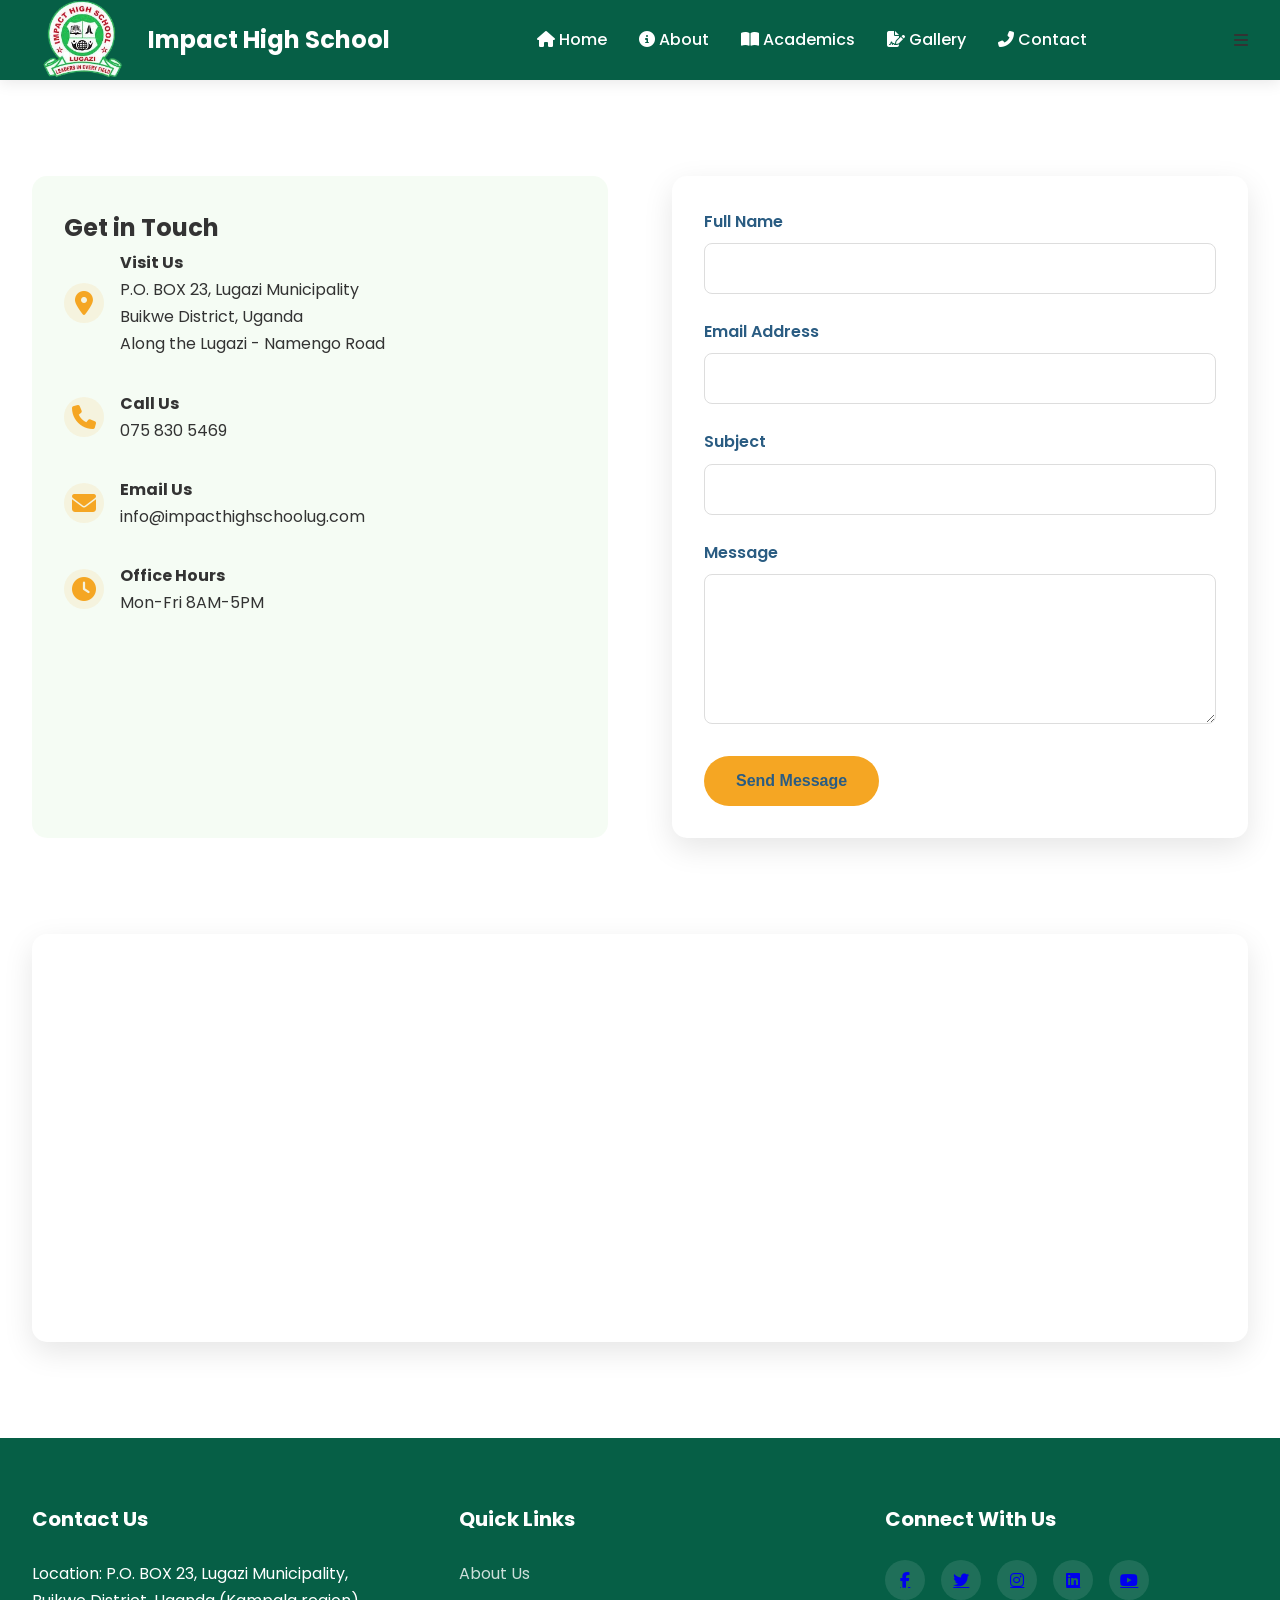
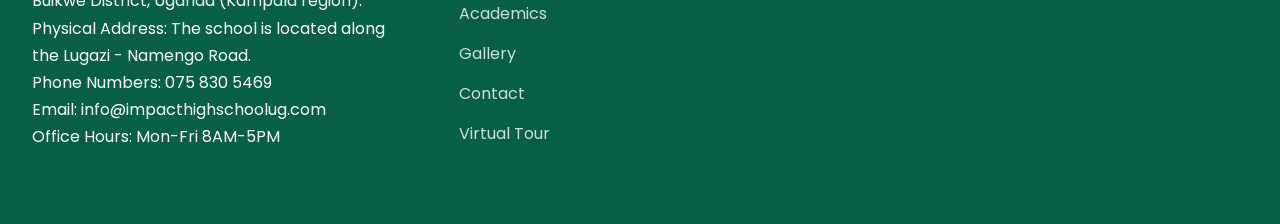
<file: old_version/contact.html>
<!DOCTYPE html>
<html lang="en">
<head>
    <meta charset="UTF-8">
    <meta name="viewport" content="width=device-width, initial-scale=1.0">
    <title>Contact Us - Impact High School</title>
    <link rel="stylesheet" href="https://cdnjs.cloudflare.com/ajax/libs/font-awesome/6.4.0/css/all.min.css">
    <link rel="stylesheet" href="https://fonts.googleapis.com/css2?family=Poppins:wght@300;400;600;700&display=swap">
    <style>
        /* Existing styles from index.html */
        :root {
            --primary: #2A5C82;
            --secondary: #F5A623;
            --accent: #1A2B3C;
            --dark: #065f46;
            --light: white;
            --text: #333;
        }

        * {
            margin: 0;
            padding: 0;
            box-sizing: border-box;
        }

        body {
            font-family: 'Poppins', sans-serif;
            line-height: 1.7;
            color: var(--text);
            background: var(--light);
            overflow-x: hidden;
        }

        /* Header Styles */
      .header {
            background: var(--dark);
            position: sticky;
            top: 0;
            box-shadow: 0 2px 15px rgba(0,0,0,0.1);
            z-index: 1000;
            
        }

        .nav-container {
            max-width: 1400px;
            margin: 0 auto;
            padding: 0 2rem;
            display: flex;
            justify-content: space-between;
            align-items: center;
            height: 80px;
        }

        .logo {
            display: flex;
            align-items: center;
            gap: 1rem;
            text-decoration: none;
        }

        .logo img {
            height: 100px;
            width: auto;
        }

        .logo-text {
            color: white;
            font-size: 1.5rem;
            font-weight: 700;
        }
        
        .logo:hover .logo-text::after {
            transform: scaleX(1);
        }

        /* Main Navigation */
        .main-nav {
            display: flex;
            gap: 2rem;
            align-items: center;
            transition: all 0.3s ease;
        }

        .nav-link {
            color: white;
            text-decoration: none;
            position: relative;
            padding: 0.5rem 0;
            font-weight: 500;
            transition: color 0.3s ease;
        }

        .nav-link::after {
            content: '';
            position: absolute;
            bottom: 0;
            left: 0;
            width: 0;
            height: 2px;
            background: var(--secondary);
            transition: width 0.3s ease;
        }

        .nav-link:hover::after {
            width: 100%;
        }


        /* Contact Section */
        .contact-section {
            padding: 6rem 2rem;
        }

        .contact-container {
            max-width: 1400px;
            margin: 0 auto;
            display: grid;
            grid-template-columns: repeat(auto-fit, minmax(300px, 1fr));
            gap: 4rem;
        }

        .contact-info {
            background: rgba(62,184,49,0.05);
            padding: 2rem;
            border-radius: 15px;
        }

        .contact-info-item {
            display: flex;
            align-items: center;
            gap: 1rem;
            margin-bottom: 2rem;
        }

        .contact-icon {
            font-size: 1.5rem;
            color: var(--secondary);
            width: 40px;
            height: 40px;
            background: rgba(245,166,35,0.1);
            border-radius: 50%;
            display: flex;
            align-items: center;
            justify-content: center;
        }

        .contact-form {
            background: white;
            padding: 2rem;
            border-radius: 15px;
            box-shadow: 0 10px 30px rgba(0,0,0,0.1);
        }

        .form-group {
            margin-bottom: 1.5rem;
        }

        .form-group label {
            display: block;
            margin-bottom: 0.5rem;
            font-weight: 600;
            color: var(--primary);
        }

        .form-group input,
        .form-group textarea {
            width: 100%;
            padding: 0.75rem;
            border: 1px solid #ddd;
            border-radius: 8px;
            font-size: 1rem;
            font-family: 'Poppins', sans-serif;
        }

        .form-group textarea {
            resize: vertical;
            min-height: 150px;
        }

        .submit-btn {
            background: var(--secondary);
            color: var(--primary);
            padding: 1rem 2rem;
            border: none;
            border-radius: 30px;
            font-size: 1rem;
            font-weight: 600;
            cursor: pointer;
            transition: all 0.3s ease;
        }

        .submit-btn:hover {
            transform: translateY(-3px);
            box-shadow: 0 5px 15px rgba(245,166,35,0.3);
        }

        /* Map Section */
        .map-section {
            padding: 0 2rem 6rem;
        }

        .map-container {
            max-width: 1400px;
            margin: 0 auto;
            border-radius: 15px;
            overflow: hidden;
            box-shadow: 0 10px 30px rgba(0,0,0,0.1);
        }

        /* Existing Footer Styles */
         .footer {
            background: var(--dark);
            color: white;
            padding: 4rem 2rem;
        }

        .footer-content {
            max-width: 1400px;
            margin: 0 auto;
            display: grid;
            grid-template-columns: repeat(auto-fit, minmax(250px, 1fr));
            gap: 4rem;
        }

        .footer-section h3 {
            color: white;
            margin-bottom: 1.5rem;
            font-size: 1.25rem;
        }

        .footer-links {
            list-style: none;
        }

        .footer-links li {
            margin-bottom: 0.8rem;
        }

        .footer-links a {
            color: rgba(255,255,255,0.8);
            text-decoration: none;
            transition: all 0.3s ease;
        }

        .footer-links a:hover {
            color: var(--secondary);
            padding-left: 5px;
        }

        .social-links {
            display: flex;
            gap: 1rem;
            margin-top: 1rem;
        }

        .social-links a {
            width: 40px;
            height: 40px;
            border-radius: 50%;
            background: rgba(255,255,255,0.1);
            display: flex;
            align-items: center;
            justify-content: center;
            transition: all 0.3s ease;
        }

        .social-links a:hover {
            background: var(--secondary);
            transform: translateY(-3px);
        }

        /* Responsive Design */
        @media (max-width: 768px) {
            .hero h1 {
                font-size: 2.5rem;
            }

            .main-nav {
                position: fixed;
                top: 80px;
                right: -100%;
                background: var(--dark);
                flex-direction: column;
                width: 100%;
                padding: 2rem;
                transition: right 0.3s ease;
            }

            .main-nav.active {
                right: 0;
            }

            .hamburger {
                display: block;
                color: white;
                font-size: 1.5rem;
                cursor: pointer;
                transition: transform 0.3s ease;
            }

            .hamburger.active {
                transform: rotate(90deg);
            }
        }
         @media (max-width: 768px) {
            .nav-container {
                height: 80px;
                padding: 0 1.5rem;
            }
    
            .logo img {
                height: 60px;
            }
    
            .main-nav {
                top: 80px;
                backdrop-filter: blur(15px);
               
                padding: 2rem 1.5rem;
            }
    
            .nav-link {
                padding: 1rem 0;
                font-size: 1.1rem;
            }
        }
    </style>

    <!-- Chatbot Styles -->
    <style>
        @keyframes bounce {
            0%, 20%, 50%, 80%, 100% {
                transform: translateY(0);
            }
            40% {
                transform: translateY(-10px);
            }
            60% {
                transform: translateY(-5px);
            }
        }

        #chatbot-widget {
            position: fixed;
            bottom: 20px;
            right: 20px;
            z-index: 1001;
            font-family: 'Poppins', sans-serif;
        }

        #chatbot-toggle {
            width: 60px;
            height: 60px;
            background: var(--secondary);
            border-radius: 50%;
            display: flex;
            align-items: center;
            justify-content: center;
            cursor: pointer;
            box-shadow: 0 4px 12px rgba(0,0,0,0.3);
            transition: all 0.3s ease;
        }

        #chatbot-toggle:hover {
            transform: scale(1.1);
        }

        #chatbot-toggle i {
            color: var(--primary);
            font-size: 1.5rem;
            animation: bounce 2s infinite;
        }

        #chatbot-window {
            display: none;
            position: absolute;
            bottom: 80px;
            right: 0;
            width: 350px;
            height: 500px;
            background: white;
            border-radius: 15px;
            box-shadow: 0 10px 30px rgba(0,0,0,0.3);
            overflow: hidden;
            display: flex;
            flex-direction: column;
        }

        #chatbot-header {
            background: var(--primary);
            color: white;
            padding: 15px;
            display: flex;
            justify-content: space-between;
            align-items: center;
        }

        #chatbot-header span {
            font-weight: 600;
        }

        #chatbot-close {
            background: none;
            border: none;
            color: white;
            font-size: 1.5rem;
            cursor: pointer;
        }

        #chatbot-messages {
            flex: 1;
            padding: 15px;
            overflow-y: auto;
            background: #f8f9fa;
        }

        .chatbot-message {
            margin-bottom: 10px;
            padding: 10px;
            border-radius: 10px;
            max-width: 80%;
        }

        .chatbot-message.user {
            background: var(--primary);
            color: white;
            margin-left: auto;
            text-align: right;
        }

        .chatbot-message.bot {
            background: white;
            color: var(--text);
            border: 1px solid #e9ecef;
        }

        #chatbot-input-area {
            display: flex;
            padding: 15px;
            background: white;
            border-top: 1px solid #e9ecef;
        }

        #chatbot-input {
            flex: 1;
            padding: 10px;
            border: 1px solid #e9ecef;
            border-radius: 20px;
            outline: none;
        }

        #chatbot-send {
            background: var(--primary);
            color: white;
            border: none;
            border-radius: 50%;
            width: 40px;
            height: 40px;
            margin-left: 10px;
            cursor: pointer;
            display: flex;
            align-items: center;
            justify-content: center;
        }

        #chatbot-send:hover {
            background: var(--dark);
        }
    </style>
</head>
<body>
    <header class="header">
        <nav class="nav-container">
            <a href="index.html" class="logo">
                <img src="pics/impactt.png" alt="Impact High School Logo">
                <span class="logo-text">Impact High School</span>
            </a>
           <div class="main-nav">
            <a href="index.html" class="nav-link">
                <i class="fas fa-home"></i>
                Home
            </a>
            <a href="about.html" class="nav-link">
                <i class="fas fa-info-circle"></i>
                About
            </a>
            <a href="academics.html" class="nav-link">
                <i class="fas fa-book-open"></i>
                Academics
            </a>
            <a href="gallery.html" class="nav-link">
                <i class="fas fa-file-signature"></i>
                Gallery
            </a>
            <a href="contact.html" class="nav-link">
                <i class="fas fa-phone-alt"></i>
                Contact
            </a>
        </div>
            <i class="fas fa-bars hamburger"></i>
        </nav>
    </header>

    <section class="contact-section">
        <div class="contact-container">
            <div class="contact-info">
                <h2>Get in Touch</h2>
                <div class="contact-info-item">
                    <div class="contact-icon">
                        <i class="fas fa-map-marker-alt"></i>
                    </div>
                    <div>
                        <h4>Visit Us</h4>
                        <p>P.O. BOX 23, Lugazi Municipality<br>
                        Buikwe District, Uganda<br>
                        Along the Lugazi - Namengo Road</p>
                    </div>
                </div>
                <div class="contact-info-item">
                    <div class="contact-icon">
                        <i class="fas fa-phone"></i>
                    </div>
                    <div>
                        <h4>Call Us</h4>
                        <p>075 830 5469</p>
                    </div>
                </div>
                <div class="contact-info-item">
                    <div class="contact-icon">
                        <i class="fas fa-envelope"></i>
                    </div>
                    <div>
                        <h4>Email Us</h4>
                        <p>info@impacthighschoolug.com</p>
                    </div>
                </div>
                <div class="contact-info-item">
                    <div class="contact-icon">
                        <i class="fas fa-clock"></i>
                    </div>
                    <div>
                        <h4>Office Hours</h4>
                        <p>Mon-Fri 8AM-5PM</p>
                    </div>
                </div>
            </div>

            <form class="contact-form" action="https://formspree.io/f/mbldwrbr" method="POST">
                <div class="form-group">
                    <label for="name">Full Name</label>
                    <input type="text" id="name" name="name" required>
                </div>
                <div class="form-group">
                    <label for="email">Email Address</label>
                    <input type="email" id="email" name="email" required>
                </div>
                <div class="form-group">
                    <label for="subject">Subject</label>
                    <input type="text" id="subject" name="subject" required>
                </div>
                <div class="form-group">
                    <label for="message">Message</label>
                    <textarea id="message" name="message" required></textarea>
                </div>
                <button type="submit" class="submit-btn">Send Message</button>
            </form>
        </div>
    </section>

    <section class="map-section">
        <div class="map-container">
            <iframe src="https://www.google.com/maps/embed?pb=!1m18!1m12!1m3!1d3989.7536223157963!2d32.90897431475395!3d0.3474355640121603!2m3!1f0!2f0!3f0!3m2!1i1024!2i768!4f13.1!3m3!1m2!1s0x177bbd1915f5f7ff%3A0x13d37b9a8a7a9c4!2sLugazi%2C%20Uganda!5e0!3m2!1sen!2sus!4v1623932345678!5m2!1sen!2sus" 
                    width="100%" 
                    height="400" 
                    style="border:0;" 
                    allowfullscreen="" 
                    loading="fast">
            </iframe>
        </div>
    </section>

   <footer class="footer">
        <div class="footer-content">
            <div class="footer-section">
                <h3>Contact Us</h3>
                <p>Location: P.O. BOX 23, Lugazi Municipality, Buikwe District, Uganda (Kampala region).<br>
                Physical Address: The school is located along the Lugazi - Namengo Road.<br>
                Phone Numbers: 075 830 5469<br>
                Email: info@impacthighschoolug.com<br>
                Office Hours: Mon-Fri 8AM-5PM</p>
            </div>
            <div class="footer-section">
                <h3>Quick Links</h3>
                <ul class="footer-links">
                    <li><a href="about.html">About Us</a></li>
                    <li><a href="academics.html">Academics</a></li>
                    <li><a href="gallery.html">Gallery</a></li>
                    <li><a href="contact.html">Contact</a></li>
                    <li><a href="video.html">Virtual Tour</a></li>
                </ul>
            </div>
            <div class="footer-section">
                <h3>Connect With Us</h3>
                <div class="social-links">
                    <a href="https://www.facebook.com/p/Impact-high-school-lugazi-100064060272255/"><i class="fab fa-facebook-f"></i></a>
                    <a href="#"><i class="fab fa-twitter"></i></a>
                    <a href="https://www.instagram.com/impact_high_school_lugazi/"><i class="fab fa-instagram"></i></a>
                    <a href="https://ug.linkedin.com/company/impact-high-school-lugazi"><i class="fab fa-linkedin"></i></a>
                    <a href="https://www.youtube.com/watch?v=IFVZ60-DcK4"><i class="fab fa-youtube"></i></a>
                </div>
            </div>
        </div>
    </footer>


    <script>
        // Mobile menu toggle from index.html
        const hamburger = document.querySelector('.hamburger');
        const nav = document.querySelector('.main-nav');

        hamburger.addEventListener('click', () => {
            nav.classList.toggle('active');
            hamburger.classList.toggle('active');
        });
    </script>

    
    <script>
        // Chatbot functionality
        const chatbotToggle = document.getElementById('chatbot-toggle');
        const chatbotWindow = document.getElementById('chatbot-window');
        const chatbotClose = document.getElementById('chatbot-close');
        const chatbotMessages = document.getElementById('chatbot-messages');
        const chatbotInput = document.getElementById('chatbot-input');
        const chatbotSend = document.getElementById('chatbot-send');

        function addMessage(message, sender) {
            const messageDiv = document.createElement('div');
            messageDiv.classList.add('chatbot-message', sender);
            messageDiv.textContent = message;
            chatbotMessages.appendChild(messageDiv);
            chatbotMessages.scrollTop = chatbotMessages.scrollHeight;
        }

        async function getAIResponse(message) {
            try {
                const response = await fetch('https://api.deepseek.com/v1/chat/completions', {
                    method: 'POST',
                    headers: {
                        'Content-Type': 'application/json',
                        'Authorization': 'Bearer sk-42b68022812149f98af85d4b9341e224'
                    },
                    body: JSON.stringify({
                        model: 'deepseek-chat',
                        messages: [
                            {
                                role: 'system',
                                content: 'You are an assistant for Impact High School. Provide helpful information about the school. Key info: Location: P.O. BOX 23, Lugazi Municipality, Buikwe District, Uganda, along Lugazi-Namengo Road. Phone: 075 830 5469. Email: info@impacthighschoolug.com. Vision: Develop confident young people for independent learning. Mission: World-class education with spiritual values. Programmes: O-Level and A-Level secondary education. Be friendly and informative.'
                            },
                            { role: 'user', content: message }
                        ],
                        max_tokens: 200
                    })
                });
                const data = await response.json();
                if (data.choices && data.choices[0]) {
                    return data.choices[0].message.content;
                } else {
                    return 'Sorry, I couldn\'t generate a response right now. Please try again.';
                }
            } catch (error) {
                console.error('API Error:', error);
                return 'Sorry, I\'m having trouble connecting right now. Please try again later.';
            }
        }

        chatbotToggle.addEventListener('click', () => {
            chatbotWindow.style.display = chatbotWindow.style.display === 'block' ? 'none' : 'block';
        });

        chatbotClose.addEventListener('click', () => {
            chatbotWindow.style.display = 'none';
        });

        chatbotSend.addEventListener('click', async () => {
            const message = chatbotInput.value.trim();
            if (message) {
                addMessage(message, 'user');
                chatbotInput.value = '';
                chatbotInput.disabled = true;
                chatbotSend.disabled = true;
                const response = await getAIResponse(message);
                addMessage(response, 'bot');
                chatbotInput.disabled = false;
                chatbotSend.disabled = false;
            }
        });

        chatbotInput.addEventListener('keypress', (e) => {
            if (e.key === 'Enter') {
                chatbotSend.click();
            }
        });

        // Initial greeting
        setTimeout(() => addMessage('Hello! I\'m the Impact High School assistant. How can I help you today?', 'bot'), 1000);
    </script>

<script async type='module' src='https://interfaces.zapier.com/assets/web-components/zapier-interfaces/zapier-interfaces.esm.js'></script>
<zapier-interfaces-chatbot-embed is-popup='true' chatbot-id='cmks0upgf002irzj2km2b9cpo'></zapier-interfaces-chatbot-embed>

</body>
</html>
</file>
<file: styles.css>
:root {
    --primary: #2A5C82;
    --primary-dark: #1e405a;
    --secondary: #F5A623;
    --accent: #1A2B3C;
    --dark: #065f46;
    --light: #f8f9fa;
    --white: #ffffff;
    --text: #333333;
    --text-light: #666666;
    --shadow: 0 5px 15px rgba(0, 0, 0, 0.1);
    --transition: all 0.3s ease;
    --gradient: linear-gradient(135deg, var(--dark), var(--primary));
}

* {
    margin: 0;
    padding: 0;
    box-sizing: border-box;
}

body {
    font-family: 'Poppins', sans-serif;
    line-height: 1.7;
    color: var(--text);
    background: var(--light);
    overflow-x: hidden;
}

/* Typography */
h1,
h2,
h3,
h4,
h5,
h6 {
    line-height: 1.2;
    margin-bottom: 1rem;
    font-weight: 700;
}

/* 3D Animation Utilities */
.feature-card,
.news-card,
.stat-item {
    transform-style: preserve-3d;
    backface-visibility: hidden;
    will-change: transform;
    /* Performance optimization */
}

/* Gallery 3D Styles */
.gallery-item {
    perspective: 1000px;
}

.gallery-item img {
    transition: transform 0.6s cubic-bezier(0.25, 0.46, 0.45, 0.94);
    transform-origin: center center;
}

.gallery-item:hover img {
    transform: scale(1.05) rotateX(2deg) rotateY(-2deg);
    /* Subtle 3D lift */
    box-shadow: 0 15px 35px rgba(0, 0, 0, 0.3);
    z-index: 10;
}


a {
    text-decoration: none;
    color: inherit;
    transition: var(--transition);
}

ul {
    list-style: none;
}

/* Global Image Safety */
img,
video,
iframe {
    max-width: 100%;
    height: auto;
}

/* Utilities */
.container {
    max-width: 1400px;
    margin: 0 auto;
    padding: 0 2rem;
}

.text-center {
    text-align: center;
}

.text-white {
    color: var(--white);
}

.section-title {
    text-align: center;
    margin-bottom: 4rem;
    position: relative;
    padding-bottom: 1rem;
}

.section-title::after {
    content: '';
    position: absolute;
    bottom: 0;
    left: 50%;
    transform: translateX(-50%);
    width: 60px;
    height: 4px;
    background: var(--secondary);
    border-radius: 2px;
}

.section-title h2 {
    font-size: 2.5rem;
    color: var(--dark);
    margin-bottom: 0.5rem;
}

.section-title p {
    color: var(--text-light);
    font-size: 1.1rem;
}

/* Buttons */
.btn {
    display: inline-block;
    padding: 1rem 2.5rem;
    border-radius: 50px;
    font-weight: 600;
    transition: var(--transition);
    border: 2px solid transparent;
    cursor: pointer;
    font-size: 1rem;
}

.btn-primary {
    background: var(--gradient);
    color: var(--white);
    box-shadow: 0 4px 15px rgba(42, 92, 130, 0.3);
}

.btn-primary:hover {
    transform: translateY(-2px);
    box-shadow: 0 6px 20px rgba(42, 92, 130, 0.4);
}

.btn-outline {
    border-color: var(--white);
    color: var(--white);
    background: transparent;
}

.btn-outline:hover {
    background: var(--white);
    color: var(--primary);
}

/* Header & Navigation */
.header {
    background: var(--white);
    position: sticky;
    top: 0;
    box-shadow: 0 2px 20px rgba(0, 0, 0, 0.05);
    z-index: 1000;
}

.nav-container {
    max-width: 1400px;
    margin: 0 auto;
    padding: 0 2rem;
    display: flex;
    justify-content: space-between;
    align-items: center;
    height: 90px;
}

.logo {
    display: flex;
    align-items: center;
    gap: 1rem;
}

.logo img {
    height: 70px;
    width: auto;
}

.logo-text {
    color: var(--dark);
    font-size: 1.6rem;
    font-weight: 700;
    letter-spacing: -0.5px;
}

.main-nav {
    display: flex;
    gap: 2.5rem;
    align-items: center;
}

.nav-link {
    color: var(--text);
    font-weight: 500;
    position: relative;
    padding: 0.5rem 0;
    font-size: 1.05rem;
}

.nav-link i {
    margin-right: 0.5rem;
    color: var(--secondary);
}

.nav-link::after {
    content: '';
    position: absolute;
    bottom: 0;
    left: 0;
    width: 0;
    height: 2px;
    background: var(--secondary);
    transition: width 0.3s ease;
}

.nav-link:hover::after,
.nav-link.active::after {
    width: 100%;
}

.nav-link:hover {
    color: var(--primary);
}

.hamburger {
    display: none;
    font-size: 1.5rem;
    color: var(--dark);
    cursor: pointer;
}

/* Hero Section */
.hero {
    position: relative;
    height: 90vh;
    min-height: 600px;
    display: flex;
    align-items: center;
    color: var(--white);
    overflow: hidden;
}

.slideshow {
    position: absolute;
    top: 0;
    left: 0;
    width: 100%;
    height: 100%;
    z-index: 0;
}

.slide {
    position: absolute;
    width: 100%;
    height: 100%;
    background-size: cover;
    background-position: center;
    opacity: 0;
    transition: opacity 1.5s ease-in-out;
    transform: scale(1.05);
    animation: zoom 20s infinite alternate;
}

@keyframes zoom {
    from {
        transform: scale(1);
    }

    to {
        transform: scale(1.1);
    }
}

.slide.active {
    opacity: 1;
}

.hero-overlay {
    position: absolute;
    top: 0;
    left: 0;
    width: 100%;
    height: 100%;
    background: linear-gradient(to right, rgba(6, 95, 70, 0.8), rgba(42, 92, 130, 0.6));
    z-index: 1;
}

.hero-content {
    max-width: 1400px;
    margin: 0 auto;
    padding: 2rem;
    position: relative;
    z-index: 2;
}

.hero h1 {
    font-size: 4.5rem;
    margin-bottom: 1.5rem;
    text-shadow: 2px 2px 4px rgba(0, 0, 0, 0.3);
    max-width: 900px;
}

.hero p {
    font-size: 1.4rem;
    margin-bottom: 2.5rem;
    max-width: 700px;
    opacity: 0.9;
}

.cta-buttons {
    display: flex;
    gap: 1.5rem;
}

/* Use grid class for general grids */
.grid {
    display: grid;
    grid-template-columns: repeat(auto-fit, minmax(320px, 1fr));
    gap: 3rem;
    max-width: 1400px;
    margin: 0 auto;
}

/* Features */
.features {
    padding: 8rem 2rem;
    background: var(--white);
}

.feature-card {
    padding: 3rem 2rem;
    border-radius: 20px;
    background: var(--white);
    text-align: center;
    transition: var(--transition);
    box-shadow: 0 10px 30px rgba(0, 0, 0, 0.05);
    border: 1px solid rgba(0, 0, 0, 0.03);
}

.feature-card:hover {
    transform: translateY(-10px);
    box-shadow: 0 20px 40px rgba(0, 0, 0, 0.1);
}

.feature-icon {
    font-size: 3rem;
    color: var(--secondary);
    margin-bottom: 1.5rem;
    background: rgba(245, 166, 35, 0.1);
    width: 90px;
    height: 90px;
    line-height: 90px;
    border-radius: 50%;
    display: inline-block;
}

.feature-card h3 {
    margin-bottom: 1rem;
    font-size: 1.5rem;
    color: var(--dark);
}

.feature-card p {
    color: var(--text-light);
}

/* Stats */
.stats {
    padding: 6rem 2rem;
    background: var(--dark);
    position: relative;
    overflow: hidden;
}

.stats::before {
    content: '';
    position: absolute;
    top: 0;
    left: 0;
    width: 100%;
    height: 100%;
    background: url('pattern.png') repeat;
    opacity: 0.05;
}

.stats-grid {
    display: grid;
    grid-template-columns: repeat(auto-fit, minmax(220px, 1fr));
    gap: 3rem;
    max-width: 1400px;
    margin: 0 auto;
    position: relative;
    z-index: 1;
}

.stat-item {
    text-align: center;
    padding: 2rem;
    background: rgba(255, 255, 255, 0.05);
    border-radius: 15px;
    backdrop-filter: blur(5px);
    border: 1px solid rgba(255, 255, 255, 0.1);
    transition: var(--transition);
}

.stat-item:hover {
    transform: translateY(-5px);
    background: rgba(255, 255, 255, 0.1);
}

.stat-number {
    font-size: 3rem;
    font-weight: 800;
    color: var(--secondary);
    margin-bottom: 0.5rem;
    display: block;
}

.stat-item div:last-child {
    color: rgba(255, 255, 255, 0.9);
    font-size: 1.1rem;
    font-weight: 500;
}

/* News */
.news-section {
    padding: 8rem 2rem;
    background: var(--light);
}

.news-grid {
    display: grid;
    grid-template-columns: repeat(auto-fit, minmax(350px, 1fr));
    gap: 2.5rem;
    max-width: 1400px;
    margin: 0 auto;
}

.news-card {
    border-radius: 20px;
    overflow: hidden;
    background: var(--white);
    box-shadow: 0 10px 30px rgba(0, 0, 0, 0.05);
    transition: var(--transition);
}

.news-card:hover {
    transform: translateY(-10px);
    box-shadow: 0 20px 40px rgba(0, 0, 0, 0.12);
}

.news-image {
    height: 240px;
    background-size: cover;
    background-position: center;
    position: relative;
}

.news-content {
    padding: 2rem;
}

.news-date {
    color: var(--secondary);
    font-weight: 700;
    font-size: 0.9rem;
    text-transform: uppercase;
    letter-spacing: 1px;
    margin-bottom: 0.8rem;
    display: block;
}

.news-card h4 {
    font-size: 1.4rem;
    color: var(--dark);
    margin-bottom: 1rem;
}

.news-card p {
    color: var(--text-light);
    margin-bottom: 0;
}

/* Contact Page Styles */
.contact-section {
    padding: 0 2rem 6rem;
}

.contact-grid {
    display: grid;
    grid-template-columns: 1fr 1.5fr;
    gap: 4rem;
    max-width: 1400px;
    margin: 0 auto;
}

.contact-info-card {
    background: #f0fdf4;
    padding: 3rem;
    border-radius: 20px;
    height: 100%;
}

.contact-info-item {
    display: flex;
    align-items: center;
    gap: 1.5rem;
    margin-bottom: 2rem;
}

.contact-info-item:last-child {
    margin-bottom: 0;
}

.contact-icon {
    font-size: 1.2rem;
    color: var(--secondary);
    width: 50px;
    height: 50px;
    background: rgba(245, 166, 35, 0.1);
    border-radius: 50%;
    display: flex;
    align-items: center;
    justify-content: center;
    flex-shrink: 0;
}

.contact-form {
    background: var(--white);
    padding: 3rem;
    border-radius: 20px;
    box-shadow: var(--shadow);
}

.form-group {
    margin-bottom: 1.5rem;
}

.form-group label {
    display: block;
    margin-bottom: 0.5rem;
    font-weight: 600;
    color: var(--primary);
}

.form-group input,
.form-group select,
.form-group textarea {
    width: 100%;
    padding: 1rem;
    border: 1px solid #e2e8f0;
    border-radius: 10px;
    font-size: 1rem;
    font-family: 'Poppins', sans-serif;
    transition: var(--transition);
}

.form-group input:focus,
.form-group select:focus,
.form-group textarea:focus {
    outline: none;
    border-color: var(--primary);
    box-shadow: 0 0 0 3px rgba(42, 92, 130, 0.1);
}

.form-group textarea {
    resize: vertical;
    min-height: 150px;
    max-width: 100%;
}

.map-section {
    padding-bottom: 4rem;
}

.map-container {
    border-radius: 20px;
    overflow: hidden;
    box-shadow: var(--shadow);
    height: 450px;
}

.map-container iframe {
    width: 100%;
    height: 100%;
    object-fit: cover;
}


/* Footer */
.footer {
    background: #0f172a;
    color: var(--white);
    padding: 5rem 2rem 2rem;
    font-size: 0.95rem;
}

.footer-content {
    max-width: 1400px;
    margin: 0 auto;
    display: grid;
    grid-template-columns: repeat(auto-fit, minmax(280px, 1fr));
    gap: 4rem;
    margin-bottom: 4rem;
}

.footer-section h3 {
    color: var(--white);
    margin-bottom: 1.5rem;
    font-size: 1.4rem;
    position: relative;
    padding-bottom: 0.8rem;
}

.footer-section h3::after {
    content: '';
    position: absolute;
    bottom: 0;
    left: 0;
    width: 40px;
    height: 3px;
    background: var(--secondary);
}

.footer-links li {
    margin-bottom: 1rem;
}

.footer-links a {
    color: #cbd5e1;
    transition: var(--transition);
}

.footer-links a:hover {
    color: var(--secondary);
    padding-left: 8px;
}

.social-links {
    display: flex;
    gap: 1rem;
    margin-top: 1.5rem;
}

.social-links a {
    width: 45px;
    height: 45px;
    border-radius: 50%;
    background: rgba(255, 255, 255, 0.1);
    display: flex;
    align-items: center;
    justify-content: center;
    transition: var(--transition);
    color: var(--white);
}

.social-links a:hover {
    background: var(--secondary);
    transform: translateY(-5px);
}

/* =========================================
   RESPONSIVE DESIGN SYSTEM
   ========================================= */

/* Tablet & Smaller Desktop (max-width: 1024px) */
@media (max-width: 1024px) {

    /* Timeline adjustments */
    .timeline::after {
        left: 31px;
    }

    .timeline-item {
        width: 100%;
        padding-left: 70px;
        padding-right: 25px;
    }

    .timeline-item.left,
    .timeline-item.right {
        left: 0;
    }

    .timeline-item::after {
        left: 21px;
    }

    /* Social Grid */
    .social-grid {
        grid-template-columns: repeat(2, 1fr);
    }

    .header .nav-container {
        padding: 0 1.5rem;
    }

    .hero h1 {
        font-size: 3.5rem;
    }

    .grid,
    .news-grid,
    .stats-grid,
    .footer-content,
    .contact-grid {
        gap: 2rem;
    }
}

/* Mobile Devices (max-width: 768px) */
@media (max-width: 768px) {
    .container {
        padding: 0 1.5rem;
    }

    /* Navigation */
    .header .nav-container {
        height: 70px;
    }

    .hamburger {
        display: block;
        z-index: 1001;
        position: relative;
    }

    .main-nav {
        position: fixed;
        top: 70px;
        right: -100%;
        background: var(--white);
        flex-direction: column;
        width: 100%;
        height: calc(100vh - 70px);
        padding: 2rem 1.5rem;
        transition: right 0.3s cubic-bezier(0.4, 0, 0.2, 1);
        box-shadow: 0 10px 20px rgba(0, 0, 0, 0.1);
        align-items: flex-start;
        gap: 0;
        overflow-y: auto;
    }

    .main-nav.active {
        right: 0;
    }

    .nav-link {
        width: 100%;
        padding: 1rem 0;
        border-bottom: 1px solid rgba(0, 0, 0, 0.05);
        font-size: 1.1rem;
    }

    /* Hero */
    .hero {
        height: auto;
        min-height: 500px;
        text-align: center;
    }

    .hero-content {
        padding: 3rem 1rem;
    }

    .hero h1 {
        font-size: 2.5rem;
    }

    .cta-buttons {
        flex-direction: column;
        width: 100%;
        max-width: 300px;
        margin: 2rem auto 0;
    }

    .btn {
        width: 100%;
        text-align: center;
        margin-bottom: 1rem;
    }

    /* Single Column Layouts */
    .grid,
    .news-grid,
    .stats-grid,
    .footer-content,
    .gallery-grid,
    .contact-grid {
        grid-template-columns: 1fr !important;
        /* Force stack */
        gap: 2.5rem;
    }

    /* Contact Page Specifics for Mobile */
    .contact-info-card,
    .contact-form {
        padding: 2rem 1.5rem;
    }

    /* Sections */
    .section-title h2 {
        font-size: 2rem;
    }

    .features,
    .stats,
    .news-section,
    .footer,
    .contact-section,
    .video-section,
    .gallery-section {
        padding: 4rem 1.5rem;
    }
}

/* Small Mobile Devices (max-width: 480px) */
@media (max-width: 480px) {
    .container {
        padding: 0 1rem;
    }

    .hero h1 {
        font-size: 2rem;
    }

    .section-title h2 {
        font-size: 1.75rem;
    }

    .feature-card,
    .news-card,
    .stat-item,
    .contact-form,
    .contact-info-card {
        padding: 1.5rem 1rem;
    }

    .stat-number {
        font-size: 2.5rem;
    }

    .map-container {
        height: 300px;
    }
}

/* --- Creative Features --- */

/* Timeline Section */
.timeline-section {
    padding: 6rem 0;
    background: #f8f9fa;
    position: relative;
}

.timeline {
    position: relative;
    max-width: 1000px;
    margin: 0 auto;
}

.timeline::after {
    content: '';
    position: absolute;
    width: 4px;
    background-color: var(--secondary);
    top: 0;
    bottom: 0;
    left: 50%;
    margin-left: -2px;
    border-radius: 2px;
}

.timeline-item {
    padding: 10px 40px;
    position: relative;
    background-color: inherit;
    width: 50%;
    opacity: 0;
    /* Hidden for scroll reveal */
    transform: translateY(20px);
    transition: all 0.5s ease-in-out;
}

.timeline-item.visible {
    opacity: 1;
    transform: translateY(0);
}

.timeline-item.left {
    left: 0;
}

.timeline-item.right {
    left: 50%;
}

.timeline-item::after {
    content: '';
    position: absolute;
    width: 20px;
    height: 20px;
    right: -10px;
    background-color: var(--white);
    border: 4px solid var(--secondary);
    top: 20px;
    border-radius: 50%;
    z-index: 1;
}

.timeline-item.right::after {
    left: -10px;
}

.timeline-content {
    padding: 20px 30px;
    background-color: white;
    position: relative;
    border-radius: 15px;
    box-shadow: 0 5px 15px rgba(0, 0, 0, 0.05);
}

.timeline-content h3 {
    color: var(--secondary);
    font-size: 1.1rem;
}

.timeline-content h4 {
    color: var(--primary);
    margin-bottom: 0.5rem;
}

/* Quick Facts Flip Cards */
.quick-facts-grid {
    display: grid;
    grid-template-columns: repeat(auto-fit, minmax(250px, 1fr));
    gap: 2rem;
    perspective: 1000px;
}

.fact-card {
    background-color: transparent;
    height: 300px;
    perspective: 1000px;
}

.flip-card-inner {
    position: relative;
    width: 100%;
    height: 100%;
    text-align: center;
    transition: transform 0.8s;
    transform-style: preserve-3d;
    cursor: pointer;
}

.fact-card:hover .flip-card-inner {
    transform: rotateY(180deg);
}

.flip-card-front,
.flip-card-back {
    position: absolute;
    width: 100%;
    height: 100%;
    backface-visibility: hidden;
    border-radius: 20px;
    display: flex;
    flex-direction: column;
    align-items: center;
    justify-content: center;
    padding: 2rem;
    box-shadow: 0 10px 30px rgba(0, 0, 0, 0.1);
}

.flip-card-front {
    background-color: rgba(255, 255, 255, 0.1);
    color: var(--secondary);
    border: 1px solid rgba(255, 255, 255, 0.2);
    backdrop-filter: blur(10px);
}

.flip-card-front i {
    font-size: 4rem;
    margin-bottom: 1rem;
}

.flip-card-back {
    background-color: var(--secondary);
    color: var(--primary-dark);
    transform: rotateY(180deg);
}

/* Testimonials */
.testimonials-section {
    padding: 8rem 0;
    background: var(--white);
}

.testimonial-carousel {
    max-width: 800px;
    margin: 0 auto;
    text-align: center;
    position: relative;
    min-height: 300px;
}

.testimonial-item {
    display: none;
    animation: fadeIn 0.5s ease;
}

.testimonial-item.active {
    display: block;
}

.quote-icon i {
    font-size: 3rem;
    color: rgba(42, 92, 130, 0.1);
    margin-bottom: 1.5rem;
}

.testimonial-text {
    font-size: 1.4rem;
    font-style: italic;
    margin-bottom: 2rem;
    color: var(--dark);
    font-weight: 500;
}

.testimonial-author img {
    width: 60px;
    height: 60px;
    border-radius: 50%;
    margin-right: 15px;
    object-fit: cover;
}

.testimonial-author {
    display: flex;
    align-items: center;
    justify-content: center;
    text-align: left;
}

.testimonial-author h4 {
    margin: 0;
    color: var(--primary);
}

.testimonial-author span {
    font-size: 0.9rem;
    color: var(--text-light);
}

.carousel-dots {
    text-align: center;
    margin-top: 2rem;
}

.dot {
    height: 12px;
    width: 12px;
    margin: 0 5px;
    background-color: #bbb;
    border-radius: 50%;
    display: inline-block;
    cursor: pointer;
    transition: background-color 0.3s;
}

.dot.active,
.dot:hover {
    background-color: var(--primary);
}

@keyframes fadeIn {
    from {
        opacity: 0;
    }

    to {
        opacity: 1;
    }
}

/* Social Wall */
.social-wall-section {
    padding: 4rem 0 8rem;
}

.social-grid {
    display: grid;
    grid-template-columns: repeat(4, 1fr);
    gap: 10px;
}

.social-post {
    height: 300px;
    background-size: cover;
    background-position: center;
    position: relative;
    cursor: pointer;
    border-radius: 10px;
    overflow: hidden;
}

.social-overlay {
    position: absolute;
    top: 0;
    left: 0;
    width: 100%;
    height: 100%;
    background: rgba(0, 0, 0, 0.5);
    display: flex;
    align-items: center;
    justify-content: center;
    opacity: 0;
    transition: 0.3s;
}

.social-overlay i {
    font-size: 2rem;
    color: white;
}

.social-post:hover .social-overlay {
    opacity: 1;
}

/* Mobile Devices (max-width: 768px) */
@media (max-width: 768px) {

    /* Timeline: Vertical Stack */
    .timeline::after {
        left: 31px;
    }

    .timeline-item {
        width: 100%;
        padding-left: 70px;
        padding-right: 25px;
    }

    .timeline-item.left,
    .timeline-item.right {
        left: 0;
    }

    .timeline-item::after {
        left: 21px;
    }

    /* Social Grid: 2 Columns on Tablets/Large Phones */
    .social-grid {
        grid-template-columns: repeat(2, 1fr);
    }

    .newsletter-content {
        flex-direction: column;
        text-align: center;
    }

    .newsletter-form {
        width: 100%;
    }
}

/* Small Mobile Devices (max-width: 480px) */
@media (max-width: 480px) {

    /* Social Grid: 1 Column on Small Phones */
    .social-grid {
        grid-template-columns: 1fr;
    }

    /* Timeline: Adjust for tight space */
    .timeline-item {
        padding-left: 60px;
        padding-right: 15px;
    }

    .timeline::after {
        left: 25px;
    }

    .timeline-item::after {
        left: 15px;
    }

    .quick-facts-grid {
        grid-template-columns: 1fr;
        /* Force single column for facts */
    }
}


/* --- Secondary Page Features --- */

/* History Timeline (Vertical) - Extends existing .timeline rules */
.history-section .timeline::after {
    background-color: var(--primary);
}

.history-section .timeline-item::after {
    border-color: var(--primary);
}

.history-section .timeline-content h3 {
    color: var(--primary);
    font-size: 1.5rem;
    font-weight: 700;
}

.history-section .timeline-content h4 {
    color: var(--secondary);
    margin-bottom: 1rem;
}

/* Curriculum Tabs */
.curriculum-tabs {
    display: flex;
    justify-content: center;
    gap: 1rem;
    margin-bottom: 3rem;
    flex-wrap: wrap;
}

.tab-btn {
    padding: 1rem 2rem;
    border: 2px solid var(--primary);
    background: transparent;
    color: var(--primary);
    font-weight: 600;
    border-radius: 50px;
    cursor: pointer;
    transition: var(--transition);
    font-family: 'Poppins', sans-serif;
}

.tab-btn:hover,
.tab-btn.active {
    background: var(--primary);
    color: var(--white);
    transform: translateY(-2px);
    box-shadow: 0 5px 15px rgba(42, 92, 130, 0.2);
}

.tab-content {
    display: none;
    animation: fadeIn 0.5s ease;
}

.tab-content.active {
    display: block;
}

/* Application Steps Visualizer */
.application-steps {
    display: flex;
    justify-content: space-between;
    align-items: center;
    margin-bottom: 3rem;
    position: relative;
    max-width: 600px;
    margin-left: auto;
    margin-right: auto;
}

.step-item {
    display: flex;
    flex-direction: column;
    align-items: center;
    gap: 0.5rem;
    z-index: 2;
    background: var(--white);
    /* Mask line behind */
    padding: 0 10px;
}

.step-icon {
    width: 40px;
    height: 40px;
    background: #e2e8f0;
    color: var(--text-light);
    border-radius: 50%;
    display: flex;
    align-items: center;
    justify-content: center;
    font-weight: 700;
    transition: var(--transition);
}

.step-item.active .step-icon {
    background: var(--primary);
    color: var(--white);
    box-shadow: 0 0 0 5px rgba(42, 92, 130, 0.1);
}

.step-item span {
    font-size: 0.9rem;
    font-weight: 500;
    color: var(--text-light);
}

.step-item.active span {
    color: var(--primary);
    font-weight: 600;
}

.step-line {
    position: absolute;
    top: 20px;
    left: 0;
    width: 100%;
    height: 3px;
    background: #e2e8f0;
    z-index: 1;
}

/* FAQ Accordion */
.accordion-item {
    border-bottom: 1px solid #e2e8f0;
    margin-bottom: 1rem;
}

.accordion-header {
    width: 100%;
    padding: 1.5rem 0;
    background: none;
    border: none;
    text-align: left;
    font-size: 1.1rem;
    font-weight: 600;
    color: var(--dark);
    cursor: pointer;
    display: flex;
    justify-content: space-between;
    align-items: center;
    font-family: 'Poppins', sans-serif;
    transition: var(--transition);
}

.accordion-header:hover {
    color: var(--primary);
}

.accordion-header i {
    transition: transform 0.3s ease;
    color: var(--secondary);
}

.accordion-header.active i {
    transform: rotate(180deg);
}

.accordion-content {
    max-height: 0;
    overflow: hidden;
    transition: max-height 0.3s ease-out;
}

.accordion-content p {
    padding-bottom: 1.5rem;
    color: var(--text-light);
    line-height: 1.6;
}

/* Helper to prevent overly wide grids causing horizontal scroll */
.grid,
.news-grid,
.gallery-grid {
    grid-template-columns: repeat(auto-fit, minmax(280px, 1fr));
}

/* --- Academics Page Refinements --- */

/* Academic Roadmap */
.roadmap-container {
    display: flex;
    justify-content: center;
    align-items: center;
    gap: 2rem;
    margin-top: 3rem;
    flex-wrap: wrap;
}

.roadmap-step {
    text-align: center;
    max-width: 250px;
    position: relative;
    padding: 2rem;
    background: white;
    border-radius: 20px;
    box-shadow: 0 10px 30px rgba(0, 0, 0, 0.05);
    transition: transform 0.3s ease;
}

.roadmap-step:hover {
    transform: translateY(-10px);
}

.step-circle {
    width: 80px;
    height: 80px;
    background: var(--primary);
    color: white;
    border-radius: 50%;
    display: flex;
    align-items: center;
    justify-content: center;
    font-size: 2rem;
    font-weight: 700;
    margin: 0 auto 1.5rem;
    box-shadow: 0 5px 15px rgba(42, 92, 130, 0.3);
}

.roadmap-arrow {
    font-size: 2rem;
    color: var(--secondary);
    animation: pulseArrow 2s infinite;
}

@keyframes pulseArrow {

    0%,
    100% {
        transform: translateX(0);
        opacity: 0.5;
    }

    50% {
        transform: translateX(5px);
        opacity: 1;
    }
}

/* Parallax Separator */
.parallax-separator {
    background: url('pics/academics-bg.jpg') fixed center;
    background-size: cover;
    padding: 8rem 2rem;
    text-align: center;
    color: white;
    position: relative;
}

.parallax-separator .overlay {
    position: absolute;
    top: 0;
    left: 0;
    width: 100%;
    height: 100%;
    background: rgba(6, 95, 70, 0.85);
    /* Dark Green Tint */
}

/* Modern Curriculum Tabs (Glassmorphism) */
.curriculum-tabs {
    background: rgba(42, 92, 130, 0.05);
    padding: 0.5rem;
    border-radius: 50px;
    display: inline-flex;
    gap: 0;
    /* Removing gap for pill effect */
}

.tab-btn {
    border: none;
    border-radius: 40px;
    padding: 1rem 2.5rem;
    color: var(--text-light);
    background: transparent;
}

.tab-btn.active {
    background: var(--white);
    color: var(--primary);
    box-shadow: 0 4px 15px rgba(0, 0, 0, 0.1);
    transform: none;
    /* Reset distinct transform */
}

/* Enhanced Cards */
.subject-card,
.programme-card {
    border-top: 5px solid var(--secondary);
    /* Accent border */
}

.subject-card:hover i {
    transform: scale(1.2) rotate(10deg);
    transition: transform 0.3s ease;
}

/* Mobile Adjustments for Roadmap */
@media (max-width: 768px) {
    .roadmap-container {
        flex-direction: column;
    }

    .roadmap-arrow {
        transform: rotate(90deg);
        /* Point down */
        margin: 1rem 0;
        animation: none;
        /* Disable horizontal pulse */
    }
}
</file>
